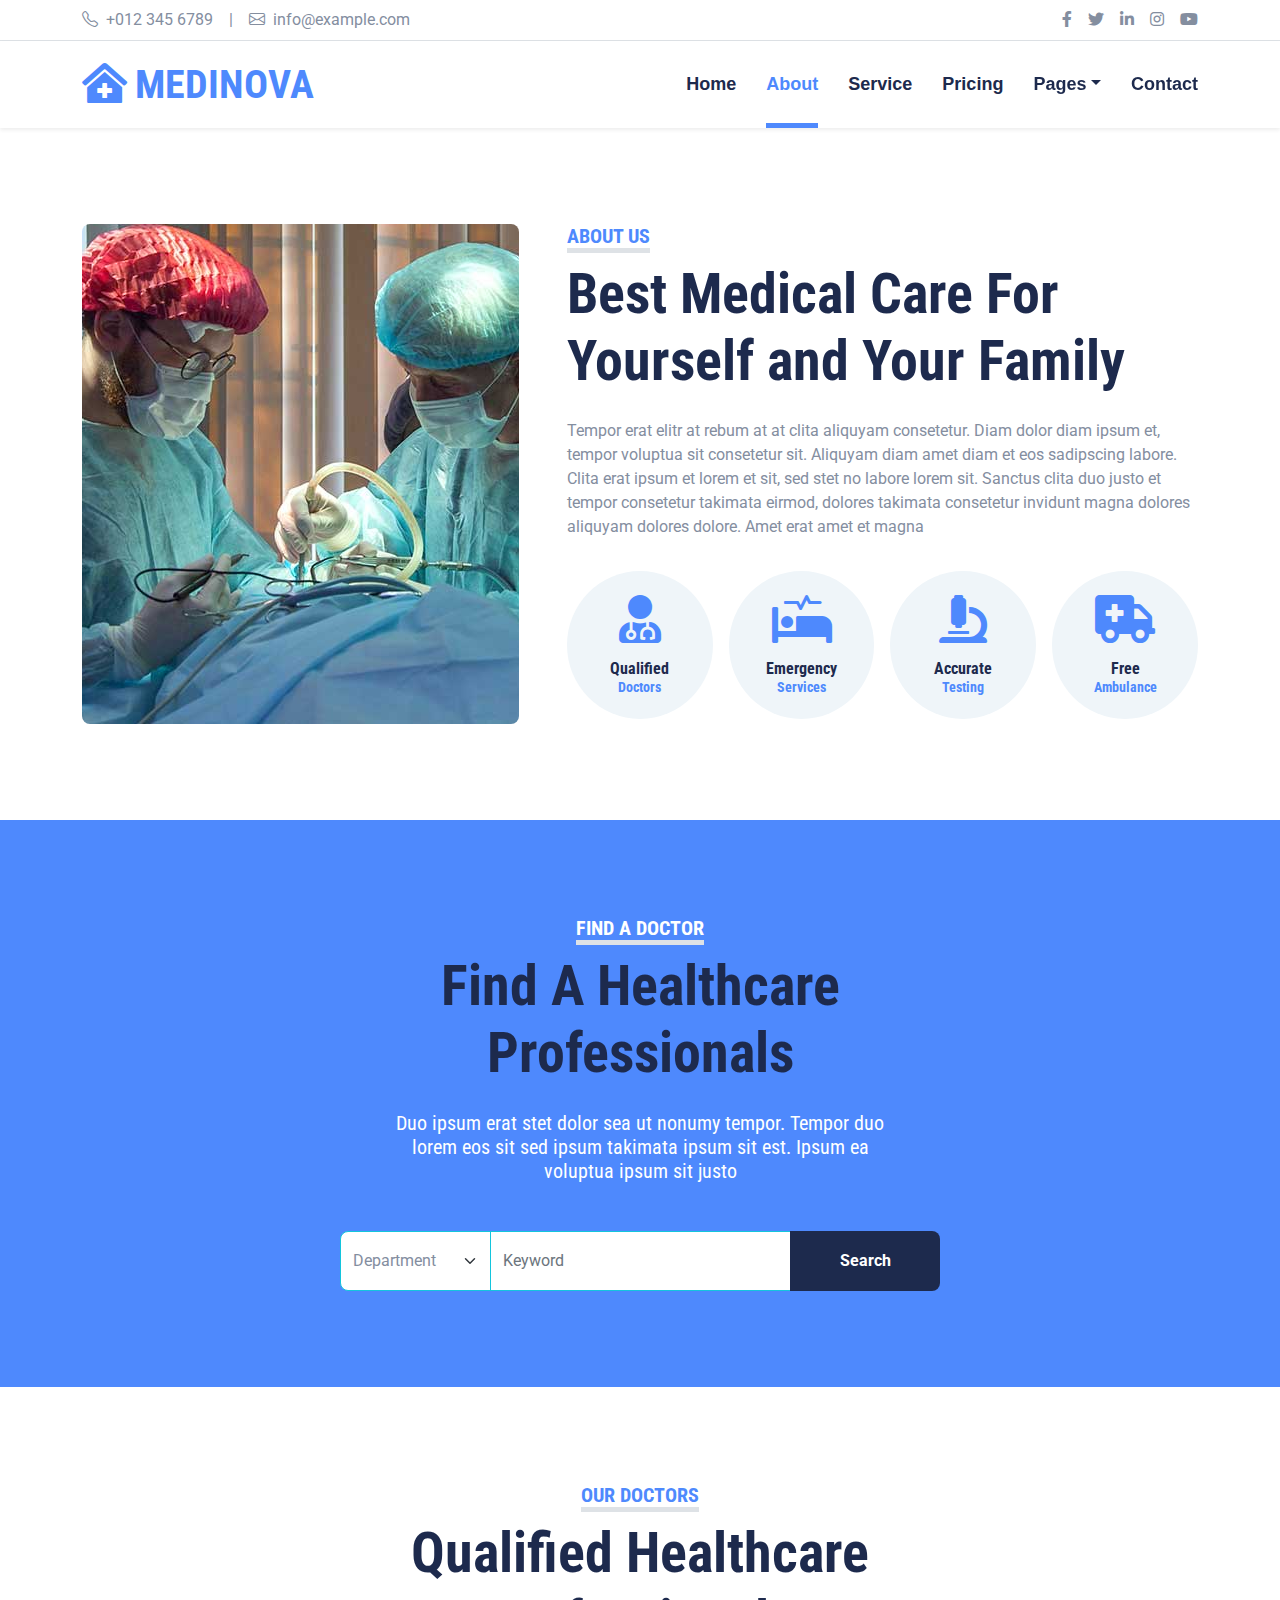
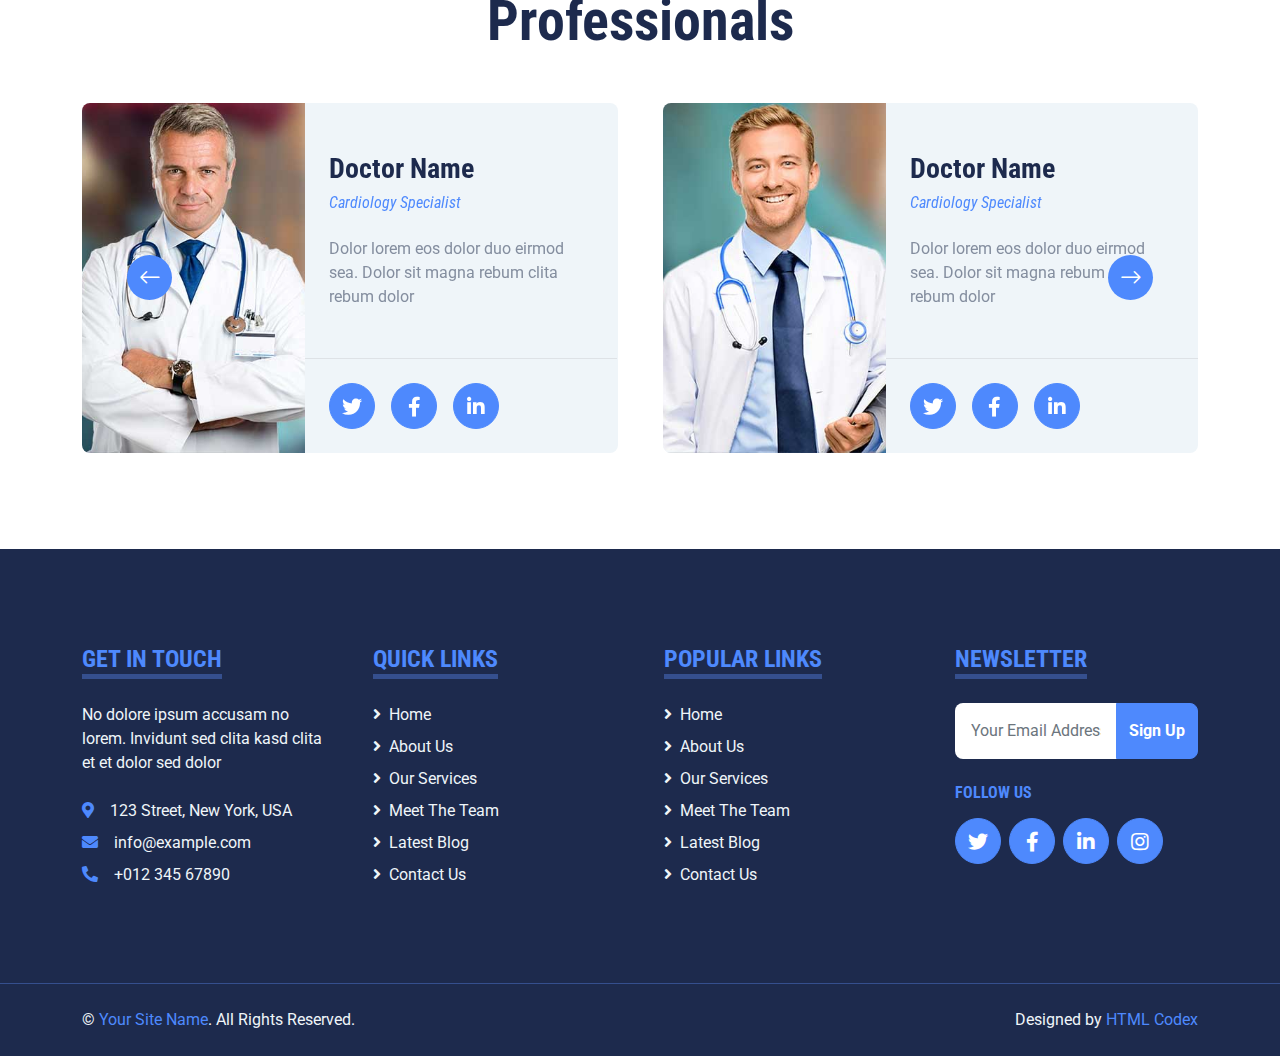
<file: hospital-website-template/about.html>
<!DOCTYPE html>
<html lang="en">

<head>
    <meta charset="utf-8">
    <title>MEDINOVA - Hospital Website Template</title>
    <meta content="width=device-width, initial-scale=1.0" name="viewport">
    <meta content="Free HTML Templates" name="keywords">
    <meta content="Free HTML Templates" name="description">

    <!-- Favicon -->
    <link href="img/favicon.ico" rel="icon">

    <!-- Google Web Fonts -->
    <link rel="preconnect" href="https://fonts.gstatic.com">
    <link href="https://fonts.googleapis.com/css2?family=Roboto+Condensed:wght@400;700&family=Roboto:wght@400;700&display=swap" rel="stylesheet">  

    <!-- Icon Font Stylesheet -->
    <link href="https://cdnjs.cloudflare.com/ajax/libs/font-awesome/5.15.0/css/all.min.css" rel="stylesheet">
    <link href="https://cdn.jsdelivr.net/npm/bootstrap-icons@1.4.1/font/bootstrap-icons.css" rel="stylesheet">

    <!-- Libraries Stylesheet -->
    <link href="lib/owlcarousel/assets/owl.carousel.min.css" rel="stylesheet">
    <link href="lib/tempusdominus/css/tempusdominus-bootstrap-4.min.css" rel="stylesheet" />

    <!-- Customized Bootstrap Stylesheet -->
    <link href="css/bootstrap.min.css" rel="stylesheet">

    <!-- Template Stylesheet -->
    <link href="css/style.css" rel="stylesheet">
</head>

<body>
    <!-- Topbar Start -->
    <div class="container-fluid py-2 border-bottom d-none d-lg-block">
        <div class="container">
            <div class="row">
                <div class="col-md-6 text-center text-lg-start mb-2 mb-lg-0">
                    <div class="d-inline-flex align-items-center">
                        <a class="text-decoration-none text-body pe-3" href=""><i class="bi bi-telephone me-2"></i>+012 345 6789</a>
                        <span class="text-body">|</span>
                        <a class="text-decoration-none text-body px-3" href=""><i class="bi bi-envelope me-2"></i>info@example.com</a>
                    </div>
                </div>
                <div class="col-md-6 text-center text-lg-end">
                    <div class="d-inline-flex align-items-center">
                        <a class="text-body px-2" href="">
                            <i class="fab fa-facebook-f"></i>
                        </a>
                        <a class="text-body px-2" href="">
                            <i class="fab fa-twitter"></i>
                        </a>
                        <a class="text-body px-2" href="">
                            <i class="fab fa-linkedin-in"></i>
                        </a>
                        <a class="text-body px-2" href="">
                            <i class="fab fa-instagram"></i>
                        </a>
                        <a class="text-body ps-2" href="">
                            <i class="fab fa-youtube"></i>
                        </a>
                    </div>
                </div>
            </div>
        </div>
    </div>
    <!-- Topbar End -->


    <!-- Navbar Start -->
    <div class="container-fluid sticky-top bg-white shadow-sm mb-5">
        <div class="container">
            <nav class="navbar navbar-expand-lg bg-white navbar-light py-3 py-lg-0">
                <a href="index.html" class="navbar-brand">
                    <h1 class="m-0 text-uppercase text-primary"><i class="fa fa-clinic-medical me-2"></i>Medinova</h1>
                </a>
                <button class="navbar-toggler" type="button" data-bs-toggle="collapse" data-bs-target="#navbarCollapse">
                    <span class="navbar-toggler-icon"></span>
                </button>
                <div class="collapse navbar-collapse" id="navbarCollapse">
                    <div class="navbar-nav ms-auto py-0">
                        <a href="index.html" class="nav-item nav-link">Home</a>
                        <a href="about.html" class="nav-item nav-link active">About</a>
                        <a href="service.html" class="nav-item nav-link">Service</a>
                        <a href="price.html" class="nav-item nav-link">Pricing</a>
                        <div class="nav-item dropdown">
                            <a href="#" class="nav-link dropdown-toggle" data-bs-toggle="dropdown">Pages</a>
                            <div class="dropdown-menu m-0">
                                <a href="blog.html" class="dropdown-item">Blog Grid</a>
                                <a href="detail.html" class="dropdown-item">Blog Detail</a>
                                <a href="team.html" class="dropdown-item">The Team</a>
                                <a href="testimonial.html" class="dropdown-item">Testimonial</a>
                                <a href="appointment.html" class="dropdown-item">Appointment</a>
                                <a href="search.html" class="dropdown-item">Search</a>
                            </div>
                        </div>
                        <a href="contact.html" class="nav-item nav-link">Contact</a>
                    </div>
                </div>
            </nav>
        </div>
    </div>
    <!-- Navbar End -->


    <!-- About Start -->
    <div class="container-fluid py-5">
        <div class="container">
            <div class="row gx-5">
                <div class="col-lg-5 mb-5 mb-lg-0" style="min-height: 500px;">
                    <div class="position-relative h-100">
                        <img class="position-absolute w-100 h-100 rounded" src="img/about.jpg" style="object-fit: cover;">
                    </div>
                </div>
                <div class="col-lg-7">
                    <div class="mb-4">
                        <h5 class="d-inline-block text-primary text-uppercase border-bottom border-5">About Us</h5>
                        <h1 class="display-4">Best Medical Care For Yourself and Your Family</h1>
                    </div>
                    <p>Tempor erat elitr at rebum at at clita aliquyam consetetur. Diam dolor diam ipsum et, tempor voluptua sit consetetur sit. Aliquyam diam amet diam et eos sadipscing labore. Clita erat ipsum et lorem et sit, sed stet no labore lorem sit. Sanctus clita duo justo et tempor consetetur takimata eirmod, dolores takimata consetetur invidunt magna dolores aliquyam dolores dolore. Amet erat amet et magna</p>
                    <div class="row g-3 pt-3">
                        <div class="col-sm-3 col-6">
                            <div class="bg-light text-center rounded-circle py-4">
                                <i class="fa fa-3x fa-user-md text-primary mb-3"></i>
                                <h6 class="mb-0">Qualified<small class="d-block text-primary">Doctors</small></h6>
                            </div>
                        </div>
                        <div class="col-sm-3 col-6">
                            <div class="bg-light text-center rounded-circle py-4">
                                <i class="fa fa-3x fa-procedures text-primary mb-3"></i>
                                <h6 class="mb-0">Emergency<small class="d-block text-primary">Services</small></h6>
                            </div>
                        </div>
                        <div class="col-sm-3 col-6">
                            <div class="bg-light text-center rounded-circle py-4">
                                <i class="fa fa-3x fa-microscope text-primary mb-3"></i>
                                <h6 class="mb-0">Accurate<small class="d-block text-primary">Testing</small></h6>
                            </div>
                        </div>
                        <div class="col-sm-3 col-6">
                            <div class="bg-light text-center rounded-circle py-4">
                                <i class="fa fa-3x fa-ambulance text-primary mb-3"></i>
                                <h6 class="mb-0">Free<small class="d-block text-primary">Ambulance</small></h6>
                            </div>
                        </div>
                    </div>
                </div>
            </div>
        </div>
    </div>
    <!-- About End -->


    <!-- Search Start -->
    <div class="container-fluid bg-primary my-5 py-5">
        <div class="container py-5">
            <div class="text-center mx-auto mb-5" style="max-width: 500px;">
                <h5 class="d-inline-block text-white text-uppercase border-bottom border-5">Find A Doctor</h5>
                <h1 class="display-4 mb-4">Find A Healthcare Professionals</h1>
                <h5 class="text-white fw-normal">Duo ipsum erat stet dolor sea ut nonumy tempor. Tempor duo lorem eos sit sed ipsum takimata ipsum sit est. Ipsum ea voluptua ipsum sit justo</h5>
            </div>
            <div class="mx-auto" style="width: 100%; max-width: 600px;">
                <div class="input-group">
                    <select class="form-select border-primary w-25" style="height: 60px;">
                        <option selected>Department</option>
                        <option value="1">Department 1</option>
                        <option value="2">Department 2</option>
                        <option value="3">Department 3</option>
                    </select>
                    <input type="text" class="form-control border-primary w-50" placeholder="Keyword">
                    <button class="btn btn-dark border-0 w-25">Search</button>
                </div>
            </div>
        </div>
    </div>
    <!-- Search End -->


    <!-- Team Start -->
    <div class="container-fluid py-5">
        <div class="container">
            <div class="text-center mx-auto mb-5" style="max-width: 500px;">
                <h5 class="d-inline-block text-primary text-uppercase border-bottom border-5">Our Doctors</h5>
                <h1 class="display-4">Qualified Healthcare Professionals</h1>
            </div>
            <div class="owl-carousel team-carousel position-relative">
                <div class="team-item">
                    <div class="row g-0 bg-light rounded overflow-hidden">
                        <div class="col-12 col-sm-5 h-100">
                            <img class="img-fluid h-100" src="img/team-1.jpg" style="object-fit: cover;">
                        </div>
                        <div class="col-12 col-sm-7 h-100 d-flex flex-column">
                            <div class="mt-auto p-4">
                                <h3>Doctor Name</h3>
                                <h6 class="fw-normal fst-italic text-primary mb-4">Cardiology Specialist</h6>
                                <p class="m-0">Dolor lorem eos dolor duo eirmod sea. Dolor sit magna rebum clita rebum dolor</p>
                            </div>
                            <div class="d-flex mt-auto border-top p-4">
                                <a class="btn btn-lg btn-primary btn-lg-square rounded-circle me-3" href="#"><i class="fab fa-twitter"></i></a>
                                <a class="btn btn-lg btn-primary btn-lg-square rounded-circle me-3" href="#"><i class="fab fa-facebook-f"></i></a>
                                <a class="btn btn-lg btn-primary btn-lg-square rounded-circle" href="#"><i class="fab fa-linkedin-in"></i></a>
                            </div>
                        </div>
                    </div>
                </div>
                <div class="team-item">
                    <div class="row g-0 bg-light rounded overflow-hidden">
                        <div class="col-12 col-sm-5 h-100">
                            <img class="img-fluid h-100" src="img/team-2.jpg" style="object-fit: cover;">
                        </div>
                        <div class="col-12 col-sm-7 h-100 d-flex flex-column">
                            <div class="mt-auto p-4">
                                <h3>Doctor Name</h3>
                                <h6 class="fw-normal fst-italic text-primary mb-4">Cardiology Specialist</h6>
                                <p class="m-0">Dolor lorem eos dolor duo eirmod sea. Dolor sit magna rebum clita rebum dolor</p>
                            </div>
                            <div class="d-flex mt-auto border-top p-4">
                                <a class="btn btn-lg btn-primary btn-lg-square rounded-circle me-3" href="#"><i class="fab fa-twitter"></i></a>
                                <a class="btn btn-lg btn-primary btn-lg-square rounded-circle me-3" href="#"><i class="fab fa-facebook-f"></i></a>
                                <a class="btn btn-lg btn-primary btn-lg-square rounded-circle" href="#"><i class="fab fa-linkedin-in"></i></a>
                            </div>
                        </div>
                    </div>
                </div>
                <div class="team-item">
                    <div class="row g-0 bg-light rounded overflow-hidden">
                        <div class="col-12 col-sm-5 h-100">
                            <img class="img-fluid h-100" src="img/team-3.jpg" style="object-fit: cover;">
                        </div>
                        <div class="col-12 col-sm-7 h-100 d-flex flex-column">
                            <div class="mt-auto p-4">
                                <h3>Doctor Name</h3>
                                <h6 class="fw-normal fst-italic text-primary mb-4">Cardiology Specialist</h6>
                                <p class="m-0">Dolor lorem eos dolor duo eirmod sea. Dolor sit magna rebum clita rebum dolor</p>
                            </div>
                            <div class="d-flex mt-auto border-top p-4">
                                <a class="btn btn-lg btn-primary btn-lg-square rounded-circle me-3" href="#"><i class="fab fa-twitter"></i></a>
                                <a class="btn btn-lg btn-primary btn-lg-square rounded-circle me-3" href="#"><i class="fab fa-facebook-f"></i></a>
                                <a class="btn btn-lg btn-primary btn-lg-square rounded-circle" href="#"><i class="fab fa-linkedin-in"></i></a>
                            </div>
                        </div>
                    </div>
                </div>
            </div>
        </div>
    </div>
    <!-- Team End -->


    <!-- Footer Start -->
    <div class="container-fluid bg-dark text-light mt-5 py-5">
        <div class="container py-5">
            <div class="row g-5">
                <div class="col-lg-3 col-md-6">
                    <h4 class="d-inline-block text-primary text-uppercase border-bottom border-5 border-secondary mb-4">Get In Touch</h4>
                    <p class="mb-4">No dolore ipsum accusam no lorem. Invidunt sed clita kasd clita et et dolor sed dolor</p>
                    <p class="mb-2"><i class="fa fa-map-marker-alt text-primary me-3"></i>123 Street, New York, USA</p>
                    <p class="mb-2"><i class="fa fa-envelope text-primary me-3"></i>info@example.com</p>
                    <p class="mb-0"><i class="fa fa-phone-alt text-primary me-3"></i>+012 345 67890</p>
                </div>
                <div class="col-lg-3 col-md-6">
                    <h4 class="d-inline-block text-primary text-uppercase border-bottom border-5 border-secondary mb-4">Quick Links</h4>
                    <div class="d-flex flex-column justify-content-start">
                        <a class="text-light mb-2" href="#"><i class="fa fa-angle-right me-2"></i>Home</a>
                        <a class="text-light mb-2" href="#"><i class="fa fa-angle-right me-2"></i>About Us</a>
                        <a class="text-light mb-2" href="#"><i class="fa fa-angle-right me-2"></i>Our Services</a>
                        <a class="text-light mb-2" href="#"><i class="fa fa-angle-right me-2"></i>Meet The Team</a>
                        <a class="text-light mb-2" href="#"><i class="fa fa-angle-right me-2"></i>Latest Blog</a>
                        <a class="text-light" href="#"><i class="fa fa-angle-right me-2"></i>Contact Us</a>
                    </div>
                </div>
                <div class="col-lg-3 col-md-6">
                    <h4 class="d-inline-block text-primary text-uppercase border-bottom border-5 border-secondary mb-4">Popular Links</h4>
                    <div class="d-flex flex-column justify-content-start">
                        <a class="text-light mb-2" href="#"><i class="fa fa-angle-right me-2"></i>Home</a>
                        <a class="text-light mb-2" href="#"><i class="fa fa-angle-right me-2"></i>About Us</a>
                        <a class="text-light mb-2" href="#"><i class="fa fa-angle-right me-2"></i>Our Services</a>
                        <a class="text-light mb-2" href="#"><i class="fa fa-angle-right me-2"></i>Meet The Team</a>
                        <a class="text-light mb-2" href="#"><i class="fa fa-angle-right me-2"></i>Latest Blog</a>
                        <a class="text-light" href="#"><i class="fa fa-angle-right me-2"></i>Contact Us</a>
                    </div>
                </div>
                <div class="col-lg-3 col-md-6">
                    <h4 class="d-inline-block text-primary text-uppercase border-bottom border-5 border-secondary mb-4">Newsletter</h4>
                    <form action="">
                        <div class="input-group">
                            <input type="text" class="form-control p-3 border-0" placeholder="Your Email Address">
                            <button class="btn btn-primary">Sign Up</button>
                        </div>
                    </form>
                    <h6 class="text-primary text-uppercase mt-4 mb-3">Follow Us</h6>
                    <div class="d-flex">
                        <a class="btn btn-lg btn-primary btn-lg-square rounded-circle me-2" href="#"><i class="fab fa-twitter"></i></a>
                        <a class="btn btn-lg btn-primary btn-lg-square rounded-circle me-2" href="#"><i class="fab fa-facebook-f"></i></a>
                        <a class="btn btn-lg btn-primary btn-lg-square rounded-circle me-2" href="#"><i class="fab fa-linkedin-in"></i></a>
                        <a class="btn btn-lg btn-primary btn-lg-square rounded-circle" href="#"><i class="fab fa-instagram"></i></a>
                    </div>
                </div>
            </div>
        </div>
    </div>
    <div class="container-fluid bg-dark text-light border-top border-secondary py-4">
        <div class="container">
            <div class="row g-5">
                <div class="col-md-6 text-center text-md-start">
                    <p class="mb-md-0">&copy; <a class="text-primary" href="#">Your Site Name</a>. All Rights Reserved.</p>
                </div>
                <div class="col-md-6 text-center text-md-end">
                    <p class="mb-0">Designed by <a class="text-primary" href="https://htmlcodex.com">HTML Codex</a></p>
                </div>
            </div>
        </div>
    </div>
    <!-- Footer End -->


    <!-- Back to Top -->
    <a href="#" class="btn btn-lg btn-primary btn-lg-square back-to-top"><i class="bi bi-arrow-up"></i></a>


    <!-- JavaScript Libraries -->
    <script src="https://code.jquery.com/jquery-3.4.1.min.js"></script>
    <script src="https://cdn.jsdelivr.net/npm/bootstrap@5.0.0/dist/js/bootstrap.bundle.min.js"></script>
    <script src="lib/easing/easing.min.js"></script>
    <script src="lib/waypoints/waypoints.min.js"></script>
    <script src="lib/owlcarousel/owl.carousel.min.js"></script>
    <script src="lib/tempusdominus/js/moment.min.js"></script>
    <script src="lib/tempusdominus/js/moment-timezone.min.js"></script>
    <script src="lib/tempusdominus/js/tempusdominus-bootstrap-4.min.js"></script>

    <!-- Template Javascript -->
    <script src="js/main.js"></script>
</body>

</html>
</file>
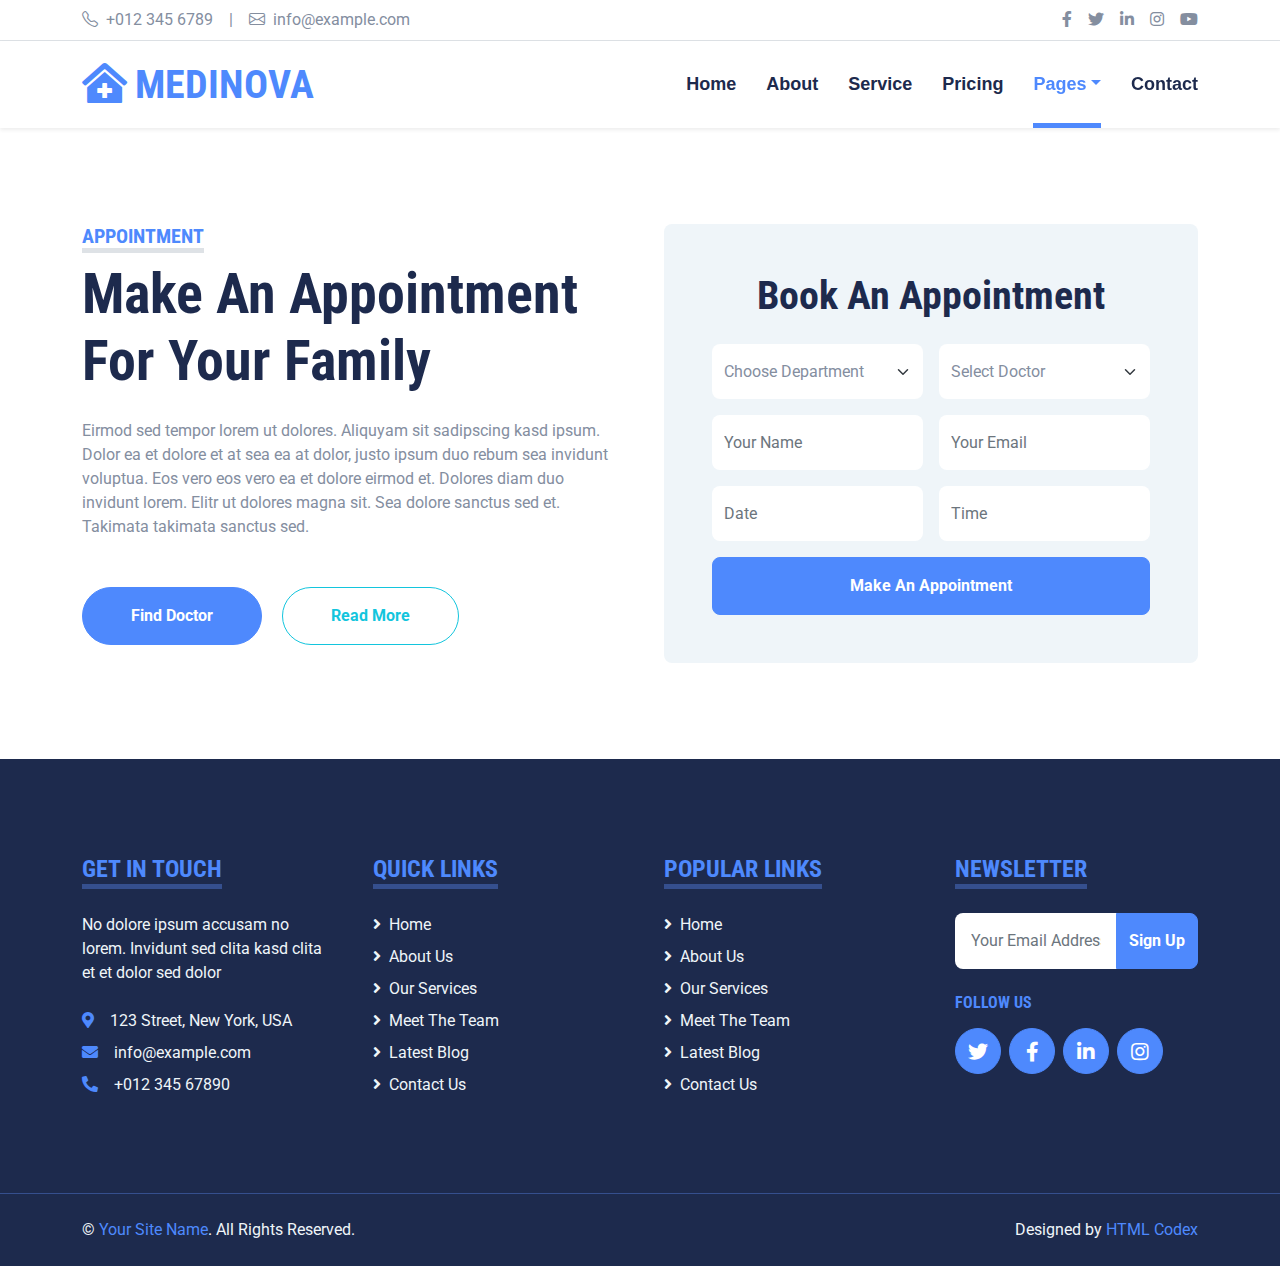
<file: hospital-website-template/appointment.html>
<!DOCTYPE html>
<html lang="en">

<head>
    <meta charset="utf-8">
    <title>MEDINOVA - Hospital Website Template</title>
    <meta content="width=device-width, initial-scale=1.0" name="viewport">
    <meta content="Free HTML Templates" name="keywords">
    <meta content="Free HTML Templates" name="description">

    <!-- Favicon -->
    <link href="img/favicon.ico" rel="icon">

    <!-- Google Web Fonts -->
    <link rel="preconnect" href="https://fonts.gstatic.com">
    <link href="https://fonts.googleapis.com/css2?family=Roboto+Condensed:wght@400;700&family=Roboto:wght@400;700&display=swap" rel="stylesheet">  

    <!-- Icon Font Stylesheet -->
    <link href="https://cdnjs.cloudflare.com/ajax/libs/font-awesome/5.15.0/css/all.min.css" rel="stylesheet">
    <link href="https://cdn.jsdelivr.net/npm/bootstrap-icons@1.4.1/font/bootstrap-icons.css" rel="stylesheet">

    <!-- Libraries Stylesheet -->
    <link href="lib/owlcarousel/assets/owl.carousel.min.css" rel="stylesheet">
    <link href="lib/tempusdominus/css/tempusdominus-bootstrap-4.min.css" rel="stylesheet" />

    <!-- Customized Bootstrap Stylesheet -->
    <link href="css/bootstrap.min.css" rel="stylesheet">

    <!-- Template Stylesheet -->
    <link href="css/style.css" rel="stylesheet">
</head>

<body>
    <!-- Topbar Start -->
    <div class="container-fluid py-2 border-bottom d-none d-lg-block">
        <div class="container">
            <div class="row">
                <div class="col-md-6 text-center text-lg-start mb-2 mb-lg-0">
                    <div class="d-inline-flex align-items-center">
                        <a class="text-decoration-none text-body pe-3" href=""><i class="bi bi-telephone me-2"></i>+012 345 6789</a>
                        <span class="text-body">|</span>
                        <a class="text-decoration-none text-body px-3" href=""><i class="bi bi-envelope me-2"></i>info@example.com</a>
                    </div>
                </div>
                <div class="col-md-6 text-center text-lg-end">
                    <div class="d-inline-flex align-items-center">
                        <a class="text-body px-2" href="">
                            <i class="fab fa-facebook-f"></i>
                        </a>
                        <a class="text-body px-2" href="">
                            <i class="fab fa-twitter"></i>
                        </a>
                        <a class="text-body px-2" href="">
                            <i class="fab fa-linkedin-in"></i>
                        </a>
                        <a class="text-body px-2" href="">
                            <i class="fab fa-instagram"></i>
                        </a>
                        <a class="text-body ps-2" href="">
                            <i class="fab fa-youtube"></i>
                        </a>
                    </div>
                </div>
            </div>
        </div>
    </div>
    <!-- Topbar End -->


    <!-- Navbar Start -->
    <div class="container-fluid sticky-top bg-white shadow-sm mb-5">
        <div class="container">
            <nav class="navbar navbar-expand-lg bg-white navbar-light py-3 py-lg-0">
                <a href="index.html" class="navbar-brand">
                    <h1 class="m-0 text-uppercase text-primary"><i class="fa fa-clinic-medical me-2"></i>Medinova</h1>
                </a>
                <button class="navbar-toggler" type="button" data-bs-toggle="collapse" data-bs-target="#navbarCollapse">
                    <span class="navbar-toggler-icon"></span>
                </button>
                <div class="collapse navbar-collapse" id="navbarCollapse">
                    <div class="navbar-nav ms-auto py-0">
                        <a href="index.html" class="nav-item nav-link">Home</a>
                        <a href="about.html" class="nav-item nav-link">About</a>
                        <a href="service.html" class="nav-item nav-link">Service</a>
                        <a href="price.html" class="nav-item nav-link">Pricing</a>
                        <div class="nav-item dropdown">
                            <a href="#" class="nav-link dropdown-toggle active" data-bs-toggle="dropdown">Pages</a>
                            <div class="dropdown-menu m-0">
                                <a href="blog.html" class="dropdown-item">Blog Grid</a>
                                <a href="detail.html" class="dropdown-item">Blog Detail</a>
                                <a href="team.html" class="dropdown-item">The Team</a>
                                <a href="testimonial.html" class="dropdown-item">Testimonial</a>
                                <a href="appointment.html" class="dropdown-item active">Appointment</a>
                                <a href="search.html" class="dropdown-item">Search</a>
                            </div>
                        </div>
                        <a href="contact.html" class="nav-item nav-link">Contact</a>
                    </div>
                </div>
            </nav>
        </div>
    </div>
    <!-- Navbar End -->


    <!-- Appointment Start -->
    <div class="container-fluid py-5">
        <div class="container">
            <div class="row gx-5">
                <div class="col-lg-6 mb-5 mb-lg-0">
                    <div class="mb-4">
                        <h5 class="d-inline-block text-primary text-uppercase border-bottom border-5">Appointment</h5>
                        <h1 class="display-4">Make An Appointment For Your Family</h1>
                    </div>
                    <p class="mb-5">Eirmod sed tempor lorem ut dolores. Aliquyam sit sadipscing kasd ipsum. Dolor ea et dolore et at sea ea at dolor, justo ipsum duo rebum sea invidunt voluptua. Eos vero eos vero ea et dolore eirmod et. Dolores diam duo invidunt lorem. Elitr ut dolores magna sit. Sea dolore sanctus sed et. Takimata takimata sanctus sed.</p>
                    <a class="btn btn-primary rounded-pill py-3 px-5 me-3" href="">Find Doctor</a>
                    <a class="btn btn-outline-primary rounded-pill py-3 px-5" href="">Read More</a>
                </div>
                <div class="col-lg-6">
                    <div class="bg-light text-center rounded p-5">
                        <h1 class="mb-4">Book An Appointment</h1>
                        <form>
                            <div class="row g-3">
                                <div class="col-12 col-sm-6">
                                    <select class="form-select bg-white border-0" style="height: 55px;">
                                        <option selected>Choose Department</option>
                                        <option value="1">Department 1</option>
                                        <option value="2">Department 2</option>
                                        <option value="3">Department 3</option>
                                    </select>
                                </div>
                                <div class="col-12 col-sm-6">
                                    <select class="form-select bg-white border-0" style="height: 55px;">
                                        <option selected>Select Doctor</option>
                                        <option value="1">Doctor 1</option>
                                        <option value="2">Doctor 2</option>
                                        <option value="3">Doctor 3</option>
                                    </select>
                                </div>
                                <div class="col-12 col-sm-6">
                                    <input type="text" class="form-control bg-white border-0" placeholder="Your Name" style="height: 55px;">
                                </div>
                                <div class="col-12 col-sm-6">
                                    <input type="email" class="form-control bg-white border-0" placeholder="Your Email" style="height: 55px;">
                                </div>
                                <div class="col-12 col-sm-6">
                                    <div class="date" id="date" data-target-input="nearest">
                                        <input type="text"
                                            class="form-control bg-white border-0 datetimepicker-input"
                                            placeholder="Date" data-target="#date" data-toggle="datetimepicker" style="height: 55px;">
                                    </div>
                                </div>
                                <div class="col-12 col-sm-6">
                                    <div class="time" id="time" data-target-input="nearest">
                                        <input type="text"
                                            class="form-control bg-white border-0 datetimepicker-input"
                                            placeholder="Time" data-target="#time" data-toggle="datetimepicker" style="height: 55px;">
                                    </div>
                                </div>
                                <div class="col-12">
                                    <button class="btn btn-primary w-100 py-3" type="submit">Make An Appointment</button>
                                </div>
                            </div>
                        </form>
                    </div>
                </div>
            </div>
        </div>
    </div>
    <!-- Appointment End -->


    <!-- Footer Start -->
    <div class="container-fluid bg-dark text-light mt-5 py-5">
        <div class="container py-5">
            <div class="row g-5">
                <div class="col-lg-3 col-md-6">
                    <h4 class="d-inline-block text-primary text-uppercase border-bottom border-5 border-secondary mb-4">Get In Touch</h4>
                    <p class="mb-4">No dolore ipsum accusam no lorem. Invidunt sed clita kasd clita et et dolor sed dolor</p>
                    <p class="mb-2"><i class="fa fa-map-marker-alt text-primary me-3"></i>123 Street, New York, USA</p>
                    <p class="mb-2"><i class="fa fa-envelope text-primary me-3"></i>info@example.com</p>
                    <p class="mb-0"><i class="fa fa-phone-alt text-primary me-3"></i>+012 345 67890</p>
                </div>
                <div class="col-lg-3 col-md-6">
                    <h4 class="d-inline-block text-primary text-uppercase border-bottom border-5 border-secondary mb-4">Quick Links</h4>
                    <div class="d-flex flex-column justify-content-start">
                        <a class="text-light mb-2" href="#"><i class="fa fa-angle-right me-2"></i>Home</a>
                        <a class="text-light mb-2" href="#"><i class="fa fa-angle-right me-2"></i>About Us</a>
                        <a class="text-light mb-2" href="#"><i class="fa fa-angle-right me-2"></i>Our Services</a>
                        <a class="text-light mb-2" href="#"><i class="fa fa-angle-right me-2"></i>Meet The Team</a>
                        <a class="text-light mb-2" href="#"><i class="fa fa-angle-right me-2"></i>Latest Blog</a>
                        <a class="text-light" href="#"><i class="fa fa-angle-right me-2"></i>Contact Us</a>
                    </div>
                </div>
                <div class="col-lg-3 col-md-6">
                    <h4 class="d-inline-block text-primary text-uppercase border-bottom border-5 border-secondary mb-4">Popular Links</h4>
                    <div class="d-flex flex-column justify-content-start">
                        <a class="text-light mb-2" href="#"><i class="fa fa-angle-right me-2"></i>Home</a>
                        <a class="text-light mb-2" href="#"><i class="fa fa-angle-right me-2"></i>About Us</a>
                        <a class="text-light mb-2" href="#"><i class="fa fa-angle-right me-2"></i>Our Services</a>
                        <a class="text-light mb-2" href="#"><i class="fa fa-angle-right me-2"></i>Meet The Team</a>
                        <a class="text-light mb-2" href="#"><i class="fa fa-angle-right me-2"></i>Latest Blog</a>
                        <a class="text-light" href="#"><i class="fa fa-angle-right me-2"></i>Contact Us</a>
                    </div>
                </div>
                <div class="col-lg-3 col-md-6">
                    <h4 class="d-inline-block text-primary text-uppercase border-bottom border-5 border-secondary mb-4">Newsletter</h4>
                    <form action="">
                        <div class="input-group">
                            <input type="text" class="form-control p-3 border-0" placeholder="Your Email Address">
                            <button class="btn btn-primary">Sign Up</button>
                        </div>
                    </form>
                    <h6 class="text-primary text-uppercase mt-4 mb-3">Follow Us</h6>
                    <div class="d-flex">
                        <a class="btn btn-lg btn-primary btn-lg-square rounded-circle me-2" href="#"><i class="fab fa-twitter"></i></a>
                        <a class="btn btn-lg btn-primary btn-lg-square rounded-circle me-2" href="#"><i class="fab fa-facebook-f"></i></a>
                        <a class="btn btn-lg btn-primary btn-lg-square rounded-circle me-2" href="#"><i class="fab fa-linkedin-in"></i></a>
                        <a class="btn btn-lg btn-primary btn-lg-square rounded-circle" href="#"><i class="fab fa-instagram"></i></a>
                    </div>
                </div>
            </div>
        </div>
    </div>
    <div class="container-fluid bg-dark text-light border-top border-secondary py-4">
        <div class="container">
            <div class="row g-5">
                <div class="col-md-6 text-center text-md-start">
                    <p class="mb-md-0">&copy; <a class="text-primary" href="#">Your Site Name</a>. All Rights Reserved.</p>
                </div>
                <div class="col-md-6 text-center text-md-end">
                    <p class="mb-0">Designed by <a class="text-primary" href="https://htmlcodex.com">HTML Codex</a></p>
                </div>
            </div>
        </div>
    </div>
    <!-- Footer End -->


    <!-- Back to Top -->
    <a href="#" class="btn btn-lg btn-primary btn-lg-square back-to-top"><i class="bi bi-arrow-up"></i></a>


    <!-- JavaScript Libraries -->
    <script src="https://code.jquery.com/jquery-3.4.1.min.js"></script>
    <script src="https://cdn.jsdelivr.net/npm/bootstrap@5.0.0/dist/js/bootstrap.bundle.min.js"></script>
    <script src="lib/easing/easing.min.js"></script>
    <script src="lib/waypoints/waypoints.min.js"></script>
    <script src="lib/owlcarousel/owl.carousel.min.js"></script>
    <script src="lib/tempusdominus/js/moment.min.js"></script>
    <script src="lib/tempusdominus/js/moment-timezone.min.js"></script>
    <script src="lib/tempusdominus/js/tempusdominus-bootstrap-4.min.js"></script>

    <!-- Template Javascript -->
    <script src="js/main.js"></script>
</body>

</html>
</file>
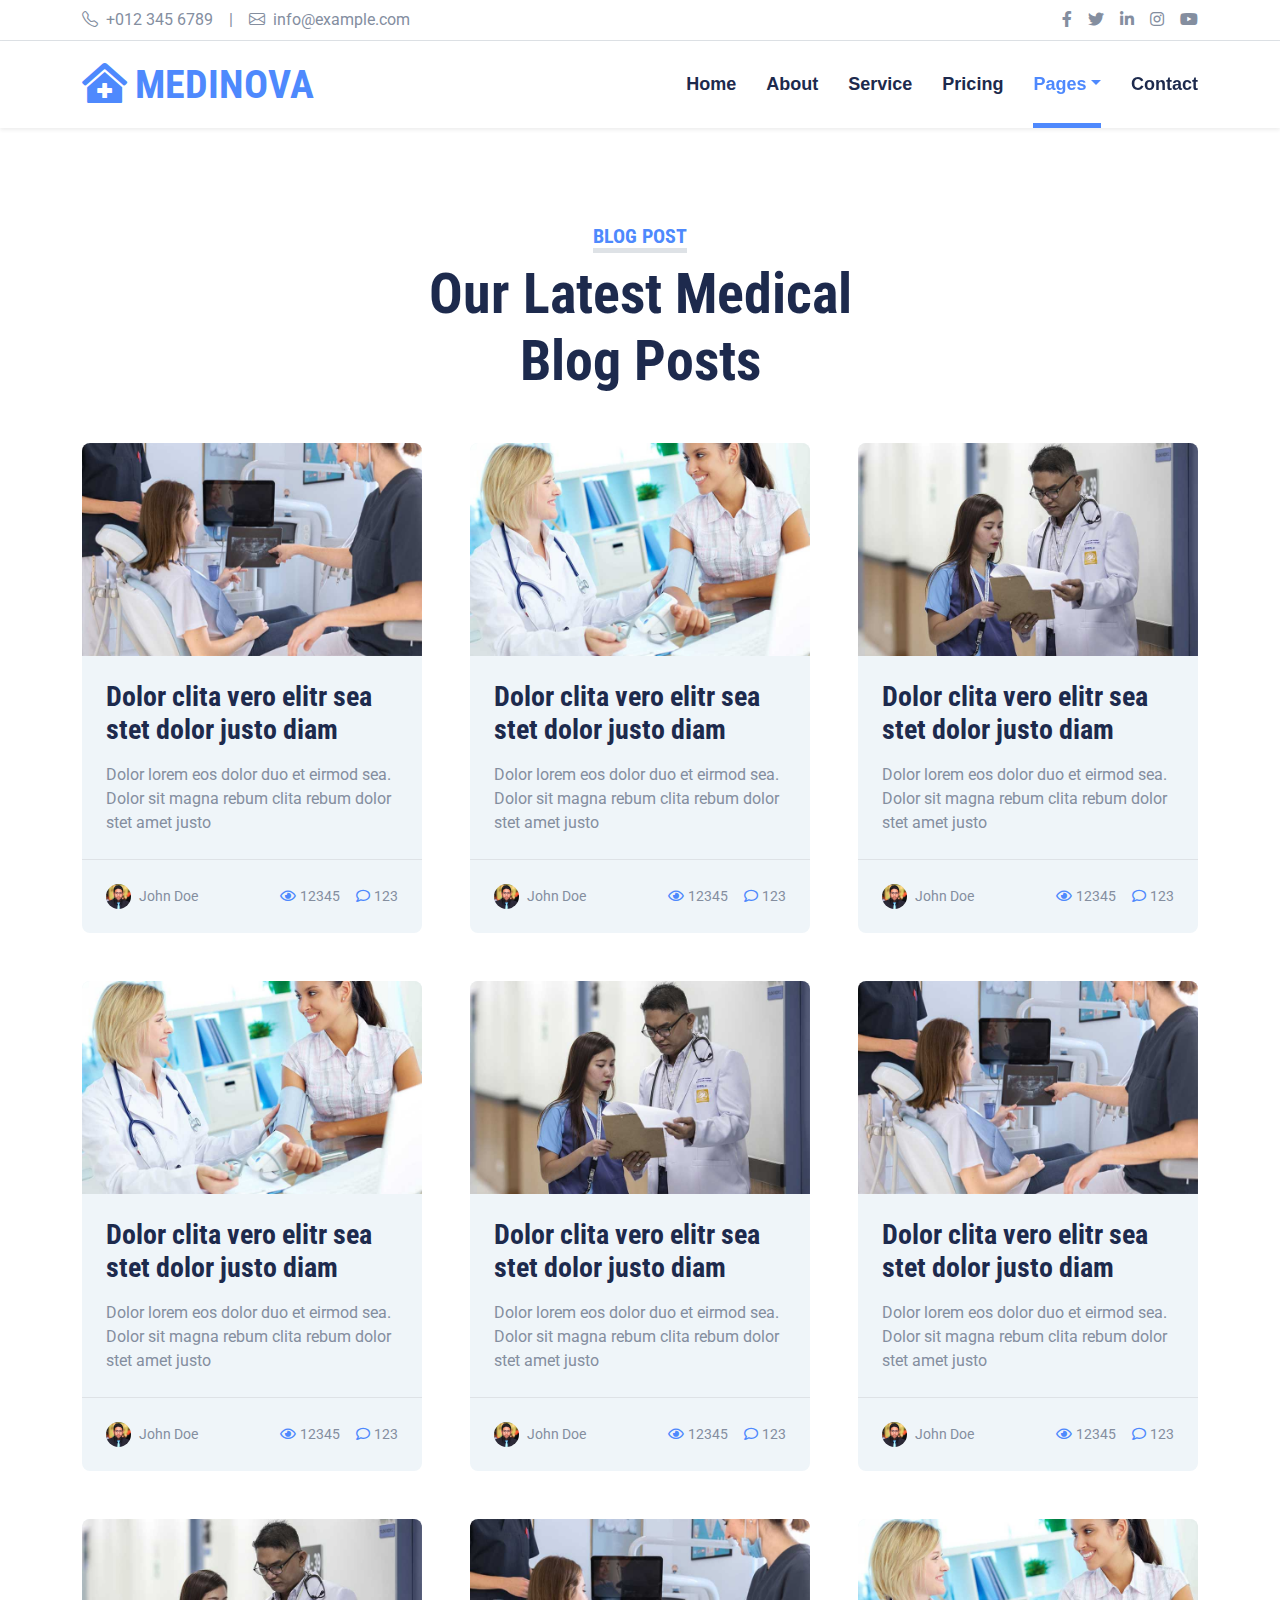
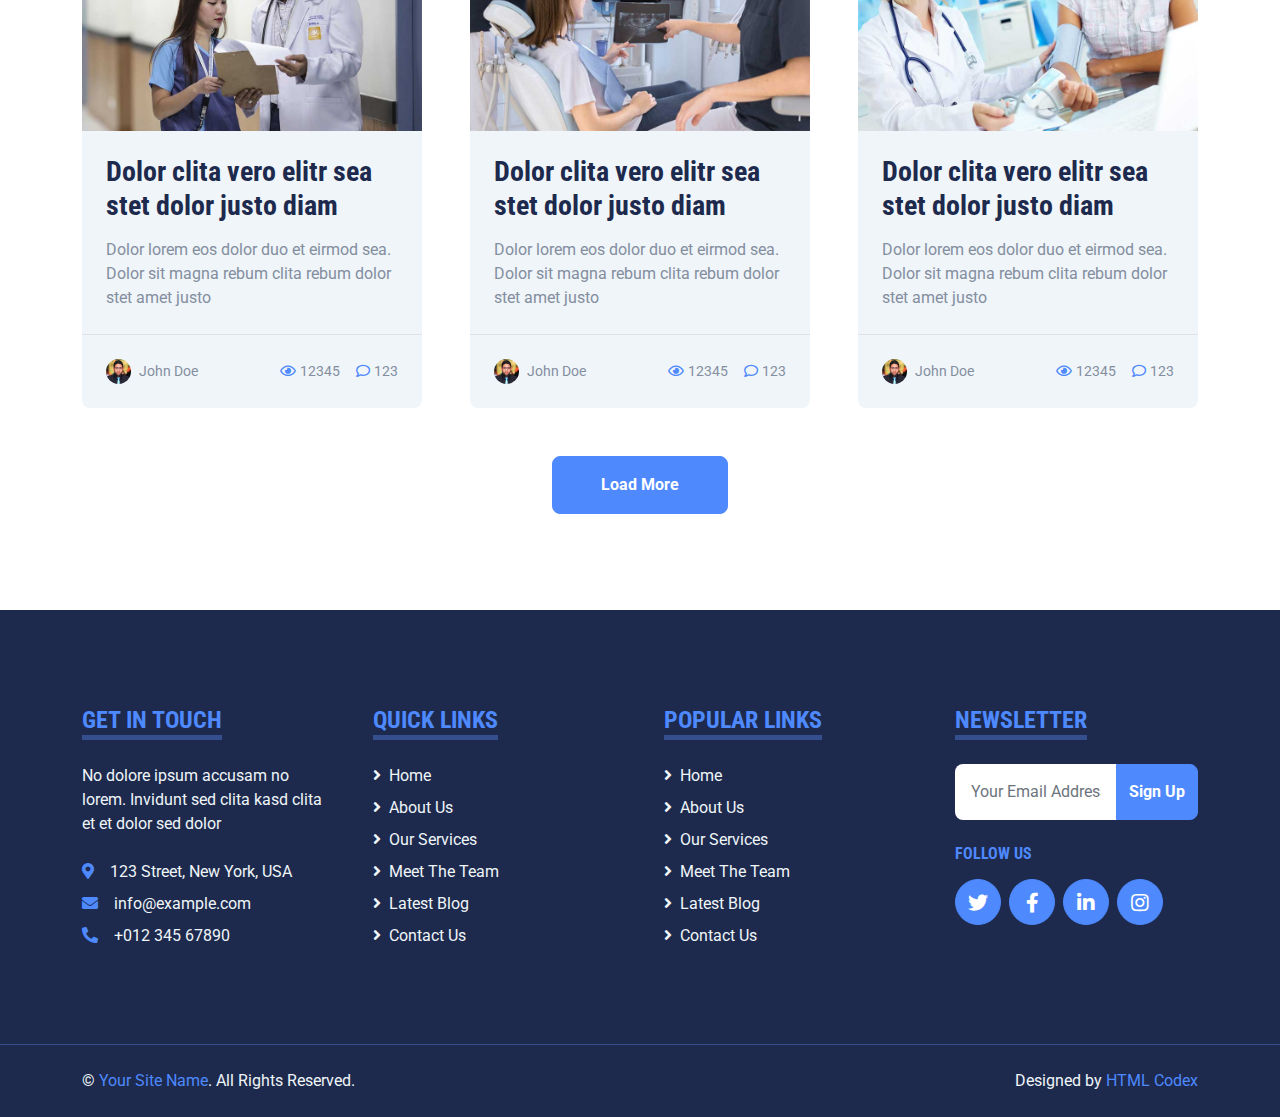
<file: hospital-website-template/blog.html>
<!DOCTYPE html>
<html lang="en">

<head>
    <meta charset="utf-8">
    <title>MEDINOVA - Hospital Website Template</title>
    <meta content="width=device-width, initial-scale=1.0" name="viewport">
    <meta content="Free HTML Templates" name="keywords">
    <meta content="Free HTML Templates" name="description">

    <!-- Favicon -->
    <link href="img/favicon.ico" rel="icon">

    <!-- Google Web Fonts -->
    <link rel="preconnect" href="https://fonts.gstatic.com">
    <link href="https://fonts.googleapis.com/css2?family=Roboto+Condensed:wght@400;700&family=Roboto:wght@400;700&display=swap" rel="stylesheet">  

    <!-- Icon Font Stylesheet -->
    <link href="https://cdnjs.cloudflare.com/ajax/libs/font-awesome/5.15.0/css/all.min.css" rel="stylesheet">
    <link href="https://cdn.jsdelivr.net/npm/bootstrap-icons@1.4.1/font/bootstrap-icons.css" rel="stylesheet">

    <!-- Libraries Stylesheet -->
    <link href="lib/owlcarousel/assets/owl.carousel.min.css" rel="stylesheet">
    <link href="lib/tempusdominus/css/tempusdominus-bootstrap-4.min.css" rel="stylesheet" />

    <!-- Customized Bootstrap Stylesheet -->
    <link href="css/bootstrap.min.css" rel="stylesheet">

    <!-- Template Stylesheet -->
    <link href="css/style.css" rel="stylesheet">
</head>

<body>
    <!-- Topbar Start -->
    <div class="container-fluid py-2 border-bottom d-none d-lg-block">
        <div class="container">
            <div class="row">
                <div class="col-md-6 text-center text-lg-start mb-2 mb-lg-0">
                    <div class="d-inline-flex align-items-center">
                        <a class="text-decoration-none text-body pe-3" href=""><i class="bi bi-telephone me-2"></i>+012 345 6789</a>
                        <span class="text-body">|</span>
                        <a class="text-decoration-none text-body px-3" href=""><i class="bi bi-envelope me-2"></i>info@example.com</a>
                    </div>
                </div>
                <div class="col-md-6 text-center text-lg-end">
                    <div class="d-inline-flex align-items-center">
                        <a class="text-body px-2" href="">
                            <i class="fab fa-facebook-f"></i>
                        </a>
                        <a class="text-body px-2" href="">
                            <i class="fab fa-twitter"></i>
                        </a>
                        <a class="text-body px-2" href="">
                            <i class="fab fa-linkedin-in"></i>
                        </a>
                        <a class="text-body px-2" href="">
                            <i class="fab fa-instagram"></i>
                        </a>
                        <a class="text-body ps-2" href="">
                            <i class="fab fa-youtube"></i>
                        </a>
                    </div>
                </div>
            </div>
        </div>
    </div>
    <!-- Topbar End -->


    <!-- Navbar Start -->
    <div class="container-fluid sticky-top bg-white shadow-sm mb-5">
        <div class="container">
            <nav class="navbar navbar-expand-lg bg-white navbar-light py-3 py-lg-0">
                <a href="index.html" class="navbar-brand">
                    <h1 class="m-0 text-uppercase text-primary"><i class="fa fa-clinic-medical me-2"></i>Medinova</h1>
                </a>
                <button class="navbar-toggler" type="button" data-bs-toggle="collapse" data-bs-target="#navbarCollapse">
                    <span class="navbar-toggler-icon"></span>
                </button>
                <div class="collapse navbar-collapse" id="navbarCollapse">
                    <div class="navbar-nav ms-auto py-0">
                        <a href="index.html" class="nav-item nav-link">Home</a>
                        <a href="about.html" class="nav-item nav-link">About</a>
                        <a href="service.html" class="nav-item nav-link">Service</a>
                        <a href="price.html" class="nav-item nav-link">Pricing</a>
                        <div class="nav-item dropdown">
                            <a href="#" class="nav-link dropdown-toggle active" data-bs-toggle="dropdown">Pages</a>
                            <div class="dropdown-menu m-0">
                                <a href="blog.html" class="dropdown-item active">Blog Grid</a>
                                <a href="detail.html" class="dropdown-item">Blog Detail</a>
                                <a href="team.html" class="dropdown-item">The Team</a>
                                <a href="testimonial.html" class="dropdown-item">Testimonial</a>
                                <a href="appointment.html" class="dropdown-item">Appointment</a>
                                <a href="search.html" class="dropdown-item">Search</a>
                            </div>
                        </div>
                        <a href="contact.html" class="nav-item nav-link">Contact</a>
                    </div>
                </div>
            </nav>
        </div>
    </div>
    <!-- Navbar End -->


    <!-- Blog Start -->
    <div class="container-fluid py-5">
        <div class="container">
            <div class="text-center mx-auto mb-5" style="max-width: 500px;">
                <h5 class="d-inline-block text-primary text-uppercase border-bottom border-5">Blog Post</h5>
                <h1 class="display-4">Our Latest Medical Blog Posts</h1>
            </div>
            <div class="row g-5">
                <div class="col-xl-4 col-lg-6">
                    <div class="bg-light rounded overflow-hidden">
                        <img class="img-fluid w-100" src="img/blog-1.jpg" alt="">
                        <div class="p-4">
                            <a class="h3 d-block mb-3" href="">Dolor clita vero elitr sea stet dolor justo  diam</a>
                            <p class="m-0">Dolor lorem eos dolor duo et eirmod sea. Dolor sit magna
                                rebum clita rebum dolor stet amet justo</p>
                        </div>
                        <div class="d-flex justify-content-between border-top p-4">
                            <div class="d-flex align-items-center">
                                <img class="rounded-circle me-2" src="img/user.jpg" width="25" height="25" alt="">
                                <small>John Doe</small>
                            </div>
                            <div class="d-flex align-items-center">
                                <small class="ms-3"><i class="far fa-eye text-primary me-1"></i>12345</small>
                                <small class="ms-3"><i class="far fa-comment text-primary me-1"></i>123</small>
                            </div>
                        </div>
                    </div>
                </div>
                <div class="col-xl-4 col-lg-6">
                    <div class="bg-light rounded overflow-hidden">
                        <img class="img-fluid w-100" src="img/blog-2.jpg" alt="">
                        <div class="p-4">
                            <a class="h3 d-block mb-3" href="">Dolor clita vero elitr sea stet dolor justo  diam</a>
                            <p class="m-0">Dolor lorem eos dolor duo et eirmod sea. Dolor sit magna
                                rebum clita rebum dolor stet amet justo</p>
                        </div>
                        <div class="d-flex justify-content-between border-top p-4">
                            <div class="d-flex align-items-center">
                                <img class="rounded-circle me-2" src="img/user.jpg" width="25" height="25" alt="">
                                <small>John Doe</small>
                            </div>
                            <div class="d-flex align-items-center">
                                <small class="ms-3"><i class="far fa-eye text-primary me-1"></i>12345</small>
                                <small class="ms-3"><i class="far fa-comment text-primary me-1"></i>123</small>
                            </div>
                        </div>
                    </div>
                </div>
                <div class="col-xl-4 col-lg-6">
                    <div class="bg-light rounded overflow-hidden">
                        <img class="img-fluid w-100" src="img/blog-3.jpg" alt="">
                        <div class="p-4">
                            <a class="h3 d-block mb-3" href="">Dolor clita vero elitr sea stet dolor justo  diam</a>
                            <p class="m-0">Dolor lorem eos dolor duo et eirmod sea. Dolor sit magna
                                rebum clita rebum dolor stet amet justo</p>
                        </div>
                        <div class="d-flex justify-content-between border-top p-4">
                            <div class="d-flex align-items-center">
                                <img class="rounded-circle me-2" src="img/user.jpg" width="25" height="25" alt="">
                                <small>John Doe</small>
                            </div>
                            <div class="d-flex align-items-center">
                                <small class="ms-3"><i class="far fa-eye text-primary me-1"></i>12345</small>
                                <small class="ms-3"><i class="far fa-comment text-primary me-1"></i>123</small>
                            </div>
                        </div>
                    </div>
                </div>
                <div class="col-xl-4 col-lg-6">
                    <div class="bg-light rounded overflow-hidden">
                        <img class="img-fluid w-100" src="img/blog-2.jpg" alt="">
                        <div class="p-4">
                            <a class="h3 d-block mb-3" href="">Dolor clita vero elitr sea stet dolor justo  diam</a>
                            <p class="m-0">Dolor lorem eos dolor duo et eirmod sea. Dolor sit magna
                                rebum clita rebum dolor stet amet justo</p>
                        </div>
                        <div class="d-flex justify-content-between border-top p-4">
                            <div class="d-flex align-items-center">
                                <img class="rounded-circle me-2" src="img/user.jpg" width="25" height="25" alt="">
                                <small>John Doe</small>
                            </div>
                            <div class="d-flex align-items-center">
                                <small class="ms-3"><i class="far fa-eye text-primary me-1"></i>12345</small>
                                <small class="ms-3"><i class="far fa-comment text-primary me-1"></i>123</small>
                            </div>
                        </div>
                    </div>
                </div>
                <div class="col-xl-4 col-lg-6">
                    <div class="bg-light rounded overflow-hidden">
                        <img class="img-fluid w-100" src="img/blog-3.jpg" alt="">
                        <div class="p-4">
                            <a class="h3 d-block mb-3" href="">Dolor clita vero elitr sea stet dolor justo  diam</a>
                            <p class="m-0">Dolor lorem eos dolor duo et eirmod sea. Dolor sit magna
                                rebum clita rebum dolor stet amet justo</p>
                        </div>
                        <div class="d-flex justify-content-between border-top p-4">
                            <div class="d-flex align-items-center">
                                <img class="rounded-circle me-2" src="img/user.jpg" width="25" height="25" alt="">
                                <small>John Doe</small>
                            </div>
                            <div class="d-flex align-items-center">
                                <small class="ms-3"><i class="far fa-eye text-primary me-1"></i>12345</small>
                                <small class="ms-3"><i class="far fa-comment text-primary me-1"></i>123</small>
                            </div>
                        </div>
                    </div>
                </div>
                <div class="col-xl-4 col-lg-6">
                    <div class="bg-light rounded overflow-hidden">
                        <img class="img-fluid w-100" src="img/blog-1.jpg" alt="">
                        <div class="p-4">
                            <a class="h3 d-block mb-3" href="">Dolor clita vero elitr sea stet dolor justo  diam</a>
                            <p class="m-0">Dolor lorem eos dolor duo et eirmod sea. Dolor sit magna
                                rebum clita rebum dolor stet amet justo</p>
                        </div>
                        <div class="d-flex justify-content-between border-top p-4">
                            <div class="d-flex align-items-center">
                                <img class="rounded-circle me-2" src="img/user.jpg" width="25" height="25" alt="">
                                <small>John Doe</small>
                            </div>
                            <div class="d-flex align-items-center">
                                <small class="ms-3"><i class="far fa-eye text-primary me-1"></i>12345</small>
                                <small class="ms-3"><i class="far fa-comment text-primary me-1"></i>123</small>
                            </div>
                        </div>
                    </div>
                </div>
                <div class="col-xl-4 col-lg-6">
                    <div class="bg-light rounded overflow-hidden">
                        <img class="img-fluid w-100" src="img/blog-3.jpg" alt="">
                        <div class="p-4">
                            <a class="h3 d-block mb-3" href="">Dolor clita vero elitr sea stet dolor justo  diam</a>
                            <p class="m-0">Dolor lorem eos dolor duo et eirmod sea. Dolor sit magna
                                rebum clita rebum dolor stet amet justo</p>
                        </div>
                        <div class="d-flex justify-content-between border-top p-4">
                            <div class="d-flex align-items-center">
                                <img class="rounded-circle me-2" src="img/user.jpg" width="25" height="25" alt="">
                                <small>John Doe</small>
                            </div>
                            <div class="d-flex align-items-center">
                                <small class="ms-3"><i class="far fa-eye text-primary me-1"></i>12345</small>
                                <small class="ms-3"><i class="far fa-comment text-primary me-1"></i>123</small>
                            </div>
                        </div>
                    </div>
                </div>
                <div class="col-xl-4 col-lg-6">
                    <div class="bg-light rounded overflow-hidden">
                        <img class="img-fluid w-100" src="img/blog-1.jpg" alt="">
                        <div class="p-4">
                            <a class="h3 d-block mb-3" href="">Dolor clita vero elitr sea stet dolor justo  diam</a>
                            <p class="m-0">Dolor lorem eos dolor duo et eirmod sea. Dolor sit magna
                                rebum clita rebum dolor stet amet justo</p>
                        </div>
                        <div class="d-flex justify-content-between border-top p-4">
                            <div class="d-flex align-items-center">
                                <img class="rounded-circle me-2" src="img/user.jpg" width="25" height="25" alt="">
                                <small>John Doe</small>
                            </div>
                            <div class="d-flex align-items-center">
                                <small class="ms-3"><i class="far fa-eye text-primary me-1"></i>12345</small>
                                <small class="ms-3"><i class="far fa-comment text-primary me-1"></i>123</small>
                            </div>
                        </div>
                    </div>
                </div>
                <div class="col-xl-4 col-lg-6">
                    <div class="bg-light rounded overflow-hidden">
                        <img class="img-fluid w-100" src="img/blog-2.jpg" alt="">
                        <div class="p-4">
                            <a class="h3 d-block mb-3" href="">Dolor clita vero elitr sea stet dolor justo  diam</a>
                            <p class="m-0">Dolor lorem eos dolor duo et eirmod sea. Dolor sit magna
                                rebum clita rebum dolor stet amet justo</p>
                        </div>
                        <div class="d-flex justify-content-between border-top p-4">
                            <div class="d-flex align-items-center">
                                <img class="rounded-circle me-2" src="img/user.jpg" width="25" height="25" alt="">
                                <small>John Doe</small>
                            </div>
                            <div class="d-flex align-items-center">
                                <small class="ms-3"><i class="far fa-eye text-primary me-1"></i>12345</small>
                                <small class="ms-3"><i class="far fa-comment text-primary me-1"></i>123</small>
                            </div>
                        </div>
                    </div>
                </div>
                <div class="col-12 text-center">
                    <button class="btn btn-primary py-3 px-5">Load More</button>
                </div>
            </div>
        </div>
    </div>
    <!-- Blog End -->
    

    <!-- Footer Start -->
    <div class="container-fluid bg-dark text-light mt-5 py-5">
        <div class="container py-5">
            <div class="row g-5">
                <div class="col-lg-3 col-md-6">
                    <h4 class="d-inline-block text-primary text-uppercase border-bottom border-5 border-secondary mb-4">Get In Touch</h4>
                    <p class="mb-4">No dolore ipsum accusam no lorem. Invidunt sed clita kasd clita et et dolor sed dolor</p>
                    <p class="mb-2"><i class="fa fa-map-marker-alt text-primary me-3"></i>123 Street, New York, USA</p>
                    <p class="mb-2"><i class="fa fa-envelope text-primary me-3"></i>info@example.com</p>
                    <p class="mb-0"><i class="fa fa-phone-alt text-primary me-3"></i>+012 345 67890</p>
                </div>
                <div class="col-lg-3 col-md-6">
                    <h4 class="d-inline-block text-primary text-uppercase border-bottom border-5 border-secondary mb-4">Quick Links</h4>
                    <div class="d-flex flex-column justify-content-start">
                        <a class="text-light mb-2" href="#"><i class="fa fa-angle-right me-2"></i>Home</a>
                        <a class="text-light mb-2" href="#"><i class="fa fa-angle-right me-2"></i>About Us</a>
                        <a class="text-light mb-2" href="#"><i class="fa fa-angle-right me-2"></i>Our Services</a>
                        <a class="text-light mb-2" href="#"><i class="fa fa-angle-right me-2"></i>Meet The Team</a>
                        <a class="text-light mb-2" href="#"><i class="fa fa-angle-right me-2"></i>Latest Blog</a>
                        <a class="text-light" href="#"><i class="fa fa-angle-right me-2"></i>Contact Us</a>
                    </div>
                </div>
                <div class="col-lg-3 col-md-6">
                    <h4 class="d-inline-block text-primary text-uppercase border-bottom border-5 border-secondary mb-4">Popular Links</h4>
                    <div class="d-flex flex-column justify-content-start">
                        <a class="text-light mb-2" href="#"><i class="fa fa-angle-right me-2"></i>Home</a>
                        <a class="text-light mb-2" href="#"><i class="fa fa-angle-right me-2"></i>About Us</a>
                        <a class="text-light mb-2" href="#"><i class="fa fa-angle-right me-2"></i>Our Services</a>
                        <a class="text-light mb-2" href="#"><i class="fa fa-angle-right me-2"></i>Meet The Team</a>
                        <a class="text-light mb-2" href="#"><i class="fa fa-angle-right me-2"></i>Latest Blog</a>
                        <a class="text-light" href="#"><i class="fa fa-angle-right me-2"></i>Contact Us</a>
                    </div>
                </div>
                <div class="col-lg-3 col-md-6">
                    <h4 class="d-inline-block text-primary text-uppercase border-bottom border-5 border-secondary mb-4">Newsletter</h4>
                    <form action="">
                        <div class="input-group">
                            <input type="text" class="form-control p-3 border-0" placeholder="Your Email Address">
                            <button class="btn btn-primary">Sign Up</button>
                        </div>
                    </form>
                    <h6 class="text-primary text-uppercase mt-4 mb-3">Follow Us</h6>
                    <div class="d-flex">
                        <a class="btn btn-lg btn-primary btn-lg-square rounded-circle me-2" href="#"><i class="fab fa-twitter"></i></a>
                        <a class="btn btn-lg btn-primary btn-lg-square rounded-circle me-2" href="#"><i class="fab fa-facebook-f"></i></a>
                        <a class="btn btn-lg btn-primary btn-lg-square rounded-circle me-2" href="#"><i class="fab fa-linkedin-in"></i></a>
                        <a class="btn btn-lg btn-primary btn-lg-square rounded-circle" href="#"><i class="fab fa-instagram"></i></a>
                    </div>
                </div>
            </div>
        </div>
    </div>
    <div class="container-fluid bg-dark text-light border-top border-secondary py-4">
        <div class="container">
            <div class="row g-5">
                <div class="col-md-6 text-center text-md-start">
                    <p class="mb-md-0">&copy; <a class="text-primary" href="#">Your Site Name</a>. All Rights Reserved.</p>
                </div>
                <div class="col-md-6 text-center text-md-end">
                    <p class="mb-0">Designed by <a class="text-primary" href="https://htmlcodex.com">HTML Codex</a></p>
                </div>
            </div>
        </div>
    </div>
    <!-- Footer End -->


    <!-- Back to Top -->
    <a href="#" class="btn btn-lg btn-primary btn-lg-square back-to-top"><i class="bi bi-arrow-up"></i></a>


    <!-- JavaScript Libraries -->
    <script src="https://code.jquery.com/jquery-3.4.1.min.js"></script>
    <script src="https://cdn.jsdelivr.net/npm/bootstrap@5.0.0/dist/js/bootstrap.bundle.min.js"></script>
    <script src="lib/easing/easing.min.js"></script>
    <script src="lib/waypoints/waypoints.min.js"></script>
    <script src="lib/owlcarousel/owl.carousel.min.js"></script>
    <script src="lib/tempusdominus/js/moment.min.js"></script>
    <script src="lib/tempusdominus/js/moment-timezone.min.js"></script>
    <script src="lib/tempusdominus/js/tempusdominus-bootstrap-4.min.js"></script>

    <!-- Template Javascript -->
    <script src="js/main.js"></script>
</body>

</html>
</file>
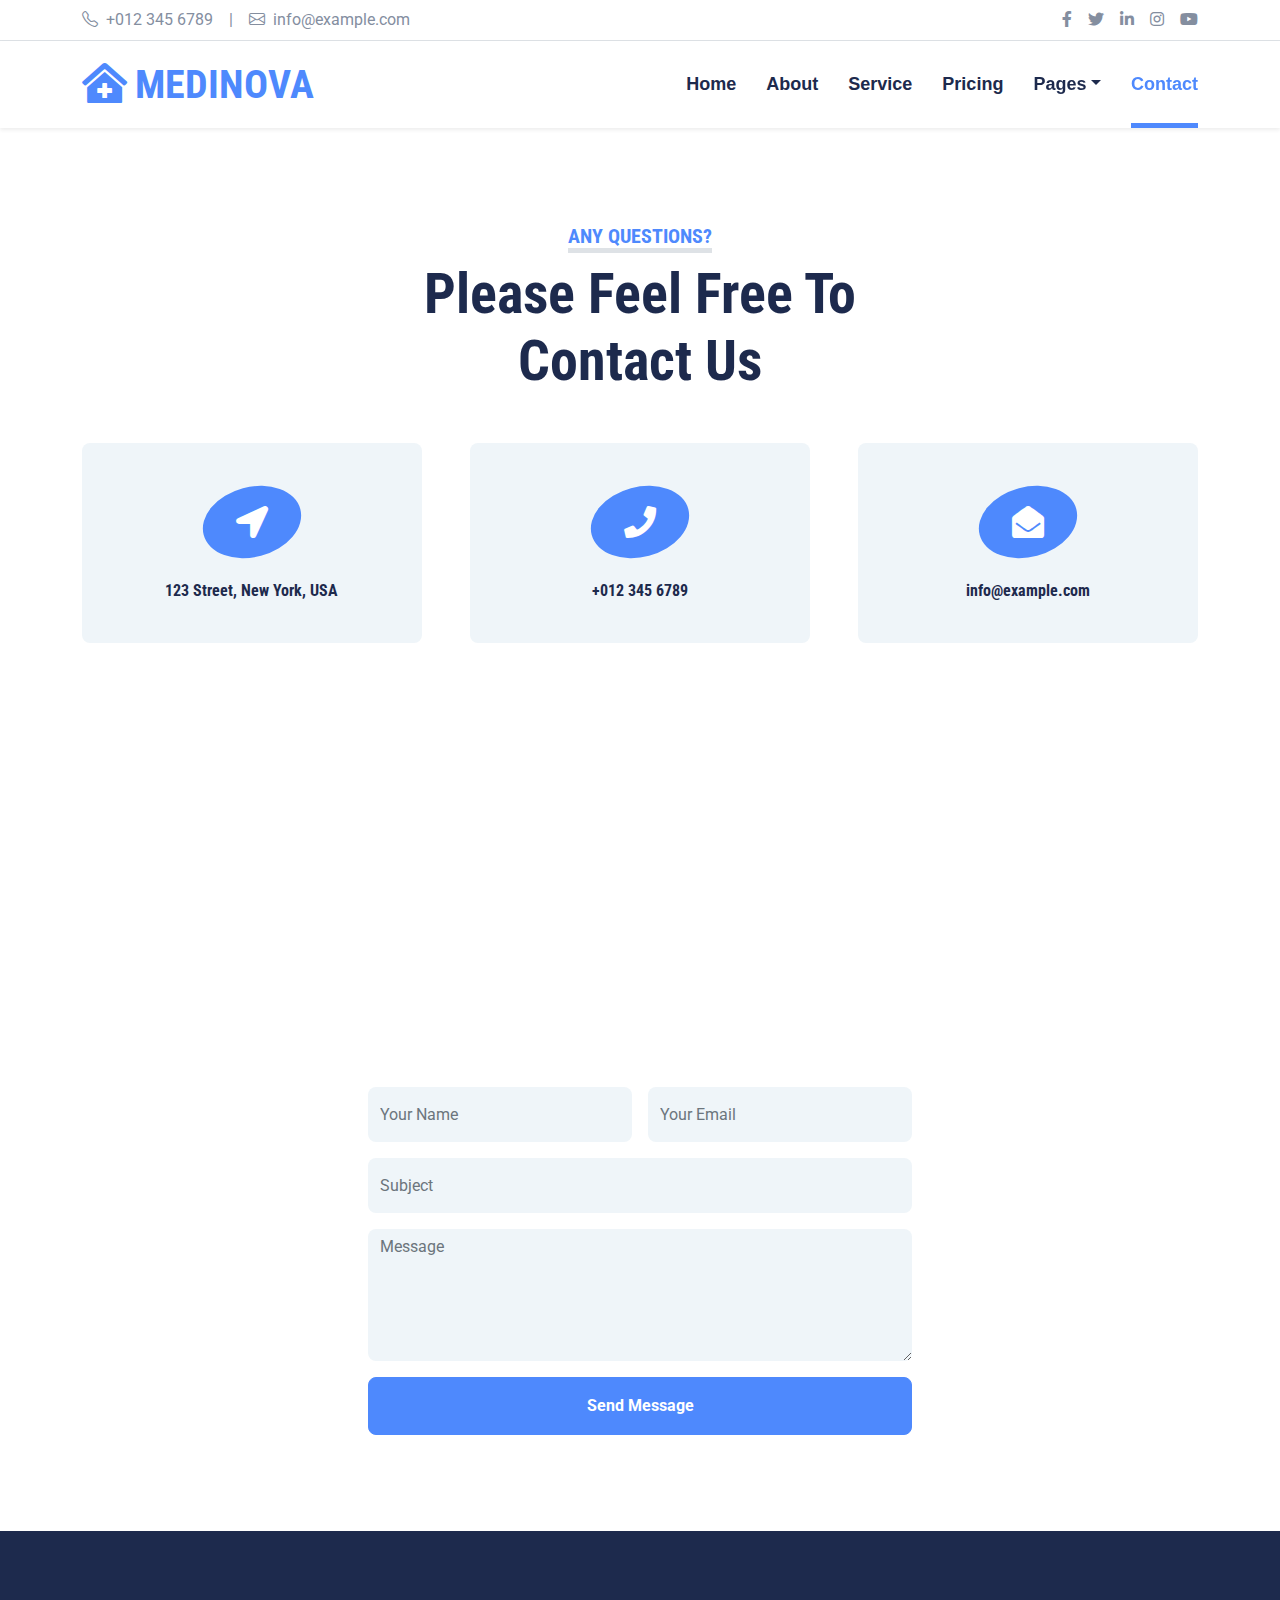
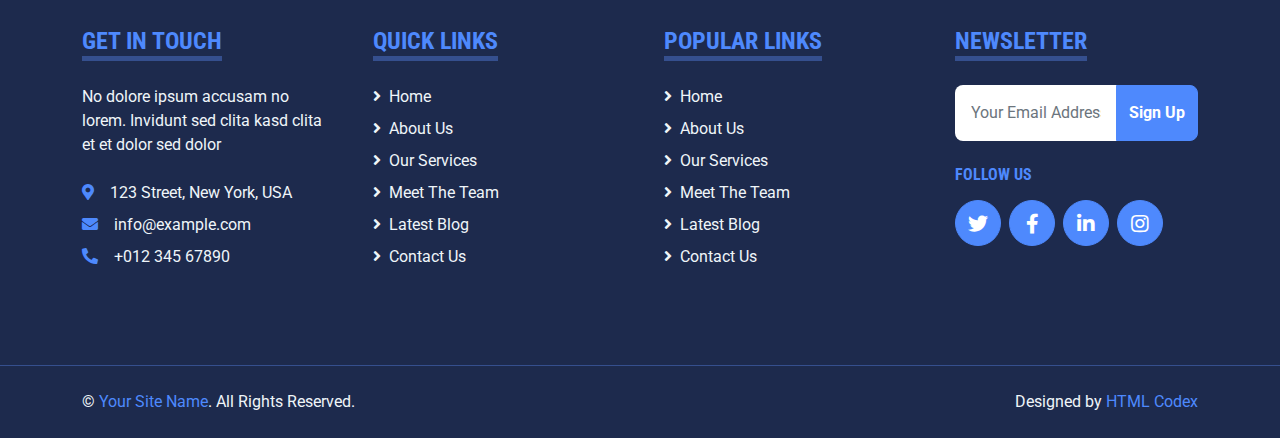
<file: hospital-website-template/contact.html>
<!DOCTYPE html>
<html lang="en">

<head>
    <meta charset="utf-8">
    <title>MEDINOVA - Hospital Website Template</title>
    <meta content="width=device-width, initial-scale=1.0" name="viewport">
    <meta content="Free HTML Templates" name="keywords">
    <meta content="Free HTML Templates" name="description">

    <!-- Favicon -->
    <link href="img/favicon.ico" rel="icon">

    <!-- Google Web Fonts -->
    <link rel="preconnect" href="https://fonts.gstatic.com">
    <link href="https://fonts.googleapis.com/css2?family=Roboto+Condensed:wght@400;700&family=Roboto:wght@400;700&display=swap" rel="stylesheet">  

    <!-- Icon Font Stylesheet -->
    <link href="https://cdnjs.cloudflare.com/ajax/libs/font-awesome/5.15.0/css/all.min.css" rel="stylesheet">
    <link href="https://cdn.jsdelivr.net/npm/bootstrap-icons@1.4.1/font/bootstrap-icons.css" rel="stylesheet">

    <!-- Libraries Stylesheet -->
    <link href="lib/owlcarousel/assets/owl.carousel.min.css" rel="stylesheet">
    <link href="lib/tempusdominus/css/tempusdominus-bootstrap-4.min.css" rel="stylesheet" />

    <!-- Customized Bootstrap Stylesheet -->
    <link href="css/bootstrap.min.css" rel="stylesheet">

    <!-- Template Stylesheet -->
    <link href="css/style.css" rel="stylesheet">
</head>

<body>
    <!-- Topbar Start -->
    <div class="container-fluid py-2 border-bottom d-none d-lg-block">
        <div class="container">
            <div class="row">
                <div class="col-md-6 text-center text-lg-start mb-2 mb-lg-0">
                    <div class="d-inline-flex align-items-center">
                        <a class="text-decoration-none text-body pe-3" href=""><i class="bi bi-telephone me-2"></i>+012 345 6789</a>
                        <span class="text-body">|</span>
                        <a class="text-decoration-none text-body px-3" href=""><i class="bi bi-envelope me-2"></i>info@example.com</a>
                    </div>
                </div>
                <div class="col-md-6 text-center text-lg-end">
                    <div class="d-inline-flex align-items-center">
                        <a class="text-body px-2" href="">
                            <i class="fab fa-facebook-f"></i>
                        </a>
                        <a class="text-body px-2" href="">
                            <i class="fab fa-twitter"></i>
                        </a>
                        <a class="text-body px-2" href="">
                            <i class="fab fa-linkedin-in"></i>
                        </a>
                        <a class="text-body px-2" href="">
                            <i class="fab fa-instagram"></i>
                        </a>
                        <a class="text-body ps-2" href="">
                            <i class="fab fa-youtube"></i>
                        </a>
                    </div>
                </div>
            </div>
        </div>
    </div>
    <!-- Topbar End -->


    <!-- Navbar Start -->
    <div class="container-fluid sticky-top bg-white shadow-sm mb-5">
        <div class="container">
            <nav class="navbar navbar-expand-lg bg-white navbar-light py-3 py-lg-0">
                <a href="index.html" class="navbar-brand">
                    <h1 class="m-0 text-uppercase text-primary"><i class="fa fa-clinic-medical me-2"></i>Medinova</h1>
                </a>
                <button class="navbar-toggler" type="button" data-bs-toggle="collapse" data-bs-target="#navbarCollapse">
                    <span class="navbar-toggler-icon"></span>
                </button>
                <div class="collapse navbar-collapse" id="navbarCollapse">
                    <div class="navbar-nav ms-auto py-0">
                        <a href="index.html" class="nav-item nav-link">Home</a>
                        <a href="about.html" class="nav-item nav-link">About</a>
                        <a href="service.html" class="nav-item nav-link">Service</a>
                        <a href="price.html" class="nav-item nav-link">Pricing</a>
                        <div class="nav-item dropdown">
                            <a href="#" class="nav-link dropdown-toggle" data-bs-toggle="dropdown">Pages</a>
                            <div class="dropdown-menu m-0">
                                <a href="blog.html" class="dropdown-item">Blog Grid</a>
                                <a href="detail.html" class="dropdown-item">Blog Detail</a>
                                <a href="team.html" class="dropdown-item">The Team</a>
                                <a href="testimonial.html" class="dropdown-item">Testimonial</a>
                                <a href="appointment.html" class="dropdown-item">Appointment</a>
                                <a href="search.html" class="dropdown-item">Search</a>
                            </div>
                        </div>
                        <a href="contact.html" class="nav-item nav-link active">Contact</a>
                    </div>
                </div>
            </nav>
        </div>
    </div>
    <!-- Navbar End -->


    <!-- Contact Start -->
    <div class="container-fluid pt-5">
        <div class="container">
            <div class="text-center mx-auto mb-5" style="max-width: 500px;">
                <h5 class="d-inline-block text-primary text-uppercase border-bottom border-5">Any Questions?</h5>
                <h1 class="display-4">Please Feel Free To Contact Us</h1>
            </div>
            <div class="row g-5 mb-5">
                <div class="col-lg-4">
                    <div class="bg-light rounded d-flex flex-column align-items-center justify-content-center text-center" style="height: 200px;">
                        <div class="d-flex align-items-center justify-content-center bg-primary rounded-circle mb-4" style="width: 100px; height: 70px; transform: rotate(-15deg);">
                            <i class="fa fa-2x fa-location-arrow text-white" style="transform: rotate(15deg);"></i>
                        </div>
                        <h6 class="mb-0">123 Street, New York, USA</h6>
                    </div>
                </div>
                <div class="col-lg-4">
                    <div class="bg-light rounded d-flex flex-column align-items-center justify-content-center text-center" style="height: 200px;">
                        <div class="d-flex align-items-center justify-content-center bg-primary rounded-circle mb-4" style="width: 100px; height: 70px; transform: rotate(-15deg);">
                            <i class="fa fa-2x fa-phone text-white" style="transform: rotate(15deg);"></i>
                        </div>
                        <h6 class="mb-0">+012 345 6789</h6>
                    </div>
                </div>
                <div class="col-lg-4">
                    <div class="bg-light rounded d-flex flex-column align-items-center justify-content-center text-center" style="height: 200px;">
                        <div class="d-flex align-items-center justify-content-center bg-primary rounded-circle mb-4" style="width: 100px; height: 70px; transform: rotate(-15deg);">
                            <i class="fa fa-2x fa-envelope-open text-white" style="transform: rotate(15deg);"></i>
                        </div>
                        <h6 class="mb-0">info@example.com</h6>
                    </div>
                </div>
            </div>
            <div class="row">
                <div class="col-12" style="height: 500px;">
                    <div class="position-relative h-100">
                        <iframe class="position-relative w-100 h-100"
                            src="https://www.google.com/maps/embed?pb=!1m18!1m12!1m3!1d3001156.4288297426!2d-78.01371936852176!3d42.72876761954724!2m3!1f0!2f0!3f0!3m2!1i1024!2i768!4f13.1!3m3!1m2!1s0x4ccc4bf0f123a5a9%3A0xddcfc6c1de189567!2sNew%20York%2C%20USA!5e0!3m2!1sen!2sbd!4v1603794290143!5m2!1sen!2sbd"
                            frameborder="0" style="border:0;" allowfullscreen="" aria-hidden="false"
                            tabindex="0"></iframe>
                    </div>
                </div>
            </div>
            <div class="row justify-content-center position-relative" style="margin-top: -200px; z-index: 1;">
                <div class="col-lg-8">
                    <div class="bg-white rounded p-5 m-5 mb-0">
                        <form>
                            <div class="row g-3">
                                <div class="col-12 col-sm-6">
                                    <input type="text" class="form-control bg-light border-0" placeholder="Your Name" style="height: 55px;">
                                </div>
                                <div class="col-12 col-sm-6">
                                    <input type="email" class="form-control bg-light border-0" placeholder="Your Email" style="height: 55px;">
                                </div>
                                <div class="col-12">
                                    <input type="text" class="form-control bg-light border-0" placeholder="Subject" style="height: 55px;">
                                </div>
                                <div class="col-12">
                                    <textarea class="form-control bg-light border-0" rows="5" placeholder="Message"></textarea>
                                </div>
                                <div class="col-12">
                                    <button class="btn btn-primary w-100 py-3" type="submit">Send Message</button>
                                </div>
                            </div>
                        </form>
                    </div>
                </div>
            </div>
        </div>
    </div>
    <!-- Contact End -->


    <!-- Footer Start -->
    <div class="container-fluid bg-dark text-light mt-5 py-5">
        <div class="container py-5">
            <div class="row g-5">
                <div class="col-lg-3 col-md-6">
                    <h4 class="d-inline-block text-primary text-uppercase border-bottom border-5 border-secondary mb-4">Get In Touch</h4>
                    <p class="mb-4">No dolore ipsum accusam no lorem. Invidunt sed clita kasd clita et et dolor sed dolor</p>
                    <p class="mb-2"><i class="fa fa-map-marker-alt text-primary me-3"></i>123 Street, New York, USA</p>
                    <p class="mb-2"><i class="fa fa-envelope text-primary me-3"></i>info@example.com</p>
                    <p class="mb-0"><i class="fa fa-phone-alt text-primary me-3"></i>+012 345 67890</p>
                </div>
                <div class="col-lg-3 col-md-6">
                    <h4 class="d-inline-block text-primary text-uppercase border-bottom border-5 border-secondary mb-4">Quick Links</h4>
                    <div class="d-flex flex-column justify-content-start">
                        <a class="text-light mb-2" href="#"><i class="fa fa-angle-right me-2"></i>Home</a>
                        <a class="text-light mb-2" href="#"><i class="fa fa-angle-right me-2"></i>About Us</a>
                        <a class="text-light mb-2" href="#"><i class="fa fa-angle-right me-2"></i>Our Services</a>
                        <a class="text-light mb-2" href="#"><i class="fa fa-angle-right me-2"></i>Meet The Team</a>
                        <a class="text-light mb-2" href="#"><i class="fa fa-angle-right me-2"></i>Latest Blog</a>
                        <a class="text-light" href="#"><i class="fa fa-angle-right me-2"></i>Contact Us</a>
                    </div>
                </div>
                <div class="col-lg-3 col-md-6">
                    <h4 class="d-inline-block text-primary text-uppercase border-bottom border-5 border-secondary mb-4">Popular Links</h4>
                    <div class="d-flex flex-column justify-content-start">
                        <a class="text-light mb-2" href="#"><i class="fa fa-angle-right me-2"></i>Home</a>
                        <a class="text-light mb-2" href="#"><i class="fa fa-angle-right me-2"></i>About Us</a>
                        <a class="text-light mb-2" href="#"><i class="fa fa-angle-right me-2"></i>Our Services</a>
                        <a class="text-light mb-2" href="#"><i class="fa fa-angle-right me-2"></i>Meet The Team</a>
                        <a class="text-light mb-2" href="#"><i class="fa fa-angle-right me-2"></i>Latest Blog</a>
                        <a class="text-light" href="#"><i class="fa fa-angle-right me-2"></i>Contact Us</a>
                    </div>
                </div>
                <div class="col-lg-3 col-md-6">
                    <h4 class="d-inline-block text-primary text-uppercase border-bottom border-5 border-secondary mb-4">Newsletter</h4>
                    <form action="">
                        <div class="input-group">
                            <input type="text" class="form-control p-3 border-0" placeholder="Your Email Address">
                            <button class="btn btn-primary">Sign Up</button>
                        </div>
                    </form>
                    <h6 class="text-primary text-uppercase mt-4 mb-3">Follow Us</h6>
                    <div class="d-flex">
                        <a class="btn btn-lg btn-primary btn-lg-square rounded-circle me-2" href="#"><i class="fab fa-twitter"></i></a>
                        <a class="btn btn-lg btn-primary btn-lg-square rounded-circle me-2" href="#"><i class="fab fa-facebook-f"></i></a>
                        <a class="btn btn-lg btn-primary btn-lg-square rounded-circle me-2" href="#"><i class="fab fa-linkedin-in"></i></a>
                        <a class="btn btn-lg btn-primary btn-lg-square rounded-circle" href="#"><i class="fab fa-instagram"></i></a>
                    </div>
                </div>
            </div>
        </div>
    </div>
    <div class="container-fluid bg-dark text-light border-top border-secondary py-4">
        <div class="container">
            <div class="row g-5">
                <div class="col-md-6 text-center text-md-start">
                    <p class="mb-md-0">&copy; <a class="text-primary" href="#">Your Site Name</a>. All Rights Reserved.</p>
                </div>
                <div class="col-md-6 text-center text-md-end">
                    <p class="mb-0">Designed by <a class="text-primary" href="https://htmlcodex.com">HTML Codex</a></p>
                </div>
            </div>
        </div>
    </div>
    <!-- Footer End -->


    <!-- Back to Top -->
    <a href="#" class="btn btn-lg btn-primary btn-lg-square back-to-top"><i class="bi bi-arrow-up"></i></a>


    <!-- JavaScript Libraries -->
    <script src="https://code.jquery.com/jquery-3.4.1.min.js"></script>
    <script src="https://cdn.jsdelivr.net/npm/bootstrap@5.0.0/dist/js/bootstrap.bundle.min.js"></script>
    <script src="lib/easing/easing.min.js"></script>
    <script src="lib/waypoints/waypoints.min.js"></script>
    <script src="lib/owlcarousel/owl.carousel.min.js"></script>
    <script src="lib/tempusdominus/js/moment.min.js"></script>
    <script src="lib/tempusdominus/js/moment-timezone.min.js"></script>
    <script src="lib/tempusdominus/js/tempusdominus-bootstrap-4.min.js"></script>

    <!-- Template Javascript -->
    <script src="js/main.js"></script>
</body>

</html>
</file>
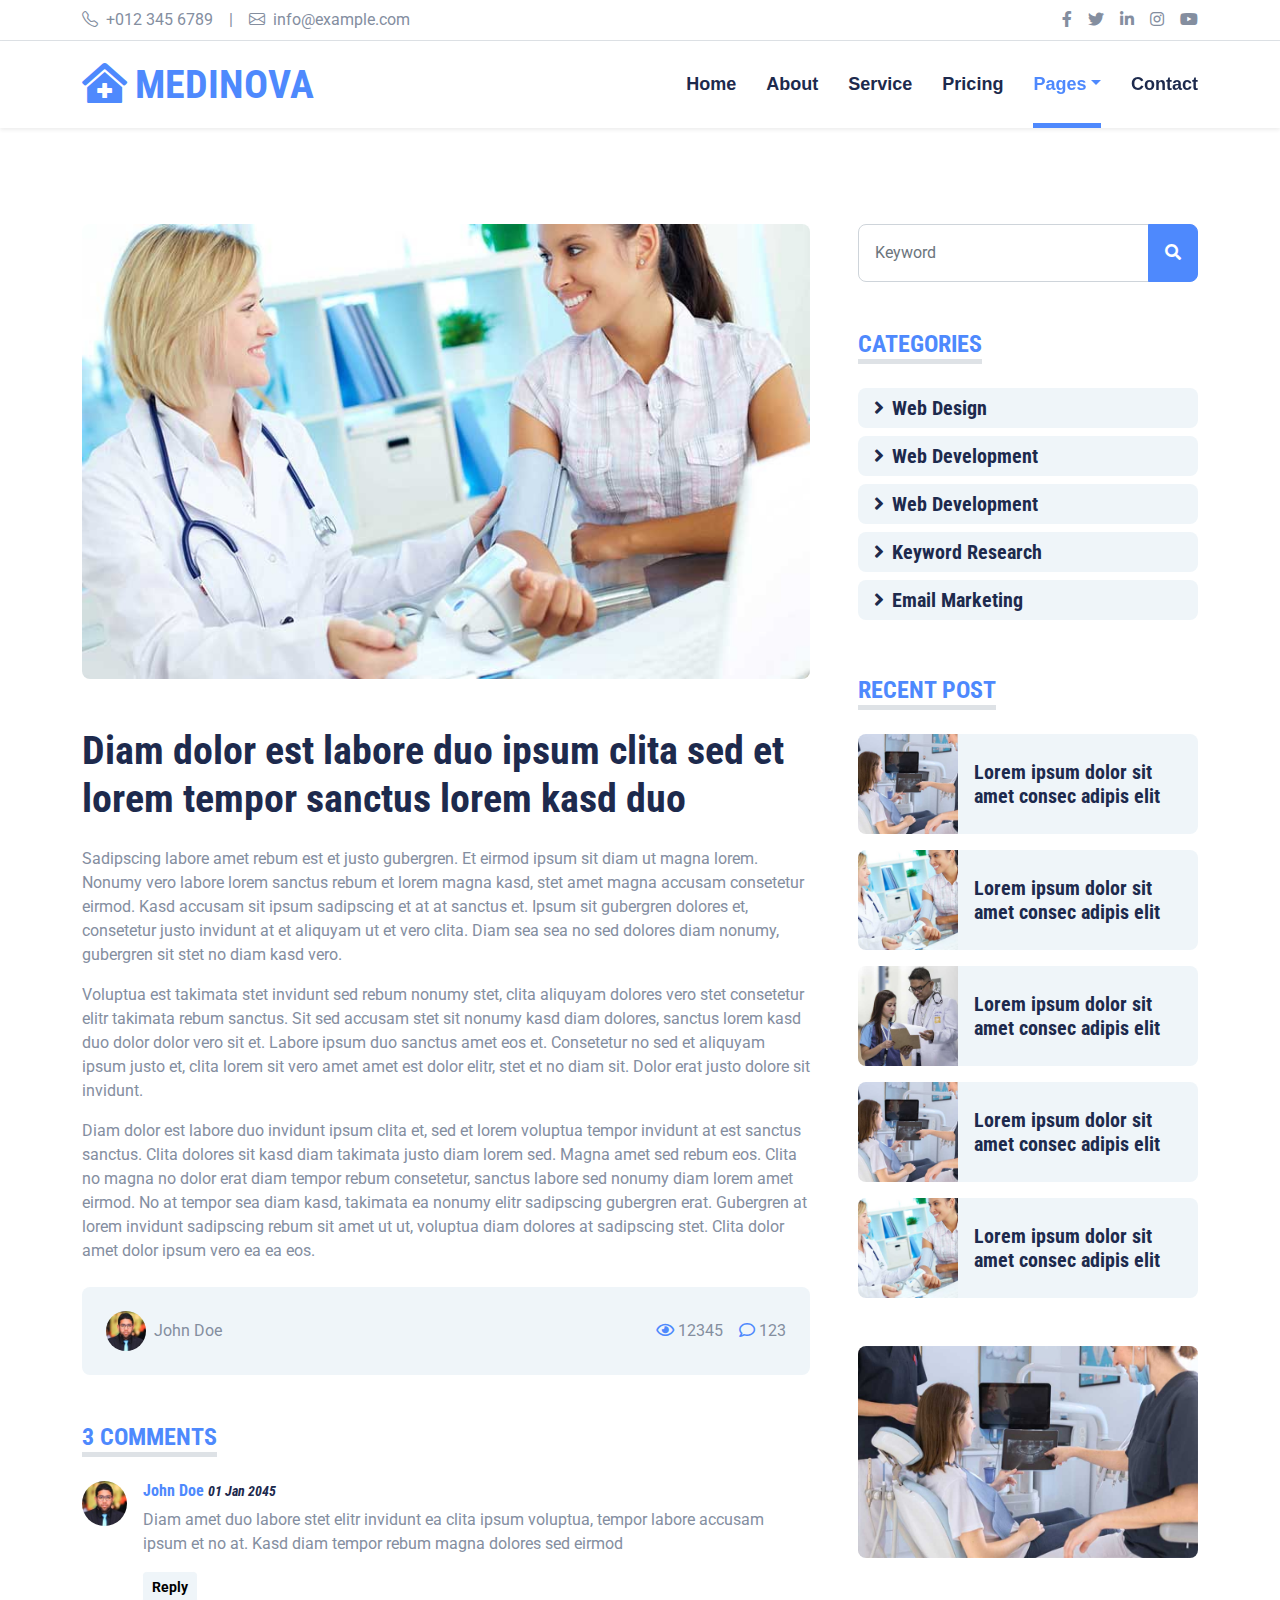
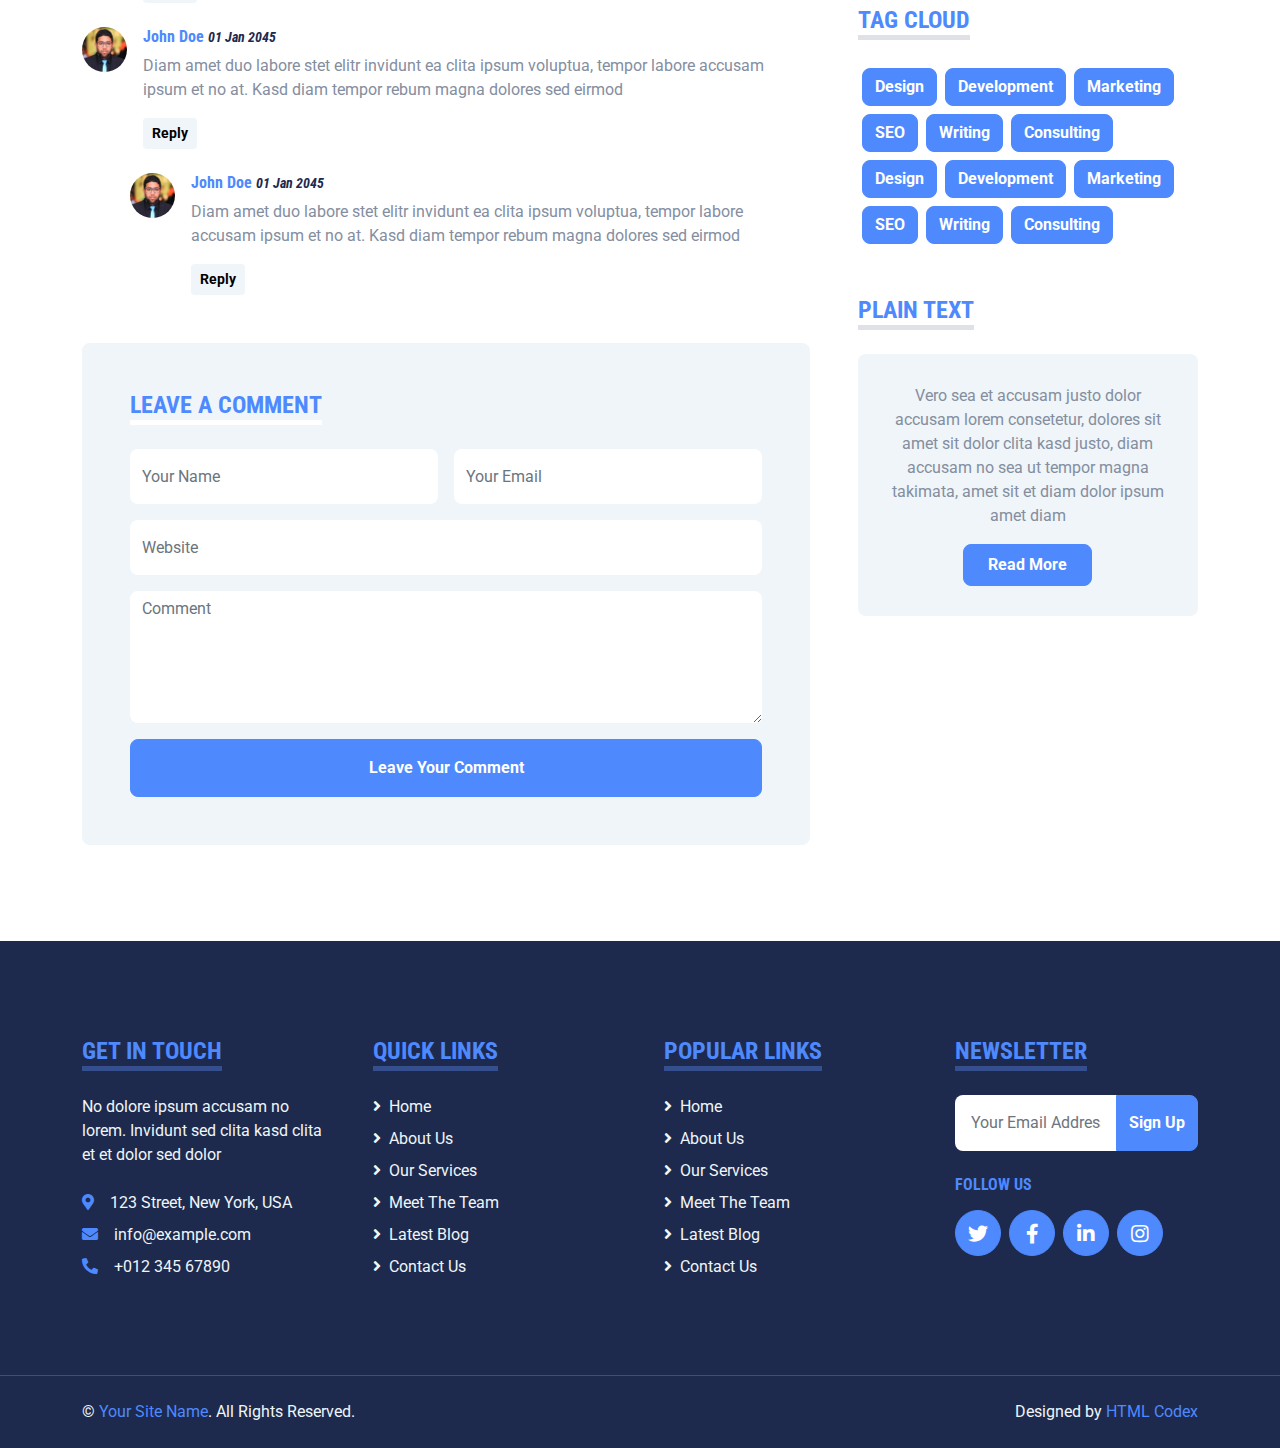
<file: hospital-website-template/detail.html>
<!DOCTYPE html>
<html lang="en">

<head>
    <meta charset="utf-8">
    <title>MEDINOVA - Hospital Website Template</title>
    <meta content="width=device-width, initial-scale=1.0" name="viewport">
    <meta content="Free HTML Templates" name="keywords">
    <meta content="Free HTML Templates" name="description">

    <!-- Favicon -->
    <link href="img/favicon.ico" rel="icon">

    <!-- Google Web Fonts -->
    <link rel="preconnect" href="https://fonts.gstatic.com">
    <link href="https://fonts.googleapis.com/css2?family=Roboto+Condensed:wght@400;700&family=Roboto:wght@400;700&display=swap" rel="stylesheet">  

    <!-- Icon Font Stylesheet -->
    <link href="https://cdnjs.cloudflare.com/ajax/libs/font-awesome/5.15.0/css/all.min.css" rel="stylesheet">
    <link href="https://cdn.jsdelivr.net/npm/bootstrap-icons@1.4.1/font/bootstrap-icons.css" rel="stylesheet">

    <!-- Libraries Stylesheet -->
    <link href="lib/owlcarousel/assets/owl.carousel.min.css" rel="stylesheet">
    <link href="lib/tempusdominus/css/tempusdominus-bootstrap-4.min.css" rel="stylesheet" />

    <!-- Customized Bootstrap Stylesheet -->
    <link href="css/bootstrap.min.css" rel="stylesheet">

    <!-- Template Stylesheet -->
    <link href="css/style.css" rel="stylesheet">
</head>

<body>
    <!-- Topbar Start -->
    <div class="container-fluid py-2 border-bottom d-none d-lg-block">
        <div class="container">
            <div class="row">
                <div class="col-md-6 text-center text-lg-start mb-2 mb-lg-0">
                    <div class="d-inline-flex align-items-center">
                        <a class="text-decoration-none text-body pe-3" href=""><i class="bi bi-telephone me-2"></i>+012 345 6789</a>
                        <span class="text-body">|</span>
                        <a class="text-decoration-none text-body px-3" href=""><i class="bi bi-envelope me-2"></i>info@example.com</a>
                    </div>
                </div>
                <div class="col-md-6 text-center text-lg-end">
                    <div class="d-inline-flex align-items-center">
                        <a class="text-body px-2" href="">
                            <i class="fab fa-facebook-f"></i>
                        </a>
                        <a class="text-body px-2" href="">
                            <i class="fab fa-twitter"></i>
                        </a>
                        <a class="text-body px-2" href="">
                            <i class="fab fa-linkedin-in"></i>
                        </a>
                        <a class="text-body px-2" href="">
                            <i class="fab fa-instagram"></i>
                        </a>
                        <a class="text-body ps-2" href="">
                            <i class="fab fa-youtube"></i>
                        </a>
                    </div>
                </div>
            </div>
        </div>
    </div>
    <!-- Topbar End -->


    <!-- Navbar Start -->
    <div class="container-fluid sticky-top bg-white shadow-sm mb-5">
        <div class="container">
            <nav class="navbar navbar-expand-lg bg-white navbar-light py-3 py-lg-0">
                <a href="index.html" class="navbar-brand">
                    <h1 class="m-0 text-uppercase text-primary"><i class="fa fa-clinic-medical me-2"></i>Medinova</h1>
                </a>
                <button class="navbar-toggler" type="button" data-bs-toggle="collapse" data-bs-target="#navbarCollapse">
                    <span class="navbar-toggler-icon"></span>
                </button>
                <div class="collapse navbar-collapse" id="navbarCollapse">
                    <div class="navbar-nav ms-auto py-0">
                        <a href="index.html" class="nav-item nav-link">Home</a>
                        <a href="about.html" class="nav-item nav-link">About</a>
                        <a href="service.html" class="nav-item nav-link">Service</a>
                        <a href="price.html" class="nav-item nav-link">Pricing</a>
                        <div class="nav-item dropdown">
                            <a href="#" class="nav-link dropdown-toggle active" data-bs-toggle="dropdown">Pages</a>
                            <div class="dropdown-menu m-0">
                                <a href="blog.html" class="dropdown-item">Blog Grid</a>
                                <a href="detail.html" class="dropdown-item active">Blog Detail</a>
                                <a href="team.html" class="dropdown-item">The Team</a>
                                <a href="testimonial.html" class="dropdown-item">Testimonial</a>
                                <a href="appointment.html" class="dropdown-item">Appointment</a>
                                <a href="search.html" class="dropdown-item">Search</a>
                            </div>
                        </div>
                        <a href="contact.html" class="nav-item nav-link">Contact</a>
                    </div>
                </div>
            </nav>
        </div>
    </div>
    <!-- Navbar End -->


    <!-- Blog Start -->
    <div class="container py-5">
        <div class="row g-5">
            <div class="col-lg-8">
                <!-- Blog Detail Start -->
                <div class="mb-5">
                    <img class="img-fluid w-100 rounded mb-5" src="img/blog-2.jpg" alt="">
                    <h1 class="mb-4">Diam dolor est labore duo ipsum clita sed et lorem tempor sanctus lorem kasd duo</h1>
                    <p>Sadipscing labore amet rebum est et justo gubergren. Et eirmod ipsum sit diam ut
                        magna lorem. Nonumy vero labore lorem sanctus rebum et lorem magna kasd, stet
                        amet magna accusam consetetur eirmod. Kasd accusam sit ipsum sadipscing et at at
                        sanctus et. Ipsum sit gubergren dolores et, consetetur justo invidunt at et
                        aliquyam ut et vero clita. Diam sea sea no sed dolores diam nonumy, gubergren
                        sit stet no diam kasd vero.</p>
                    <p>Voluptua est takimata stet invidunt sed rebum nonumy stet, clita aliquyam dolores
                        vero stet consetetur elitr takimata rebum sanctus. Sit sed accusam stet sit
                        nonumy kasd diam dolores, sanctus lorem kasd duo dolor dolor vero sit et. Labore
                        ipsum duo sanctus amet eos et. Consetetur no sed et aliquyam ipsum justo et,
                        clita lorem sit vero amet amet est dolor elitr, stet et no diam sit. Dolor erat
                        justo dolore sit invidunt.</p>
                    <p>Diam dolor est labore duo invidunt ipsum clita et, sed et lorem voluptua tempor
                        invidunt at est sanctus sanctus. Clita dolores sit kasd diam takimata justo diam
                        lorem sed. Magna amet sed rebum eos. Clita no magna no dolor erat diam tempor
                        rebum consetetur, sanctus labore sed nonumy diam lorem amet eirmod. No at tempor
                        sea diam kasd, takimata ea nonumy elitr sadipscing gubergren erat. Gubergren at
                        lorem invidunt sadipscing rebum sit amet ut ut, voluptua diam dolores at
                        sadipscing stet. Clita dolor amet dolor ipsum vero ea ea eos.</p>
                    <div class="d-flex justify-content-between bg-light rounded p-4 mt-4 mb-4">
                        <div class="d-flex align-items-center">
                            <img class="rounded-circle me-2" src="img/user.jpg" width="40" height="40" alt="">
                            <span>John Doe</span>
                        </div>
                        <div class="d-flex align-items-center">
                            <span class="ms-3"><i class="far fa-eye text-primary me-1"></i>12345</span>
                            <span class="ms-3"><i class="far fa-comment text-primary me-1"></i>123</span>
                        </div>
                    </div>
                </div>
                <!-- Blog Detail End -->

                <!-- Comment List Start -->
                <div class="mb-5">
                    <h4 class="d-inline-block text-primary text-uppercase border-bottom border-5 mb-4">3 Comments</h4>
                    <div class="d-flex mb-4">
                        <img src="img/user.jpg" class="img-fluid rounded-circle" style="width: 45px; height: 45px;">
                        <div class="ps-3">
                            <h6><a href="">John Doe</a> <small><i>01 Jan 2045</i></small></h6>
                            <p>Diam amet duo labore stet elitr invidunt ea clita ipsum voluptua, tempor labore
                                accusam ipsum et no at. Kasd diam tempor rebum magna dolores sed eirmod</p>
                            <button class="btn btn-sm btn-light">Reply</button>
                        </div>
                    </div>
                    <div class="d-flex mb-4">
                        <img src="img/user.jpg" class="img-fluid rounded-circle" style="width: 45px; height: 45px;">
                        <div class="ps-3">
                            <h6><a href="">John Doe</a> <small><i>01 Jan 2045</i></small></h6>
                            <p>Diam amet duo labore stet elitr invidunt ea clita ipsum voluptua, tempor labore
                                accusam ipsum et no at. Kasd diam tempor rebum magna dolores sed eirmod</p>
                            <button class="btn btn-sm btn-light">Reply</button>
                        </div>
                    </div>
                    <div class="d-flex ms-5 mb-4">
                        <img src="img/user.jpg" class="img-fluid rounded-circle" style="width: 45px; height: 45px;">
                        <div class="ps-3">
                            <h6><a href="">John Doe</a> <small><i>01 Jan 2045</i></small></h6>
                            <p>Diam amet duo labore stet elitr invidunt ea clita ipsum voluptua, tempor labore
                                accusam ipsum et no at. Kasd diam tempor rebum magna dolores sed eirmod</p>
                            <button class="btn btn-sm btn-light">Reply</button>
                        </div>
                    </div>
                </div>
                <!-- Comment List End -->

                <!-- Comment Form Start -->
                <div class="bg-light rounded p-5">
                    <h4 class="d-inline-block text-primary text-uppercase border-bottom border-5 border-white mb-4">Leave a comment</h4>
                    <form>
                        <div class="row g-3">
                            <div class="col-12 col-sm-6">
                                <input type="text" class="form-control bg-white border-0" placeholder="Your Name" style="height: 55px;">
                            </div>
                            <div class="col-12 col-sm-6">
                                <input type="email" class="form-control bg-white border-0" placeholder="Your Email" style="height: 55px;">
                            </div>
                            <div class="col-12">
                                <input type="text" class="form-control bg-white border-0" placeholder="Website" style="height: 55px;">
                            </div>
                            <div class="col-12">
                                <textarea class="form-control bg-white border-0" rows="5" placeholder="Comment"></textarea>
                            </div>
                            <div class="col-12">
                                <button class="btn btn-primary w-100 py-3" type="submit">Leave Your Comment</button>
                            </div>
                        </div>
                    </form>
                </div>
                <!-- Comment Form End -->
            </div>

            <!-- Sidebar Start -->
            <div class="col-lg-4">
                <!-- Search Form Start -->
                <div class="mb-5">
                    <div class="input-group">
                        <input type="text" class="form-control p-3" placeholder="Keyword">
                        <button class="btn btn-primary px-3"><i class="fa fa-search"></i></button>
                    </div>
                </div>
                <!-- Search Form End -->

                <!-- Category Start -->
                <div class="mb-5">
                    <h4 class="d-inline-block text-primary text-uppercase border-bottom border-5 mb-4">Categories</h4>
                    <div class="d-flex flex-column justify-content-start">
                        <a class="h5 bg-light rounded py-2 px-3 mb-2" href="#"><i class="fa fa-angle-right me-2"></i>Web Design</a>
                        <a class="h5 bg-light rounded py-2 px-3 mb-2" href="#"><i class="fa fa-angle-right me-2"></i>Web Development</a>
                        <a class="h5 bg-light rounded py-2 px-3 mb-2" href="#"><i class="fa fa-angle-right me-2"></i>Web Development</a>
                        <a class="h5 bg-light rounded py-2 px-3 mb-2" href="#"><i class="fa fa-angle-right me-2"></i>Keyword Research</a>
                        <a class="h5 bg-light rounded py-2 px-3 mb-2" href="#"><i class="fa fa-angle-right me-2"></i>Email Marketing</a>
                    </div>
                </div>
                <!-- Category End -->

                <!-- Recent Post Start -->
                <div class="mb-5">
                    <h4 class="d-inline-block text-primary text-uppercase border-bottom border-5 mb-4">Recent Post</h4>
                    <div class="d-flex rounded overflow-hidden mb-3">
                        <img class="img-fluid" src="img/blog-1.jpg" style="width: 100px; height: 100px; object-fit: cover;" alt="">
                        <a href="" class="h5 d-flex align-items-center bg-light px-3 mb-0">Lorem ipsum dolor sit amet consec adipis elit
                        </a>
                    </div>
                    <div class="d-flex rounded overflow-hidden mb-3">
                        <img class="img-fluid" src="img/blog-2.jpg" style="width: 100px; height: 100px; object-fit: cover;" alt="">
                        <a href="" class="h5 d-flex align-items-center bg-light px-3 mb-0">Lorem ipsum dolor sit amet consec adipis elit
                        </a>
                    </div>
                    <div class="d-flex rounded overflow-hidden mb-3">
                        <img class="img-fluid" src="img/blog-3.jpg" style="width: 100px; height: 100px; object-fit: cover;" alt="">
                        <a href="" class="h5 d-flex align-items-center bg-light px-3 mb-0">Lorem ipsum dolor sit amet consec adipis elit
                        </a>
                    </div>
                    <div class="d-flex rounded overflow-hidden mb-3">
                        <img class="img-fluid" src="img/blog-1.jpg" style="width: 100px; height: 100px; object-fit: cover;" alt="">
                        <a href="" class="h5 d-flex align-items-center bg-light px-3 mb-0">Lorem ipsum dolor sit amet consec adipis elit
                        </a>
                    </div>
                    <div class="d-flex rounded overflow-hidden mb-3">
                        <img class="img-fluid" src="img/blog-2.jpg" style="width: 100px; height: 100px; object-fit: cover;" alt="">
                        <a href="" class="h5 d-flex align-items-center bg-light px-3 mb-0">Lorem ipsum dolor sit amet consec adipis elit
                        </a>
                    </div>
                </div>
                <!-- Recent Post End -->

                <!-- Image Start -->
                <div class="mb-5">
                    <img src="img/blog-1.jpg" alt="" class="img-fluid rounded">
                </div>
                <!-- Image End -->

                <!-- Tags Start -->
                <div class="mb-5">
                    <h4 class="d-inline-block text-primary text-uppercase border-bottom border-5 mb-4">Tag Cloud</h4>
                    <div class="d-flex flex-wrap m-n1">
                        <a href="" class="btn btn-primary m-1">Design</a>
                        <a href="" class="btn btn-primary m-1">Development</a>
                        <a href="" class="btn btn-primary m-1">Marketing</a>
                        <a href="" class="btn btn-primary m-1">SEO</a>
                        <a href="" class="btn btn-primary m-1">Writing</a>
                        <a href="" class="btn btn-primary m-1">Consulting</a>
                        <a href="" class="btn btn-primary m-1">Design</a>
                        <a href="" class="btn btn-primary m-1">Development</a>
                        <a href="" class="btn btn-primary m-1">Marketing</a>
                        <a href="" class="btn btn-primary m-1">SEO</a>
                        <a href="" class="btn btn-primary m-1">Writing</a>
                        <a href="" class="btn btn-primary m-1">Consulting</a>
                    </div>
                </div>
                <!-- Tags End -->

                <!-- Plain Text Start -->
                <div>
                    <h4 class="d-inline-block text-primary text-uppercase border-bottom border-5 mb-4">Plain Text</h4>
                    <div class="bg-light rounded text-center" style="padding: 30px;">
                        <p>Vero sea et accusam justo dolor accusam lorem consetetur, dolores sit amet sit dolor clita kasd justo, diam accusam no sea ut tempor magna takimata, amet sit et diam dolor ipsum amet diam</p>
                        <a href="" class="btn btn-primary py-2 px-4">Read More</a>
                    </div>
                </div>
                <!-- Plain Text End -->
            </div>
            <!-- Sidebar End -->
        </div>
    </div>
    <!-- Blog End -->


    <!-- Footer Start -->
    <div class="container-fluid bg-dark text-light mt-5 py-5">
        <div class="container py-5">
            <div class="row g-5">
                <div class="col-lg-3 col-md-6">
                    <h4 class="d-inline-block text-primary text-uppercase border-bottom border-5 border-secondary mb-4">Get In Touch</h4>
                    <p class="mb-4">No dolore ipsum accusam no lorem. Invidunt sed clita kasd clita et et dolor sed dolor</p>
                    <p class="mb-2"><i class="fa fa-map-marker-alt text-primary me-3"></i>123 Street, New York, USA</p>
                    <p class="mb-2"><i class="fa fa-envelope text-primary me-3"></i>info@example.com</p>
                    <p class="mb-0"><i class="fa fa-phone-alt text-primary me-3"></i>+012 345 67890</p>
                </div>
                <div class="col-lg-3 col-md-6">
                    <h4 class="d-inline-block text-primary text-uppercase border-bottom border-5 border-secondary mb-4">Quick Links</h4>
                    <div class="d-flex flex-column justify-content-start">
                        <a class="text-light mb-2" href="#"><i class="fa fa-angle-right me-2"></i>Home</a>
                        <a class="text-light mb-2" href="#"><i class="fa fa-angle-right me-2"></i>About Us</a>
                        <a class="text-light mb-2" href="#"><i class="fa fa-angle-right me-2"></i>Our Services</a>
                        <a class="text-light mb-2" href="#"><i class="fa fa-angle-right me-2"></i>Meet The Team</a>
                        <a class="text-light mb-2" href="#"><i class="fa fa-angle-right me-2"></i>Latest Blog</a>
                        <a class="text-light" href="#"><i class="fa fa-angle-right me-2"></i>Contact Us</a>
                    </div>
                </div>
                <div class="col-lg-3 col-md-6">
                    <h4 class="d-inline-block text-primary text-uppercase border-bottom border-5 border-secondary mb-4">Popular Links</h4>
                    <div class="d-flex flex-column justify-content-start">
                        <a class="text-light mb-2" href="#"><i class="fa fa-angle-right me-2"></i>Home</a>
                        <a class="text-light mb-2" href="#"><i class="fa fa-angle-right me-2"></i>About Us</a>
                        <a class="text-light mb-2" href="#"><i class="fa fa-angle-right me-2"></i>Our Services</a>
                        <a class="text-light mb-2" href="#"><i class="fa fa-angle-right me-2"></i>Meet The Team</a>
                        <a class="text-light mb-2" href="#"><i class="fa fa-angle-right me-2"></i>Latest Blog</a>
                        <a class="text-light" href="#"><i class="fa fa-angle-right me-2"></i>Contact Us</a>
                    </div>
                </div>
                <div class="col-lg-3 col-md-6">
                    <h4 class="d-inline-block text-primary text-uppercase border-bottom border-5 border-secondary mb-4">Newsletter</h4>
                    <form action="">
                        <div class="input-group">
                            <input type="text" class="form-control p-3 border-0" placeholder="Your Email Address">
                            <button class="btn btn-primary">Sign Up</button>
                        </div>
                    </form>
                    <h6 class="text-primary text-uppercase mt-4 mb-3">Follow Us</h6>
                    <div class="d-flex">
                        <a class="btn btn-lg btn-primary btn-lg-square rounded-circle me-2" href="#"><i class="fab fa-twitter"></i></a>
                        <a class="btn btn-lg btn-primary btn-lg-square rounded-circle me-2" href="#"><i class="fab fa-facebook-f"></i></a>
                        <a class="btn btn-lg btn-primary btn-lg-square rounded-circle me-2" href="#"><i class="fab fa-linkedin-in"></i></a>
                        <a class="btn btn-lg btn-primary btn-lg-square rounded-circle" href="#"><i class="fab fa-instagram"></i></a>
                    </div>
                </div>
            </div>
        </div>
    </div>
    <div class="container-fluid bg-dark text-light border-top border-secondary py-4">
        <div class="container">
            <div class="row g-5">
                <div class="col-md-6 text-center text-md-start">
                    <p class="mb-md-0">&copy; <a class="text-primary" href="#">Your Site Name</a>. All Rights Reserved.</p>
                </div>
                <div class="col-md-6 text-center text-md-end">
                    <p class="mb-0">Designed by <a class="text-primary" href="https://htmlcodex.com">HTML Codex</a></p>
                </div>
            </div>
        </div>
    </div>
    <!-- Footer End -->


    <!-- Back to Top -->
    <a href="#" class="btn btn-lg btn-primary btn-lg-square back-to-top"><i class="bi bi-arrow-up"></i></a>


    <!-- JavaScript Libraries -->
    <script src="https://code.jquery.com/jquery-3.4.1.min.js"></script>
    <script src="https://cdn.jsdelivr.net/npm/bootstrap@5.0.0/dist/js/bootstrap.bundle.min.js"></script>
    <script src="lib/easing/easing.min.js"></script>
    <script src="lib/waypoints/waypoints.min.js"></script>
    <script src="lib/owlcarousel/owl.carousel.min.js"></script>
    <script src="lib/tempusdominus/js/moment.min.js"></script>
    <script src="lib/tempusdominus/js/moment-timezone.min.js"></script>
    <script src="lib/tempusdominus/js/tempusdominus-bootstrap-4.min.js"></script>

    <!-- Template Javascript -->
    <script src="js/main.js"></script>
</body>

</html>
</file>
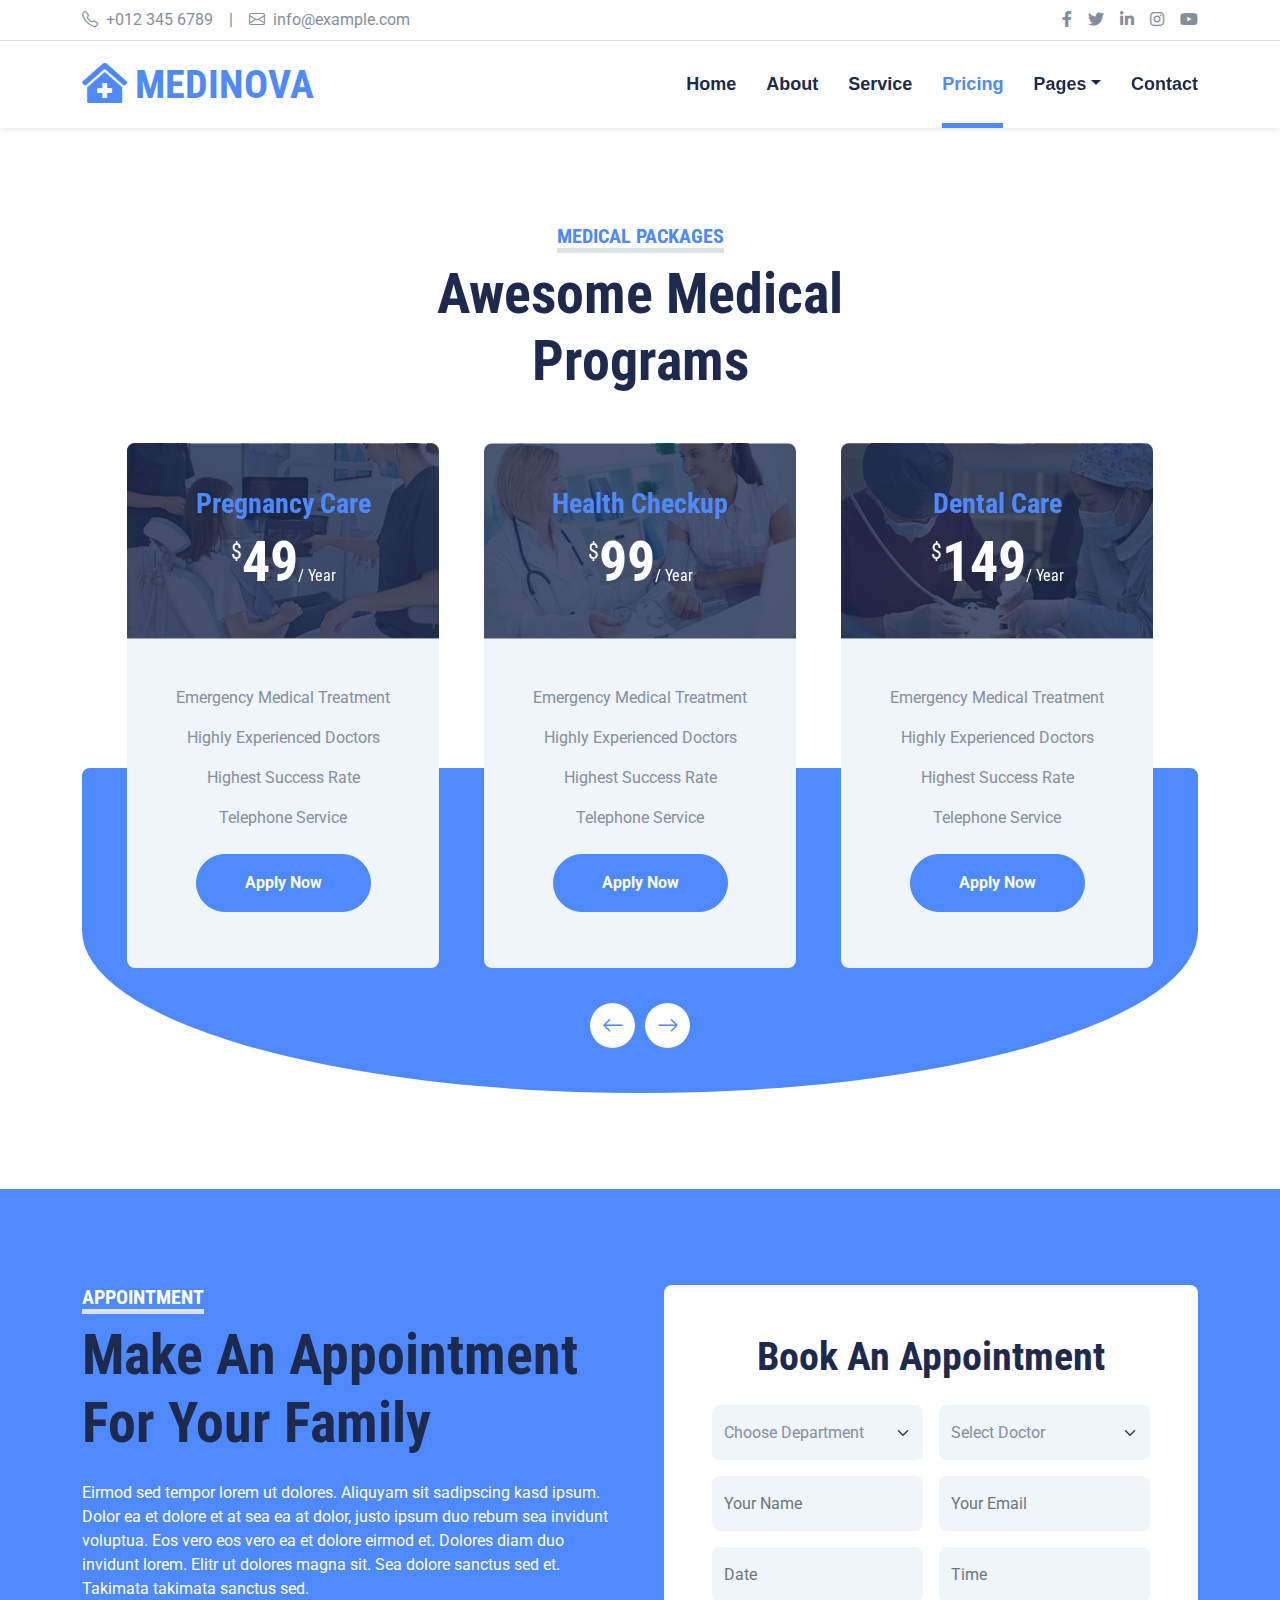
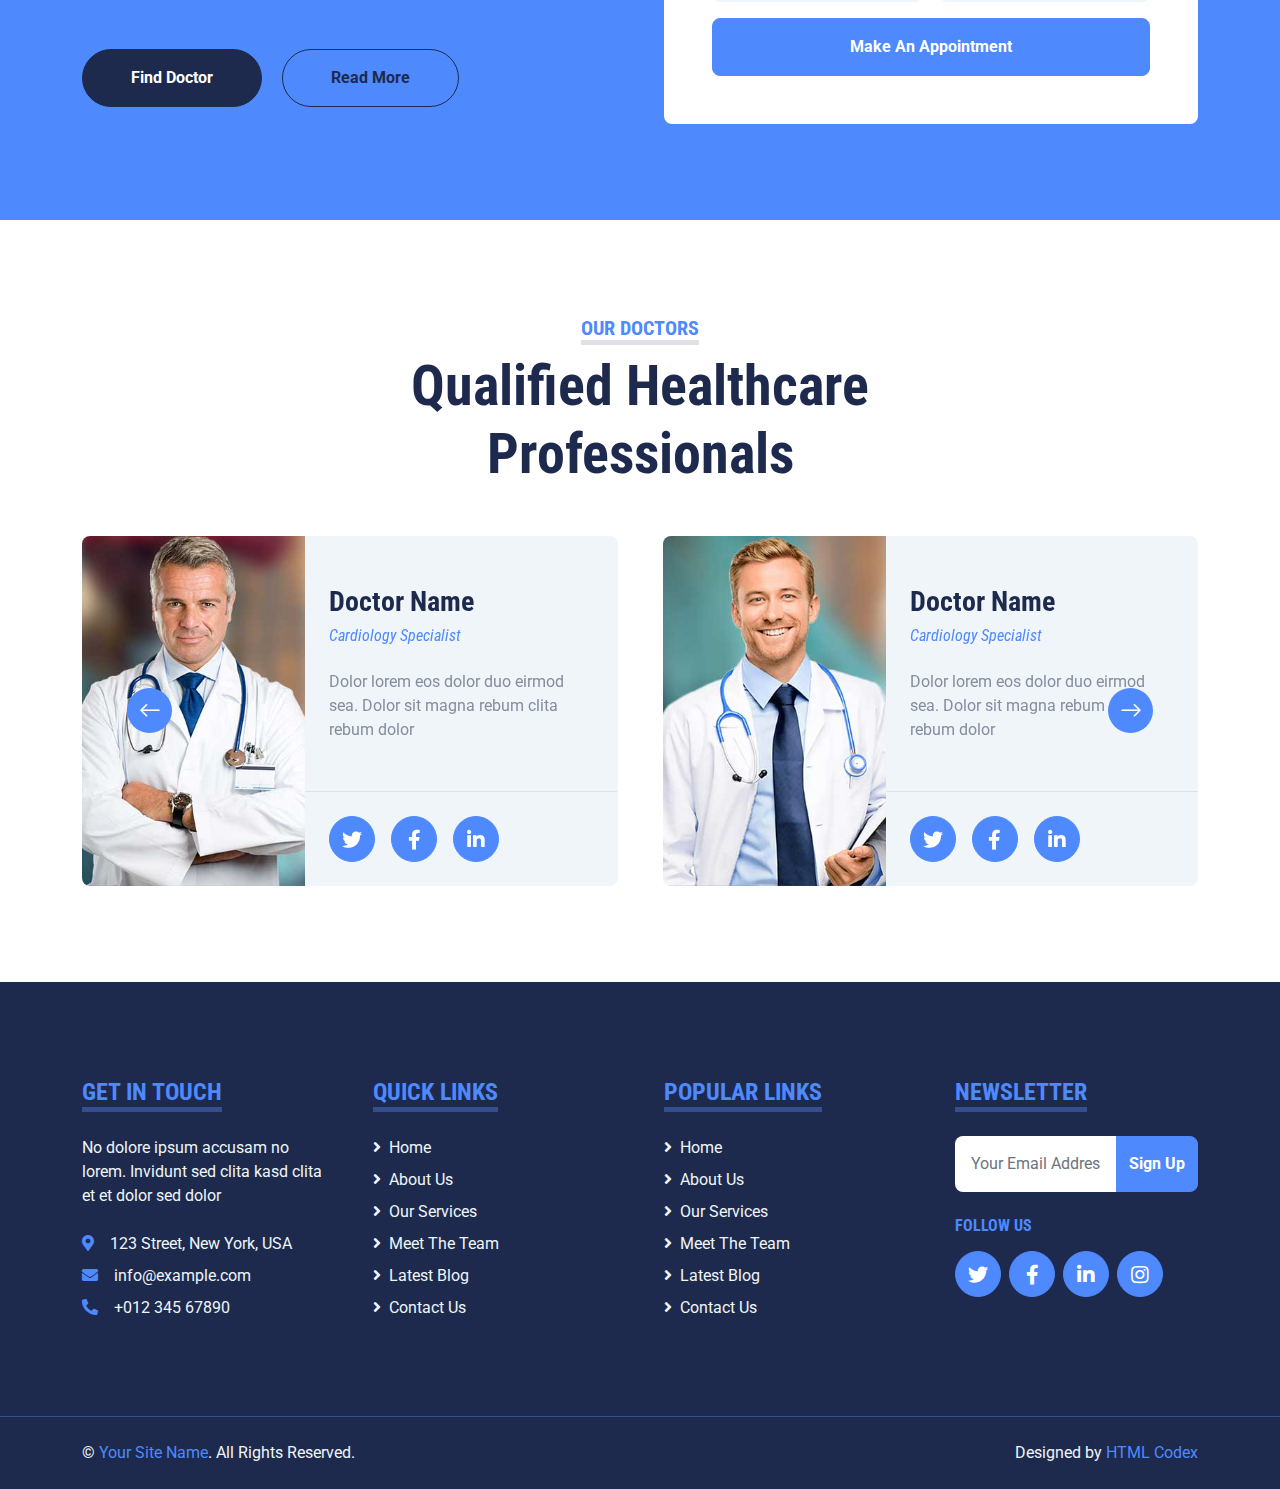
<file: hospital-website-template/price.html>
<!DOCTYPE html>
<html lang="en">

<head>
    <meta charset="utf-8">
    <title>MEDINOVA - Hospital Website Template</title>
    <meta content="width=device-width, initial-scale=1.0" name="viewport">
    <meta content="Free HTML Templates" name="keywords">
    <meta content="Free HTML Templates" name="description">

    <!-- Favicon -->
    <link href="img/favicon.ico" rel="icon">

    <!-- Google Web Fonts -->
    <link rel="preconnect" href="https://fonts.gstatic.com">
    <link href="https://fonts.googleapis.com/css2?family=Roboto+Condensed:wght@400;700&family=Roboto:wght@400;700&display=swap" rel="stylesheet">  

    <!-- Icon Font Stylesheet -->
    <link href="https://cdnjs.cloudflare.com/ajax/libs/font-awesome/5.15.0/css/all.min.css" rel="stylesheet">
    <link href="https://cdn.jsdelivr.net/npm/bootstrap-icons@1.4.1/font/bootstrap-icons.css" rel="stylesheet">

    <!-- Libraries Stylesheet -->
    <link href="lib/owlcarousel/assets/owl.carousel.min.css" rel="stylesheet">
    <link href="lib/tempusdominus/css/tempusdominus-bootstrap-4.min.css" rel="stylesheet" />

    <!-- Customized Bootstrap Stylesheet -->
    <link href="css/bootstrap.min.css" rel="stylesheet">

    <!-- Template Stylesheet -->
    <link href="css/style.css" rel="stylesheet">
</head>

<body>
    <!-- Topbar Start -->
    <div class="container-fluid py-2 border-bottom d-none d-lg-block">
        <div class="container">
            <div class="row">
                <div class="col-md-6 text-center text-lg-start mb-2 mb-lg-0">
                    <div class="d-inline-flex align-items-center">
                        <a class="text-decoration-none text-body pe-3" href=""><i class="bi bi-telephone me-2"></i>+012 345 6789</a>
                        <span class="text-body">|</span>
                        <a class="text-decoration-none text-body px-3" href=""><i class="bi bi-envelope me-2"></i>info@example.com</a>
                    </div>
                </div>
                <div class="col-md-6 text-center text-lg-end">
                    <div class="d-inline-flex align-items-center">
                        <a class="text-body px-2" href="">
                            <i class="fab fa-facebook-f"></i>
                        </a>
                        <a class="text-body px-2" href="">
                            <i class="fab fa-twitter"></i>
                        </a>
                        <a class="text-body px-2" href="">
                            <i class="fab fa-linkedin-in"></i>
                        </a>
                        <a class="text-body px-2" href="">
                            <i class="fab fa-instagram"></i>
                        </a>
                        <a class="text-body ps-2" href="">
                            <i class="fab fa-youtube"></i>
                        </a>
                    </div>
                </div>
            </div>
        </div>
    </div>
    <!-- Topbar End -->


    <!-- Navbar Start -->
    <div class="container-fluid sticky-top bg-white shadow-sm mb-5">
        <div class="container">
            <nav class="navbar navbar-expand-lg bg-white navbar-light py-3 py-lg-0">
                <a href="index.html" class="navbar-brand">
                    <h1 class="m-0 text-uppercase text-primary"><i class="fa fa-clinic-medical me-2"></i>Medinova</h1>
                </a>
                <button class="navbar-toggler" type="button" data-bs-toggle="collapse" data-bs-target="#navbarCollapse">
                    <span class="navbar-toggler-icon"></span>
                </button>
                <div class="collapse navbar-collapse" id="navbarCollapse">
                    <div class="navbar-nav ms-auto py-0">
                        <a href="index.html" class="nav-item nav-link">Home</a>
                        <a href="about.html" class="nav-item nav-link">About</a>
                        <a href="service.html" class="nav-item nav-link">Service</a>
                        <a href="price.html" class="nav-item nav-link active">Pricing</a>
                        <div class="nav-item dropdown">
                            <a href="#" class="nav-link dropdown-toggle" data-bs-toggle="dropdown">Pages</a>
                            <div class="dropdown-menu m-0">
                                <a href="blog.html" class="dropdown-item">Blog Grid</a>
                                <a href="detail.html" class="dropdown-item">Blog Detail</a>
                                <a href="team.html" class="dropdown-item">The Team</a>
                                <a href="testimonial.html" class="dropdown-item">Testimonial</a>
                                <a href="appointment.html" class="dropdown-item">Appointment</a>
                                <a href="search.html" class="dropdown-item">Search</a>
                            </div>
                        </div>
                        <a href="contact.html" class="nav-item nav-link">Contact</a>
                    </div>
                </div>
            </nav>
        </div>
    </div>
    <!-- Navbar End -->


    <!-- Pricing Plan Start -->
    <div class="container-fluid py-5">
        <div class="container">
            <div class="text-center mx-auto mb-5" style="max-width: 500px;">
                <h5 class="d-inline-block text-primary text-uppercase border-bottom border-5">Medical Packages</h5>
                <h1 class="display-4">Awesome Medical Programs</h1>
            </div>
            <div class="owl-carousel price-carousel position-relative" style="padding: 0 45px 45px 45px;">
                <div class="bg-light rounded text-center">
                    <div class="position-relative">
                        <img class="img-fluid rounded-top" src="img/price-1.jpg" alt="">
                        <div class="position-absolute w-100 h-100 top-50 start-50 translate-middle rounded-top d-flex flex-column align-items-center justify-content-center" style="background: rgba(29, 42, 77, .8);">
                            <h3 class="text-primary">Pregnancy Care</h3>
                            <h1 class="display-4 text-white mb-0">
                                <small class="align-top fw-normal" style="font-size: 22px; line-height: 45px;">$</small>49<small class="align-bottom fw-normal" style="font-size: 16px; line-height: 40px;">/ Year</small>
                            </h1>
                        </div>
                    </div>
                    <div class="text-center py-5">
                        <p>Emergency Medical Treatment</p>
                        <p>Highly Experienced Doctors</p>
                        <p>Highest Success Rate</p>
                        <p>Telephone Service</p>
                        <a href="" class="btn btn-primary rounded-pill py-3 px-5 my-2">Apply Now</a>
                    </div>
                </div>
                <div class="bg-light rounded text-center">
                    <div class="position-relative">
                        <img class="img-fluid rounded-top" src="img/price-2.jpg" alt="">
                        <div class="position-absolute w-100 h-100 top-50 start-50 translate-middle rounded-top d-flex flex-column align-items-center justify-content-center" style="background: rgba(29, 42, 77, .8);">
                            <h3 class="text-primary">Health Checkup</h3>
                            <h1 class="display-4 text-white mb-0">
                                <small class="align-top fw-normal" style="font-size: 22px; line-height: 45px;">$</small>99<small class="align-bottom fw-normal" style="font-size: 16px; line-height: 40px;">/ Year</small>
                            </h1>
                        </div>
                    </div>
                    <div class="text-center py-5">
                        <p>Emergency Medical Treatment</p>
                        <p>Highly Experienced Doctors</p>
                        <p>Highest Success Rate</p>
                        <p>Telephone Service</p>
                        <a href="" class="btn btn-primary rounded-pill py-3 px-5 my-2">Apply Now</a>
                    </div>
                </div>
                <div class="bg-light rounded text-center">
                    <div class="position-relative">
                        <img class="img-fluid rounded-top" src="img/price-3.jpg" alt="">
                        <div class="position-absolute w-100 h-100 top-50 start-50 translate-middle rounded-top d-flex flex-column align-items-center justify-content-center" style="background: rgba(29, 42, 77, .8);">
                            <h3 class="text-primary">Dental Care</h3>
                            <h1 class="display-4 text-white mb-0">
                                <small class="align-top fw-normal" style="font-size: 22px; line-height: 45px;">$</small>149<small class="align-bottom fw-normal" style="font-size: 16px; line-height: 40px;">/ Year</small>
                            </h1>
                        </div>
                    </div>
                    <div class="text-center py-5">
                        <p>Emergency Medical Treatment</p>
                        <p>Highly Experienced Doctors</p>
                        <p>Highest Success Rate</p>
                        <p>Telephone Service</p>
                        <a href="" class="btn btn-primary rounded-pill py-3 px-5 my-2">Apply Now</a>
                    </div>
                </div>
                <div class="bg-light rounded text-center">
                    <div class="position-relative">
                        <img class="img-fluid rounded-top" src="img/price-4.jpg" alt="">
                        <div class="position-absolute w-100 h-100 top-50 start-50 translate-middle rounded-top d-flex flex-column align-items-center justify-content-center" style="background: rgba(29, 42, 77, .8);">
                            <h3 class="text-primary">Operation & Surgery</h3>
                            <h1 class="display-4 text-white mb-0">
                                <small class="align-top fw-normal" style="font-size: 22px; line-height: 45px;">$</small>199<small class="align-bottom fw-normal" style="font-size: 16px; line-height: 40px;">/ Year</small>
                            </h1>
                        </div>
                    </div>
                    <div class="text-center py-5">
                        <p>Emergency Medical Treatment</p>
                        <p>Highly Experienced Doctors</p>
                        <p>Highest Success Rate</p>
                        <p>Telephone Service</p>
                        <a href="" class="btn btn-primary rounded-pill py-3 px-5 my-2">Apply Now</a>
                    </div>
                </div>
            </div>
        </div>
    </div>
    <!-- Pricing Plan End -->


    <!-- Appointment Start -->
    <div class="container-fluid bg-primary my-5 py-5">
        <div class="container py-5">
            <div class="row gx-5">
                <div class="col-lg-6 mb-5 mb-lg-0">
                    <div class="mb-4">
                        <h5 class="d-inline-block text-white text-uppercase border-bottom border-5">Appointment</h5>
                        <h1 class="display-4">Make An Appointment For Your Family</h1>
                    </div>
                    <p class="text-white mb-5">Eirmod sed tempor lorem ut dolores. Aliquyam sit sadipscing kasd ipsum. Dolor ea et dolore et at sea ea at dolor, justo ipsum duo rebum sea invidunt voluptua. Eos vero eos vero ea et dolore eirmod et. Dolores diam duo invidunt lorem. Elitr ut dolores magna sit. Sea dolore sanctus sed et. Takimata takimata sanctus sed.</p>
                    <a class="btn btn-dark rounded-pill py-3 px-5 me-3" href="">Find Doctor</a>
                    <a class="btn btn-outline-dark rounded-pill py-3 px-5" href="">Read More</a>
                </div>
                <div class="col-lg-6">
                    <div class="bg-white text-center rounded p-5">
                        <h1 class="mb-4">Book An Appointment</h1>
                        <form>
                            <div class="row g-3">
                                <div class="col-12 col-sm-6">
                                    <select class="form-select bg-light border-0" style="height: 55px;">
                                        <option selected>Choose Department</option>
                                        <option value="1">Department 1</option>
                                        <option value="2">Department 2</option>
                                        <option value="3">Department 3</option>
                                    </select>
                                </div>
                                <div class="col-12 col-sm-6">
                                    <select class="form-select bg-light border-0" style="height: 55px;">
                                        <option selected>Select Doctor</option>
                                        <option value="1">Doctor 1</option>
                                        <option value="2">Doctor 2</option>
                                        <option value="3">Doctor 3</option>
                                    </select>
                                </div>
                                <div class="col-12 col-sm-6">
                                    <input type="text" class="form-control bg-light border-0" placeholder="Your Name" style="height: 55px;">
                                </div>
                                <div class="col-12 col-sm-6">
                                    <input type="email" class="form-control bg-light border-0" placeholder="Your Email" style="height: 55px;">
                                </div>
                                <div class="col-12 col-sm-6">
                                    <div class="date" id="date" data-target-input="nearest">
                                        <input type="text"
                                            class="form-control bg-light border-0 datetimepicker-input"
                                            placeholder="Date" data-target="#date" data-toggle="datetimepicker" style="height: 55px;">
                                    </div>
                                </div>
                                <div class="col-12 col-sm-6">
                                    <div class="time" id="time" data-target-input="nearest">
                                        <input type="text"
                                            class="form-control bg-light border-0 datetimepicker-input"
                                            placeholder="Time" data-target="#time" data-toggle="datetimepicker" style="height: 55px;">
                                    </div>
                                </div>
                                <div class="col-12">
                                    <button class="btn btn-primary w-100 py-3" type="submit">Make An Appointment</button>
                                </div>
                            </div>
                        </form>
                    </div>
                </div>
            </div>
        </div>
    </div>
    <!-- Appointment End -->


    <!-- Team Start -->
    <div class="container-fluid py-5">
        <div class="container">
            <div class="text-center mx-auto mb-5" style="max-width: 500px;">
                <h5 class="d-inline-block text-primary text-uppercase border-bottom border-5">Our Doctors</h5>
                <h1 class="display-4">Qualified Healthcare Professionals</h1>
            </div>
            <div class="owl-carousel team-carousel position-relative">
                <div class="team-item">
                    <div class="row g-0 bg-light rounded overflow-hidden">
                        <div class="col-12 col-sm-5 h-100">
                            <img class="img-fluid h-100" src="img/team-1.jpg" style="object-fit: cover;">
                        </div>
                        <div class="col-12 col-sm-7 h-100 d-flex flex-column">
                            <div class="mt-auto p-4">
                                <h3>Doctor Name</h3>
                                <h6 class="fw-normal fst-italic text-primary mb-4">Cardiology Specialist</h6>
                                <p class="m-0">Dolor lorem eos dolor duo eirmod sea. Dolor sit magna rebum clita rebum dolor</p>
                            </div>
                            <div class="d-flex mt-auto border-top p-4">
                                <a class="btn btn-lg btn-primary btn-lg-square rounded-circle me-3" href="#"><i class="fab fa-twitter"></i></a>
                                <a class="btn btn-lg btn-primary btn-lg-square rounded-circle me-3" href="#"><i class="fab fa-facebook-f"></i></a>
                                <a class="btn btn-lg btn-primary btn-lg-square rounded-circle" href="#"><i class="fab fa-linkedin-in"></i></a>
                            </div>
                        </div>
                    </div>
                </div>
                <div class="team-item">
                    <div class="row g-0 bg-light rounded overflow-hidden">
                        <div class="col-12 col-sm-5 h-100">
                            <img class="img-fluid h-100" src="img/team-2.jpg" style="object-fit: cover;">
                        </div>
                        <div class="col-12 col-sm-7 h-100 d-flex flex-column">
                            <div class="mt-auto p-4">
                                <h3>Doctor Name</h3>
                                <h6 class="fw-normal fst-italic text-primary mb-4">Cardiology Specialist</h6>
                                <p class="m-0">Dolor lorem eos dolor duo eirmod sea. Dolor sit magna rebum clita rebum dolor</p>
                            </div>
                            <div class="d-flex mt-auto border-top p-4">
                                <a class="btn btn-lg btn-primary btn-lg-square rounded-circle me-3" href="#"><i class="fab fa-twitter"></i></a>
                                <a class="btn btn-lg btn-primary btn-lg-square rounded-circle me-3" href="#"><i class="fab fa-facebook-f"></i></a>
                                <a class="btn btn-lg btn-primary btn-lg-square rounded-circle" href="#"><i class="fab fa-linkedin-in"></i></a>
                            </div>
                        </div>
                    </div>
                </div>
                <div class="team-item">
                    <div class="row g-0 bg-light rounded overflow-hidden">
                        <div class="col-12 col-sm-5 h-100">
                            <img class="img-fluid h-100" src="img/team-3.jpg" style="object-fit: cover;">
                        </div>
                        <div class="col-12 col-sm-7 h-100 d-flex flex-column">
                            <div class="mt-auto p-4">
                                <h3>Doctor Name</h3>
                                <h6 class="fw-normal fst-italic text-primary mb-4">Cardiology Specialist</h6>
                                <p class="m-0">Dolor lorem eos dolor duo eirmod sea. Dolor sit magna rebum clita rebum dolor</p>
                            </div>
                            <div class="d-flex mt-auto border-top p-4">
                                <a class="btn btn-lg btn-primary btn-lg-square rounded-circle me-3" href="#"><i class="fab fa-twitter"></i></a>
                                <a class="btn btn-lg btn-primary btn-lg-square rounded-circle me-3" href="#"><i class="fab fa-facebook-f"></i></a>
                                <a class="btn btn-lg btn-primary btn-lg-square rounded-circle" href="#"><i class="fab fa-linkedin-in"></i></a>
                            </div>
                        </div>
                    </div>
                </div>
            </div>
        </div>
    </div>
    <!-- Team End -->


    <!-- Footer Start -->
    <div class="container-fluid bg-dark text-light mt-5 py-5">
        <div class="container py-5">
            <div class="row g-5">
                <div class="col-lg-3 col-md-6">
                    <h4 class="d-inline-block text-primary text-uppercase border-bottom border-5 border-secondary mb-4">Get In Touch</h4>
                    <p class="mb-4">No dolore ipsum accusam no lorem. Invidunt sed clita kasd clita et et dolor sed dolor</p>
                    <p class="mb-2"><i class="fa fa-map-marker-alt text-primary me-3"></i>123 Street, New York, USA</p>
                    <p class="mb-2"><i class="fa fa-envelope text-primary me-3"></i>info@example.com</p>
                    <p class="mb-0"><i class="fa fa-phone-alt text-primary me-3"></i>+012 345 67890</p>
                </div>
                <div class="col-lg-3 col-md-6">
                    <h4 class="d-inline-block text-primary text-uppercase border-bottom border-5 border-secondary mb-4">Quick Links</h4>
                    <div class="d-flex flex-column justify-content-start">
                        <a class="text-light mb-2" href="#"><i class="fa fa-angle-right me-2"></i>Home</a>
                        <a class="text-light mb-2" href="#"><i class="fa fa-angle-right me-2"></i>About Us</a>
                        <a class="text-light mb-2" href="#"><i class="fa fa-angle-right me-2"></i>Our Services</a>
                        <a class="text-light mb-2" href="#"><i class="fa fa-angle-right me-2"></i>Meet The Team</a>
                        <a class="text-light mb-2" href="#"><i class="fa fa-angle-right me-2"></i>Latest Blog</a>
                        <a class="text-light" href="#"><i class="fa fa-angle-right me-2"></i>Contact Us</a>
                    </div>
                </div>
                <div class="col-lg-3 col-md-6">
                    <h4 class="d-inline-block text-primary text-uppercase border-bottom border-5 border-secondary mb-4">Popular Links</h4>
                    <div class="d-flex flex-column justify-content-start">
                        <a class="text-light mb-2" href="#"><i class="fa fa-angle-right me-2"></i>Home</a>
                        <a class="text-light mb-2" href="#"><i class="fa fa-angle-right me-2"></i>About Us</a>
                        <a class="text-light mb-2" href="#"><i class="fa fa-angle-right me-2"></i>Our Services</a>
                        <a class="text-light mb-2" href="#"><i class="fa fa-angle-right me-2"></i>Meet The Team</a>
                        <a class="text-light mb-2" href="#"><i class="fa fa-angle-right me-2"></i>Latest Blog</a>
                        <a class="text-light" href="#"><i class="fa fa-angle-right me-2"></i>Contact Us</a>
                    </div>
                </div>
                <div class="col-lg-3 col-md-6">
                    <h4 class="d-inline-block text-primary text-uppercase border-bottom border-5 border-secondary mb-4">Newsletter</h4>
                    <form action="">
                        <div class="input-group">
                            <input type="text" class="form-control p-3 border-0" placeholder="Your Email Address">
                            <button class="btn btn-primary">Sign Up</button>
                        </div>
                    </form>
                    <h6 class="text-primary text-uppercase mt-4 mb-3">Follow Us</h6>
                    <div class="d-flex">
                        <a class="btn btn-lg btn-primary btn-lg-square rounded-circle me-2" href="#"><i class="fab fa-twitter"></i></a>
                        <a class="btn btn-lg btn-primary btn-lg-square rounded-circle me-2" href="#"><i class="fab fa-facebook-f"></i></a>
                        <a class="btn btn-lg btn-primary btn-lg-square rounded-circle me-2" href="#"><i class="fab fa-linkedin-in"></i></a>
                        <a class="btn btn-lg btn-primary btn-lg-square rounded-circle" href="#"><i class="fab fa-instagram"></i></a>
                    </div>
                </div>
            </div>
        </div>
    </div>
    <div class="container-fluid bg-dark text-light border-top border-secondary py-4">
        <div class="container">
            <div class="row g-5">
                <div class="col-md-6 text-center text-md-start">
                    <p class="mb-md-0">&copy; <a class="text-primary" href="#">Your Site Name</a>. All Rights Reserved.</p>
                </div>
                <div class="col-md-6 text-center text-md-end">
                    <p class="mb-0">Designed by <a class="text-primary" href="https://htmlcodex.com">HTML Codex</a></p>
                </div>
            </div>
        </div>
    </div>
    <!-- Footer End -->


    <!-- Back to Top -->
    <a href="#" class="btn btn-lg btn-primary btn-lg-square back-to-top"><i class="bi bi-arrow-up"></i></a>


    <!-- JavaScript Libraries -->
    <script src="https://code.jquery.com/jquery-3.4.1.min.js"></script>
    <script src="https://cdn.jsdelivr.net/npm/bootstrap@5.0.0/dist/js/bootstrap.bundle.min.js"></script>
    <script src="lib/easing/easing.min.js"></script>
    <script src="lib/waypoints/waypoints.min.js"></script>
    <script src="lib/owlcarousel/owl.carousel.min.js"></script>
    <script src="lib/tempusdominus/js/moment.min.js"></script>
    <script src="lib/tempusdominus/js/moment-timezone.min.js"></script>
    <script src="lib/tempusdominus/js/tempusdominus-bootstrap-4.min.js"></script>

    <!-- Template Javascript -->
    <script src="js/main.js"></script>
</body>

</html>
</file>
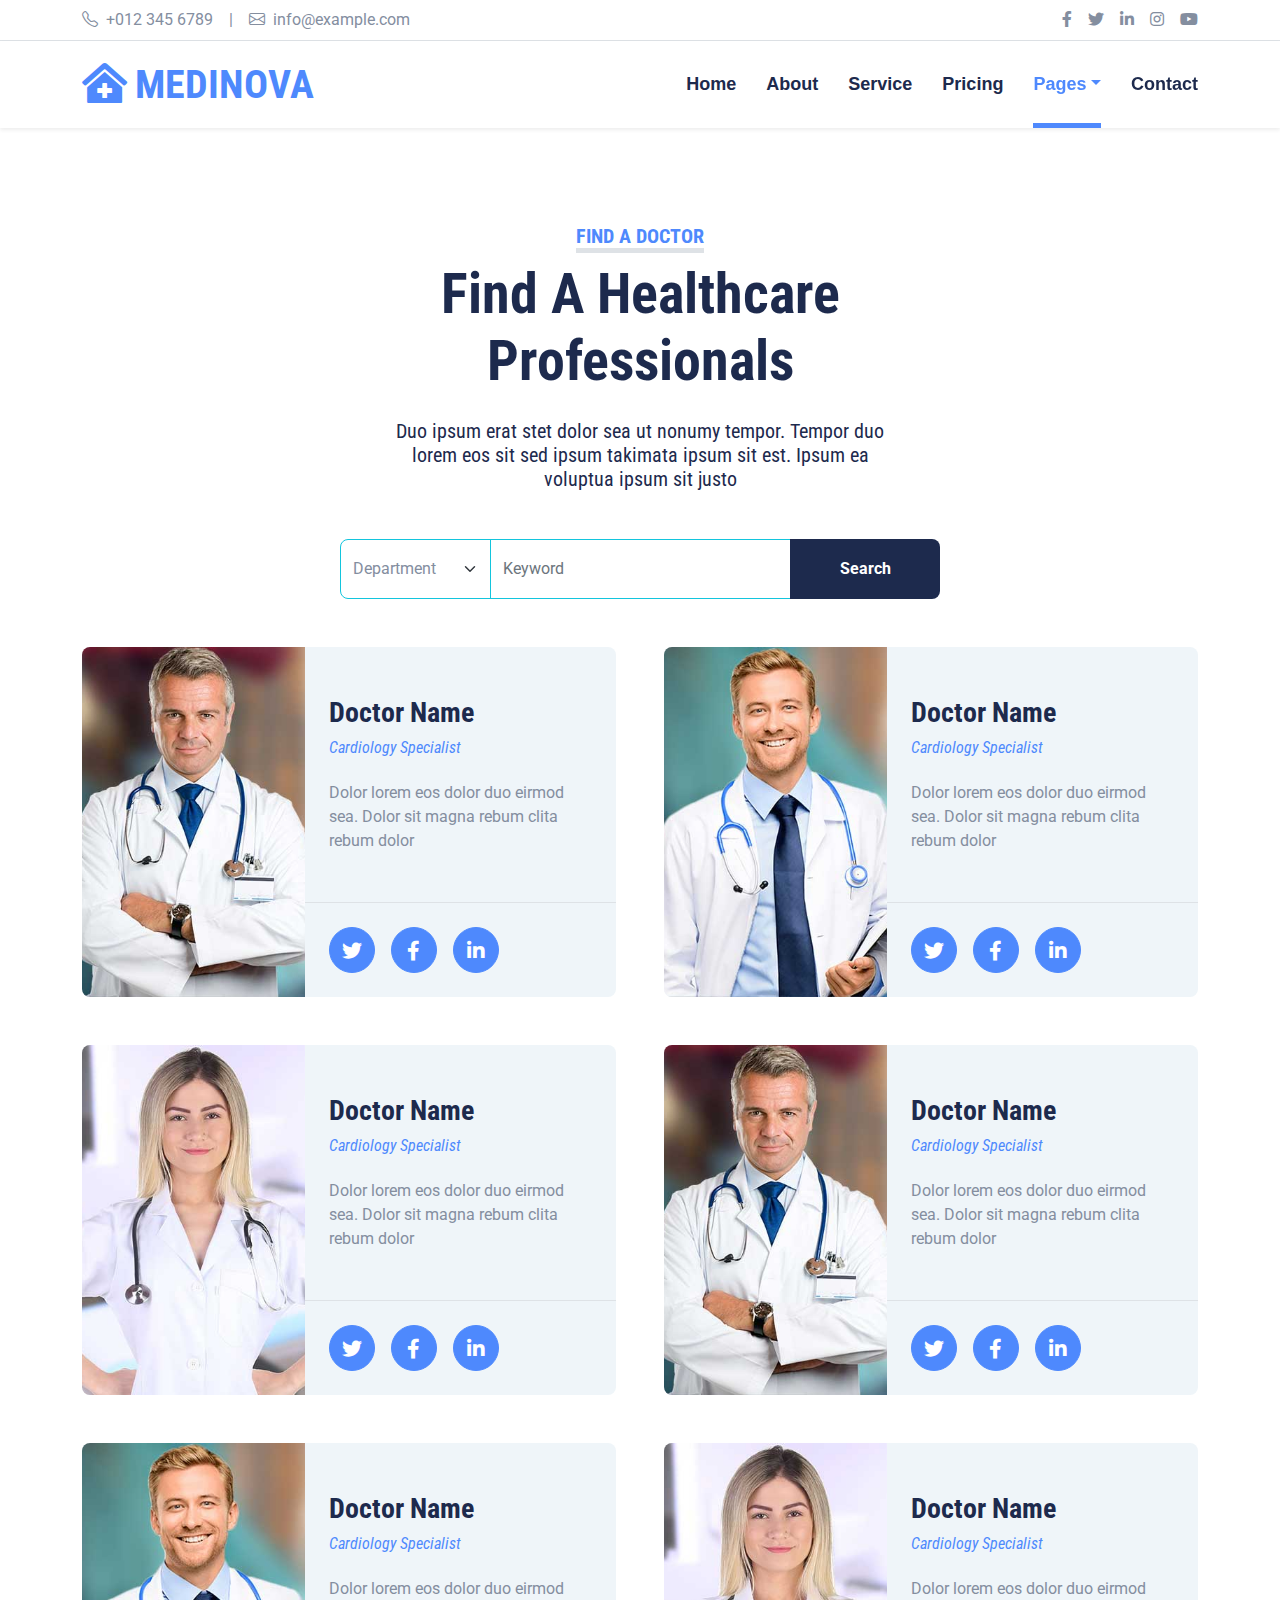
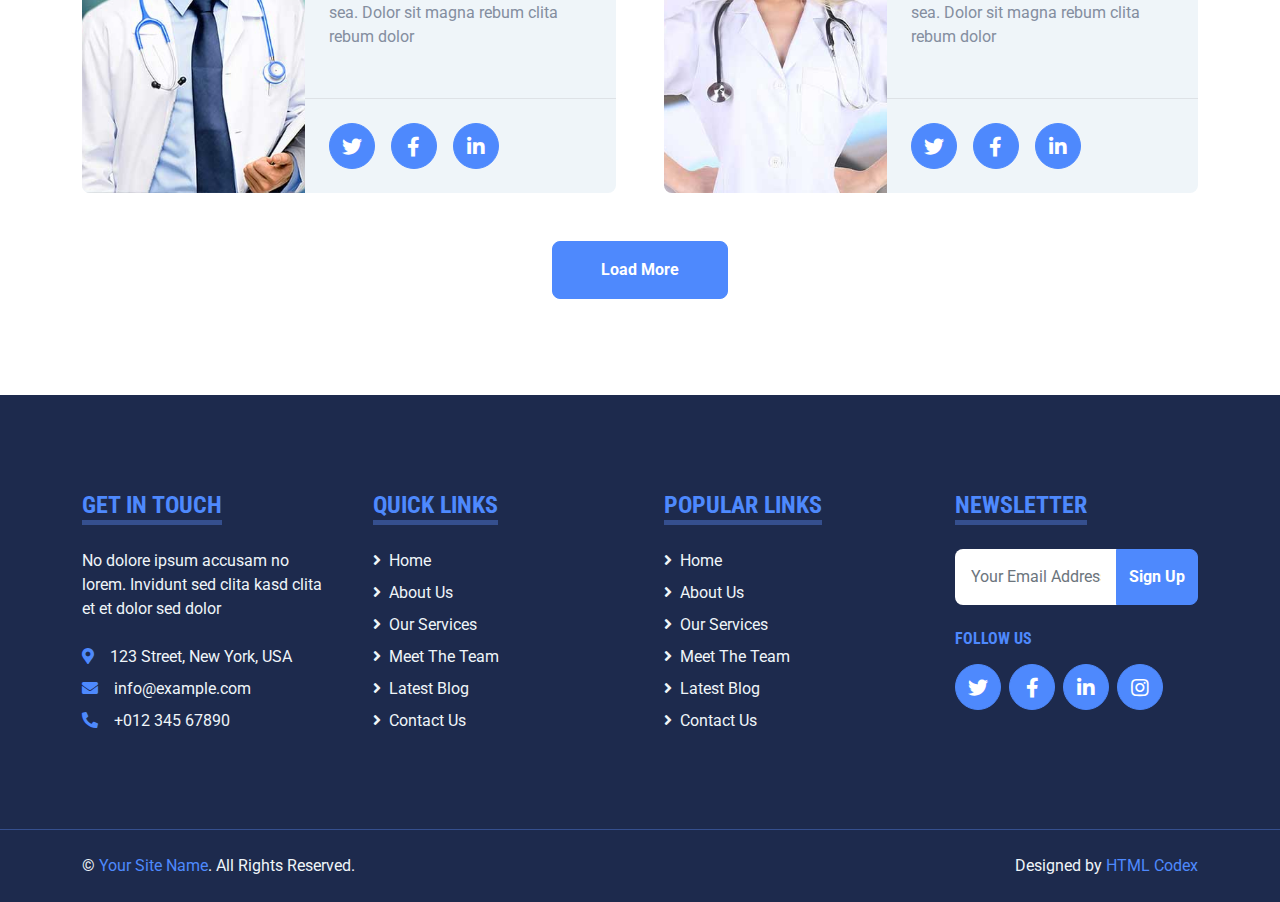
<file: hospital-website-template/search.html>
<!DOCTYPE html>
<html lang="en">

<head>
    <meta charset="utf-8">
    <title>MEDINOVA - Hospital Website Template</title>
    <meta content="width=device-width, initial-scale=1.0" name="viewport">
    <meta content="Free HTML Templates" name="keywords">
    <meta content="Free HTML Templates" name="description">

    <!-- Favicon -->
    <link href="img/favicon.ico" rel="icon">

    <!-- Google Web Fonts -->
    <link rel="preconnect" href="https://fonts.gstatic.com">
    <link href="https://fonts.googleapis.com/css2?family=Roboto+Condensed:wght@400;700&family=Roboto:wght@400;700&display=swap" rel="stylesheet">  

    <!-- Icon Font Stylesheet -->
    <link href="https://cdnjs.cloudflare.com/ajax/libs/font-awesome/5.15.0/css/all.min.css" rel="stylesheet">
    <link href="https://cdn.jsdelivr.net/npm/bootstrap-icons@1.4.1/font/bootstrap-icons.css" rel="stylesheet">

    <!-- Libraries Stylesheet -->
    <link href="lib/owlcarousel/assets/owl.carousel.min.css" rel="stylesheet">
    <link href="lib/tempusdominus/css/tempusdominus-bootstrap-4.min.css" rel="stylesheet" />

    <!-- Customized Bootstrap Stylesheet -->
    <link href="css/bootstrap.min.css" rel="stylesheet">

    <!-- Template Stylesheet -->
    <link href="css/style.css" rel="stylesheet">
</head>

<body>
    <!-- Topbar Start -->
    <div class="container-fluid py-2 border-bottom d-none d-lg-block">
        <div class="container">
            <div class="row">
                <div class="col-md-6 text-center text-lg-start mb-2 mb-lg-0">
                    <div class="d-inline-flex align-items-center">
                        <a class="text-decoration-none text-body pe-3" href=""><i class="bi bi-telephone me-2"></i>+012 345 6789</a>
                        <span class="text-body">|</span>
                        <a class="text-decoration-none text-body px-3" href=""><i class="bi bi-envelope me-2"></i>info@example.com</a>
                    </div>
                </div>
                <div class="col-md-6 text-center text-lg-end">
                    <div class="d-inline-flex align-items-center">
                        <a class="text-body px-2" href="">
                            <i class="fab fa-facebook-f"></i>
                        </a>
                        <a class="text-body px-2" href="">
                            <i class="fab fa-twitter"></i>
                        </a>
                        <a class="text-body px-2" href="">
                            <i class="fab fa-linkedin-in"></i>
                        </a>
                        <a class="text-body px-2" href="">
                            <i class="fab fa-instagram"></i>
                        </a>
                        <a class="text-body ps-2" href="">
                            <i class="fab fa-youtube"></i>
                        </a>
                    </div>
                </div>
            </div>
        </div>
    </div>
    <!-- Topbar End -->


    <!-- Navbar Start -->
    <div class="container-fluid sticky-top bg-white shadow-sm mb-5">
        <div class="container">
            <nav class="navbar navbar-expand-lg bg-white navbar-light py-3 py-lg-0">
                <a href="index.html" class="navbar-brand">
                    <h1 class="m-0 text-uppercase text-primary"><i class="fa fa-clinic-medical me-2"></i>Medinova</h1>
                </a>
                <button class="navbar-toggler" type="button" data-bs-toggle="collapse" data-bs-target="#navbarCollapse">
                    <span class="navbar-toggler-icon"></span>
                </button>
                <div class="collapse navbar-collapse" id="navbarCollapse">
                    <div class="navbar-nav ms-auto py-0">
                        <a href="index.html" class="nav-item nav-link">Home</a>
                        <a href="about.html" class="nav-item nav-link">About</a>
                        <a href="service.html" class="nav-item nav-link">Service</a>
                        <a href="price.html" class="nav-item nav-link">Pricing</a>
                        <div class="nav-item dropdown">
                            <a href="#" class="nav-link dropdown-toggle active" data-bs-toggle="dropdown">Pages</a>
                            <div class="dropdown-menu m-0">
                                <a href="blog.html" class="dropdown-item">Blog Grid</a>
                                <a href="detail.html" class="dropdown-item">Blog Detail</a>
                                <a href="team.html" class="dropdown-item">The Team</a>
                                <a href="testimonial.html" class="dropdown-item">Testimonial</a>
                                <a href="appointment.html" class="dropdown-item">Appointment</a>
                                <a href="search.html" class="dropdown-item active">Search</a>
                            </div>
                        </div>
                        <a href="contact.html" class="nav-item nav-link">Contact</a>
                    </div>
                </div>
            </nav>
        </div>
    </div>
    <!-- Navbar End -->


    <!-- Search Start -->
    <div class="container-fluid pt-5">
        <div class="container">
            <div class="text-center mx-auto mb-5" style="max-width: 500px;">
                <h5 class="d-inline-block text-primary text-uppercase border-bottom border-5">Find A Doctor</h5>
                <h1 class="display-4 mb-4">Find A Healthcare Professionals</h1>
                <h5 class="fw-normal">Duo ipsum erat stet dolor sea ut nonumy tempor. Tempor duo lorem eos sit sed ipsum takimata ipsum sit est. Ipsum ea voluptua ipsum sit justo</h5>
            </div>
            <div class="mx-auto" style="width: 100%; max-width: 600px;">
                <div class="input-group">
                    <select class="form-select border-primary w-25" style="height: 60px;">
                        <option selected>Department</option>
                        <option value="1">Department 1</option>
                        <option value="2">Department 2</option>
                        <option value="3">Department 3</option>
                    </select>
                    <input type="text" class="form-control border-primary w-50" placeholder="Keyword">
                    <button class="btn btn-dark border-0 w-25">Search</button>
                </div>
            </div>
        </div>
    </div>
    <!-- Search End -->


    <!-- Search Result Start -->
    <div class="container-fluid py-5">
        <div class="container">
            <div class="row g-5">
                <div class="col-lg-6 team-item">
                    <div class="row g-0 bg-light rounded overflow-hidden">
                        <div class="col-12 col-sm-5 h-100">
                            <img class="img-fluid h-100" src="img/team-1.jpg" style="object-fit: cover;">
                        </div>
                        <div class="col-12 col-sm-7 h-100 d-flex flex-column">
                            <div class="mt-auto p-4">
                                <h3>Doctor Name</h3>
                                <h6 class="fw-normal fst-italic text-primary mb-4">Cardiology Specialist</h6>
                                <p class="m-0">Dolor lorem eos dolor duo eirmod sea. Dolor sit magna rebum clita rebum dolor</p>
                            </div>
                            <div class="d-flex mt-auto border-top p-4">
                                <a class="btn btn-lg btn-primary btn-lg-square rounded-circle me-3" href="#"><i class="fab fa-twitter"></i></a>
                                <a class="btn btn-lg btn-primary btn-lg-square rounded-circle me-3" href="#"><i class="fab fa-facebook-f"></i></a>
                                <a class="btn btn-lg btn-primary btn-lg-square rounded-circle" href="#"><i class="fab fa-linkedin-in"></i></a>
                            </div>
                        </div>
                    </div>
                </div>
                <div class="col-lg-6 team-item">
                    <div class="row g-0 bg-light rounded overflow-hidden">
                        <div class="col-12 col-sm-5 h-100">
                            <img class="img-fluid h-100" src="img/team-2.jpg" style="object-fit: cover;">
                        </div>
                        <div class="col-12 col-sm-7 h-100 d-flex flex-column">
                            <div class="mt-auto p-4">
                                <h3>Doctor Name</h3>
                                <h6 class="fw-normal fst-italic text-primary mb-4">Cardiology Specialist</h6>
                                <p class="m-0">Dolor lorem eos dolor duo eirmod sea. Dolor sit magna rebum clita rebum dolor</p>
                            </div>
                            <div class="d-flex mt-auto border-top p-4">
                                <a class="btn btn-lg btn-primary btn-lg-square rounded-circle me-3" href="#"><i class="fab fa-twitter"></i></a>
                                <a class="btn btn-lg btn-primary btn-lg-square rounded-circle me-3" href="#"><i class="fab fa-facebook-f"></i></a>
                                <a class="btn btn-lg btn-primary btn-lg-square rounded-circle" href="#"><i class="fab fa-linkedin-in"></i></a>
                            </div>
                        </div>
                    </div>
                </div>
                <div class="col-lg-6 team-item">
                    <div class="row g-0 bg-light rounded overflow-hidden">
                        <div class="col-12 col-sm-5 h-100">
                            <img class="img-fluid h-100" src="img/team-3.jpg" style="object-fit: cover;">
                        </div>
                        <div class="col-12 col-sm-7 h-100 d-flex flex-column">
                            <div class="mt-auto p-4">
                                <h3>Doctor Name</h3>
                                <h6 class="fw-normal fst-italic text-primary mb-4">Cardiology Specialist</h6>
                                <p class="m-0">Dolor lorem eos dolor duo eirmod sea. Dolor sit magna rebum clita rebum dolor</p>
                            </div>
                            <div class="d-flex mt-auto border-top p-4">
                                <a class="btn btn-lg btn-primary btn-lg-square rounded-circle me-3" href="#"><i class="fab fa-twitter"></i></a>
                                <a class="btn btn-lg btn-primary btn-lg-square rounded-circle me-3" href="#"><i class="fab fa-facebook-f"></i></a>
                                <a class="btn btn-lg btn-primary btn-lg-square rounded-circle" href="#"><i class="fab fa-linkedin-in"></i></a>
                            </div>
                        </div>
                    </div>
                </div>
                <div class="col-lg-6 team-item">
                    <div class="row g-0 bg-light rounded overflow-hidden">
                        <div class="col-12 col-sm-5 h-100">
                            <img class="img-fluid h-100" src="img/team-1.jpg" style="object-fit: cover;">
                        </div>
                        <div class="col-12 col-sm-7 h-100 d-flex flex-column">
                            <div class="mt-auto p-4">
                                <h3>Doctor Name</h3>
                                <h6 class="fw-normal fst-italic text-primary mb-4">Cardiology Specialist</h6>
                                <p class="m-0">Dolor lorem eos dolor duo eirmod sea. Dolor sit magna rebum clita rebum dolor</p>
                            </div>
                            <div class="d-flex mt-auto border-top p-4">
                                <a class="btn btn-lg btn-primary btn-lg-square rounded-circle me-3" href="#"><i class="fab fa-twitter"></i></a>
                                <a class="btn btn-lg btn-primary btn-lg-square rounded-circle me-3" href="#"><i class="fab fa-facebook-f"></i></a>
                                <a class="btn btn-lg btn-primary btn-lg-square rounded-circle" href="#"><i class="fab fa-linkedin-in"></i></a>
                            </div>
                        </div>
                    </div>
                </div>
                <div class="col-lg-6 team-item">
                    <div class="row g-0 bg-light rounded overflow-hidden">
                        <div class="col-12 col-sm-5 h-100">
                            <img class="img-fluid h-100" src="img/team-2.jpg" style="object-fit: cover;">
                        </div>
                        <div class="col-12 col-sm-7 h-100 d-flex flex-column">
                            <div class="mt-auto p-4">
                                <h3>Doctor Name</h3>
                                <h6 class="fw-normal fst-italic text-primary mb-4">Cardiology Specialist</h6>
                                <p class="m-0">Dolor lorem eos dolor duo eirmod sea. Dolor sit magna rebum clita rebum dolor</p>
                            </div>
                            <div class="d-flex mt-auto border-top p-4">
                                <a class="btn btn-lg btn-primary btn-lg-square rounded-circle me-3" href="#"><i class="fab fa-twitter"></i></a>
                                <a class="btn btn-lg btn-primary btn-lg-square rounded-circle me-3" href="#"><i class="fab fa-facebook-f"></i></a>
                                <a class="btn btn-lg btn-primary btn-lg-square rounded-circle" href="#"><i class="fab fa-linkedin-in"></i></a>
                            </div>
                        </div>
                    </div>
                </div>
                <div class="col-lg-6 team-item">
                    <div class="row g-0 bg-light rounded overflow-hidden">
                        <div class="col-12 col-sm-5 h-100">
                            <img class="img-fluid h-100" src="img/team-3.jpg" style="object-fit: cover;">
                        </div>
                        <div class="col-12 col-sm-7 h-100 d-flex flex-column">
                            <div class="mt-auto p-4">
                                <h3>Doctor Name</h3>
                                <h6 class="fw-normal fst-italic text-primary mb-4">Cardiology Specialist</h6>
                                <p class="m-0">Dolor lorem eos dolor duo eirmod sea. Dolor sit magna rebum clita rebum dolor</p>
                            </div>
                            <div class="d-flex mt-auto border-top p-4">
                                <a class="btn btn-lg btn-primary btn-lg-square rounded-circle me-3" href="#"><i class="fab fa-twitter"></i></a>
                                <a class="btn btn-lg btn-primary btn-lg-square rounded-circle me-3" href="#"><i class="fab fa-facebook-f"></i></a>
                                <a class="btn btn-lg btn-primary btn-lg-square rounded-circle" href="#"><i class="fab fa-linkedin-in"></i></a>
                            </div>
                        </div>
                    </div>
                </div>
                <div class="col-12 text-center">
                    <button class="btn btn-primary py-3 px-5">Load More</button>
                </div>
            </div>
        </div>
    </div>
    <!-- Search Result End -->


    <!-- Footer Start -->
    <div class="container-fluid bg-dark text-light mt-5 py-5">
        <div class="container py-5">
            <div class="row g-5">
                <div class="col-lg-3 col-md-6">
                    <h4 class="d-inline-block text-primary text-uppercase border-bottom border-5 border-secondary mb-4">Get In Touch</h4>
                    <p class="mb-4">No dolore ipsum accusam no lorem. Invidunt sed clita kasd clita et et dolor sed dolor</p>
                    <p class="mb-2"><i class="fa fa-map-marker-alt text-primary me-3"></i>123 Street, New York, USA</p>
                    <p class="mb-2"><i class="fa fa-envelope text-primary me-3"></i>info@example.com</p>
                    <p class="mb-0"><i class="fa fa-phone-alt text-primary me-3"></i>+012 345 67890</p>
                </div>
                <div class="col-lg-3 col-md-6">
                    <h4 class="d-inline-block text-primary text-uppercase border-bottom border-5 border-secondary mb-4">Quick Links</h4>
                    <div class="d-flex flex-column justify-content-start">
                        <a class="text-light mb-2" href="#"><i class="fa fa-angle-right me-2"></i>Home</a>
                        <a class="text-light mb-2" href="#"><i class="fa fa-angle-right me-2"></i>About Us</a>
                        <a class="text-light mb-2" href="#"><i class="fa fa-angle-right me-2"></i>Our Services</a>
                        <a class="text-light mb-2" href="#"><i class="fa fa-angle-right me-2"></i>Meet The Team</a>
                        <a class="text-light mb-2" href="#"><i class="fa fa-angle-right me-2"></i>Latest Blog</a>
                        <a class="text-light" href="#"><i class="fa fa-angle-right me-2"></i>Contact Us</a>
                    </div>
                </div>
                <div class="col-lg-3 col-md-6">
                    <h4 class="d-inline-block text-primary text-uppercase border-bottom border-5 border-secondary mb-4">Popular Links</h4>
                    <div class="d-flex flex-column justify-content-start">
                        <a class="text-light mb-2" href="#"><i class="fa fa-angle-right me-2"></i>Home</a>
                        <a class="text-light mb-2" href="#"><i class="fa fa-angle-right me-2"></i>About Us</a>
                        <a class="text-light mb-2" href="#"><i class="fa fa-angle-right me-2"></i>Our Services</a>
                        <a class="text-light mb-2" href="#"><i class="fa fa-angle-right me-2"></i>Meet The Team</a>
                        <a class="text-light mb-2" href="#"><i class="fa fa-angle-right me-2"></i>Latest Blog</a>
                        <a class="text-light" href="#"><i class="fa fa-angle-right me-2"></i>Contact Us</a>
                    </div>
                </div>
                <div class="col-lg-3 col-md-6">
                    <h4 class="d-inline-block text-primary text-uppercase border-bottom border-5 border-secondary mb-4">Newsletter</h4>
                    <form action="">
                        <div class="input-group">
                            <input type="text" class="form-control p-3 border-0" placeholder="Your Email Address">
                            <button class="btn btn-primary">Sign Up</button>
                        </div>
                    </form>
                    <h6 class="text-primary text-uppercase mt-4 mb-3">Follow Us</h6>
                    <div class="d-flex">
                        <a class="btn btn-lg btn-primary btn-lg-square rounded-circle me-2" href="#"><i class="fab fa-twitter"></i></a>
                        <a class="btn btn-lg btn-primary btn-lg-square rounded-circle me-2" href="#"><i class="fab fa-facebook-f"></i></a>
                        <a class="btn btn-lg btn-primary btn-lg-square rounded-circle me-2" href="#"><i class="fab fa-linkedin-in"></i></a>
                        <a class="btn btn-lg btn-primary btn-lg-square rounded-circle" href="#"><i class="fab fa-instagram"></i></a>
                    </div>
                </div>
            </div>
        </div>
    </div>
    <div class="container-fluid bg-dark text-light border-top border-secondary py-4">
        <div class="container">
            <div class="row g-5">
                <div class="col-md-6 text-center text-md-start">
                    <p class="mb-md-0">&copy; <a class="text-primary" href="#">Your Site Name</a>. All Rights Reserved.</p>
                </div>
                <div class="col-md-6 text-center text-md-end">
                    <p class="mb-0">Designed by <a class="text-primary" href="https://htmlcodex.com">HTML Codex</a></p>
                </div>
            </div>
        </div>
    </div>
    <!-- Footer End -->


    <!-- Back to Top -->
    <a href="#" class="btn btn-lg btn-primary btn-lg-square back-to-top"><i class="bi bi-arrow-up"></i></a>


    <!-- JavaScript Libraries -->
    <script src="https://code.jquery.com/jquery-3.4.1.min.js"></script>
    <script src="https://cdn.jsdelivr.net/npm/bootstrap@5.0.0/dist/js/bootstrap.bundle.min.js"></script>
    <script src="lib/easing/easing.min.js"></script>
    <script src="lib/waypoints/waypoints.min.js"></script>
    <script src="lib/owlcarousel/owl.carousel.min.js"></script>
    <script src="lib/tempusdominus/js/moment.min.js"></script>
    <script src="lib/tempusdominus/js/moment-timezone.min.js"></script>
    <script src="lib/tempusdominus/js/tempusdominus-bootstrap-4.min.js"></script>

    <!-- Template Javascript -->
    <script src="js/main.js"></script>
</body>

</html>
</file>
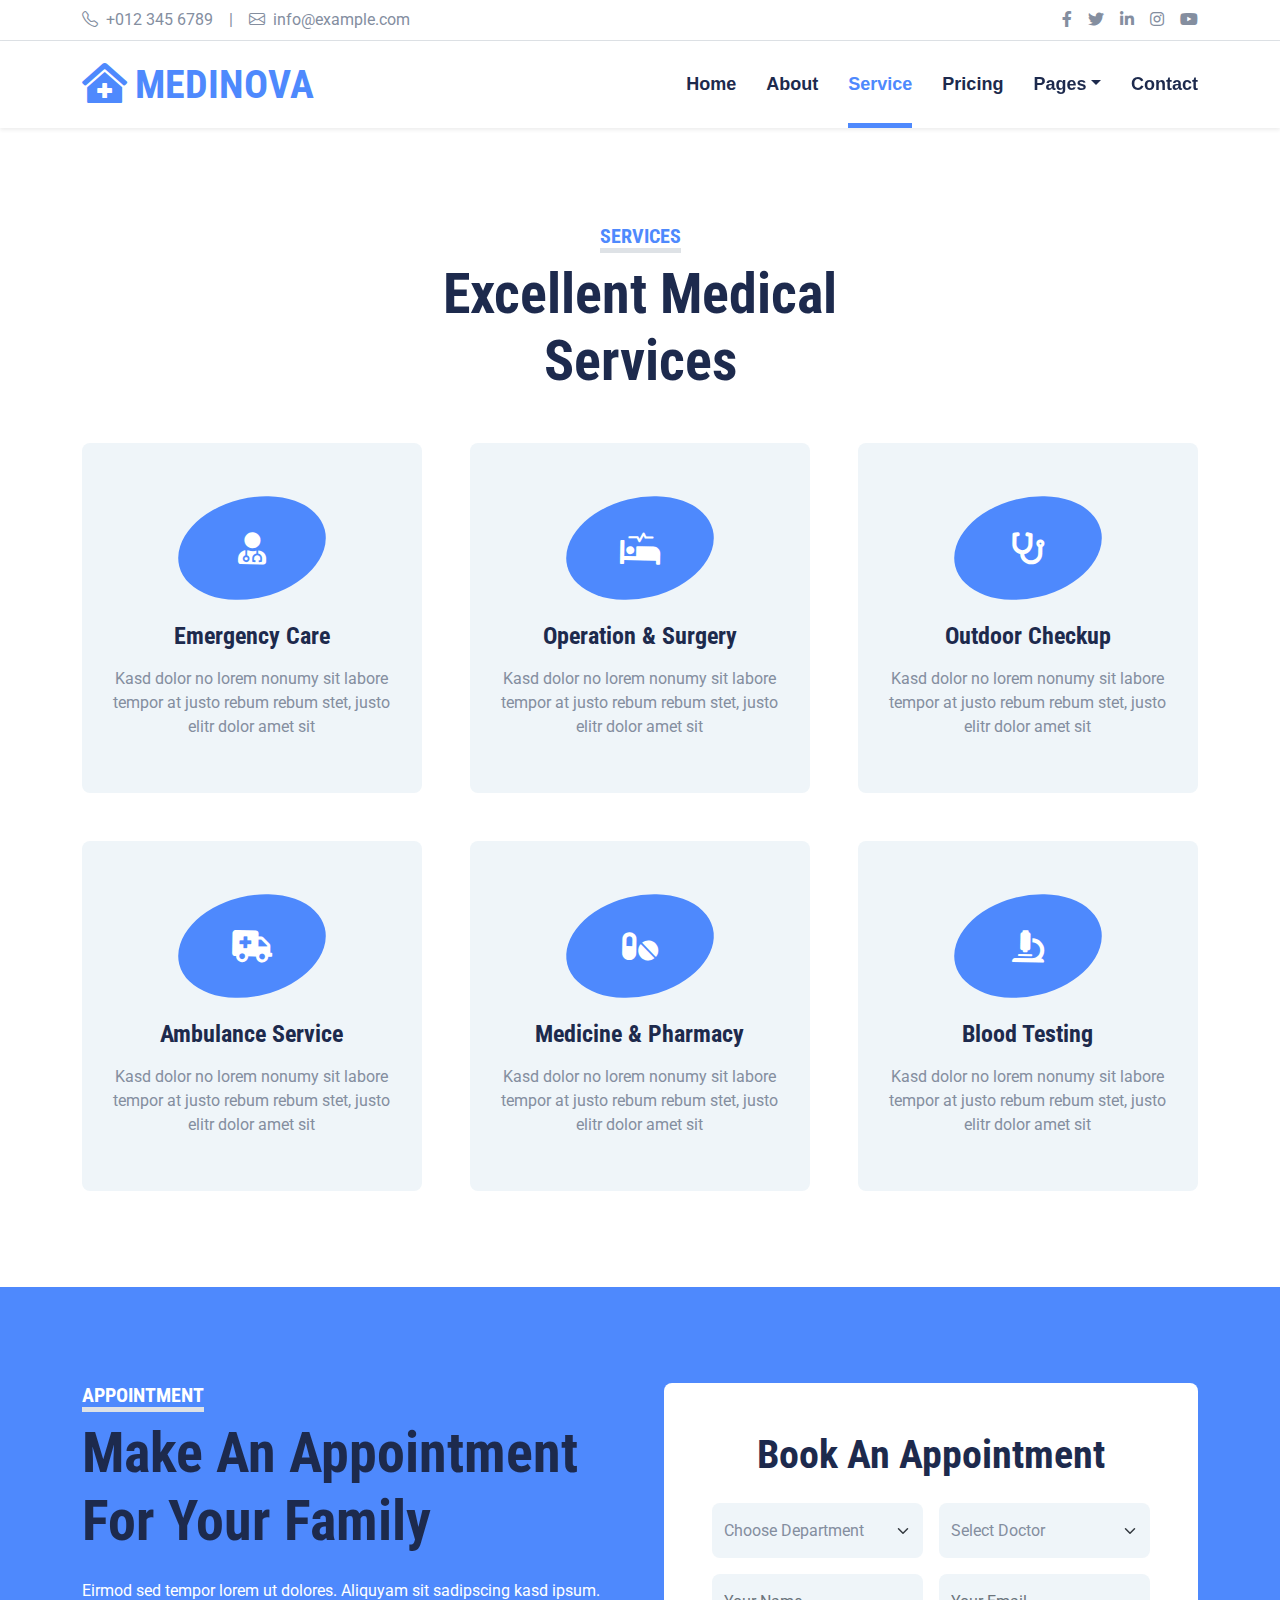
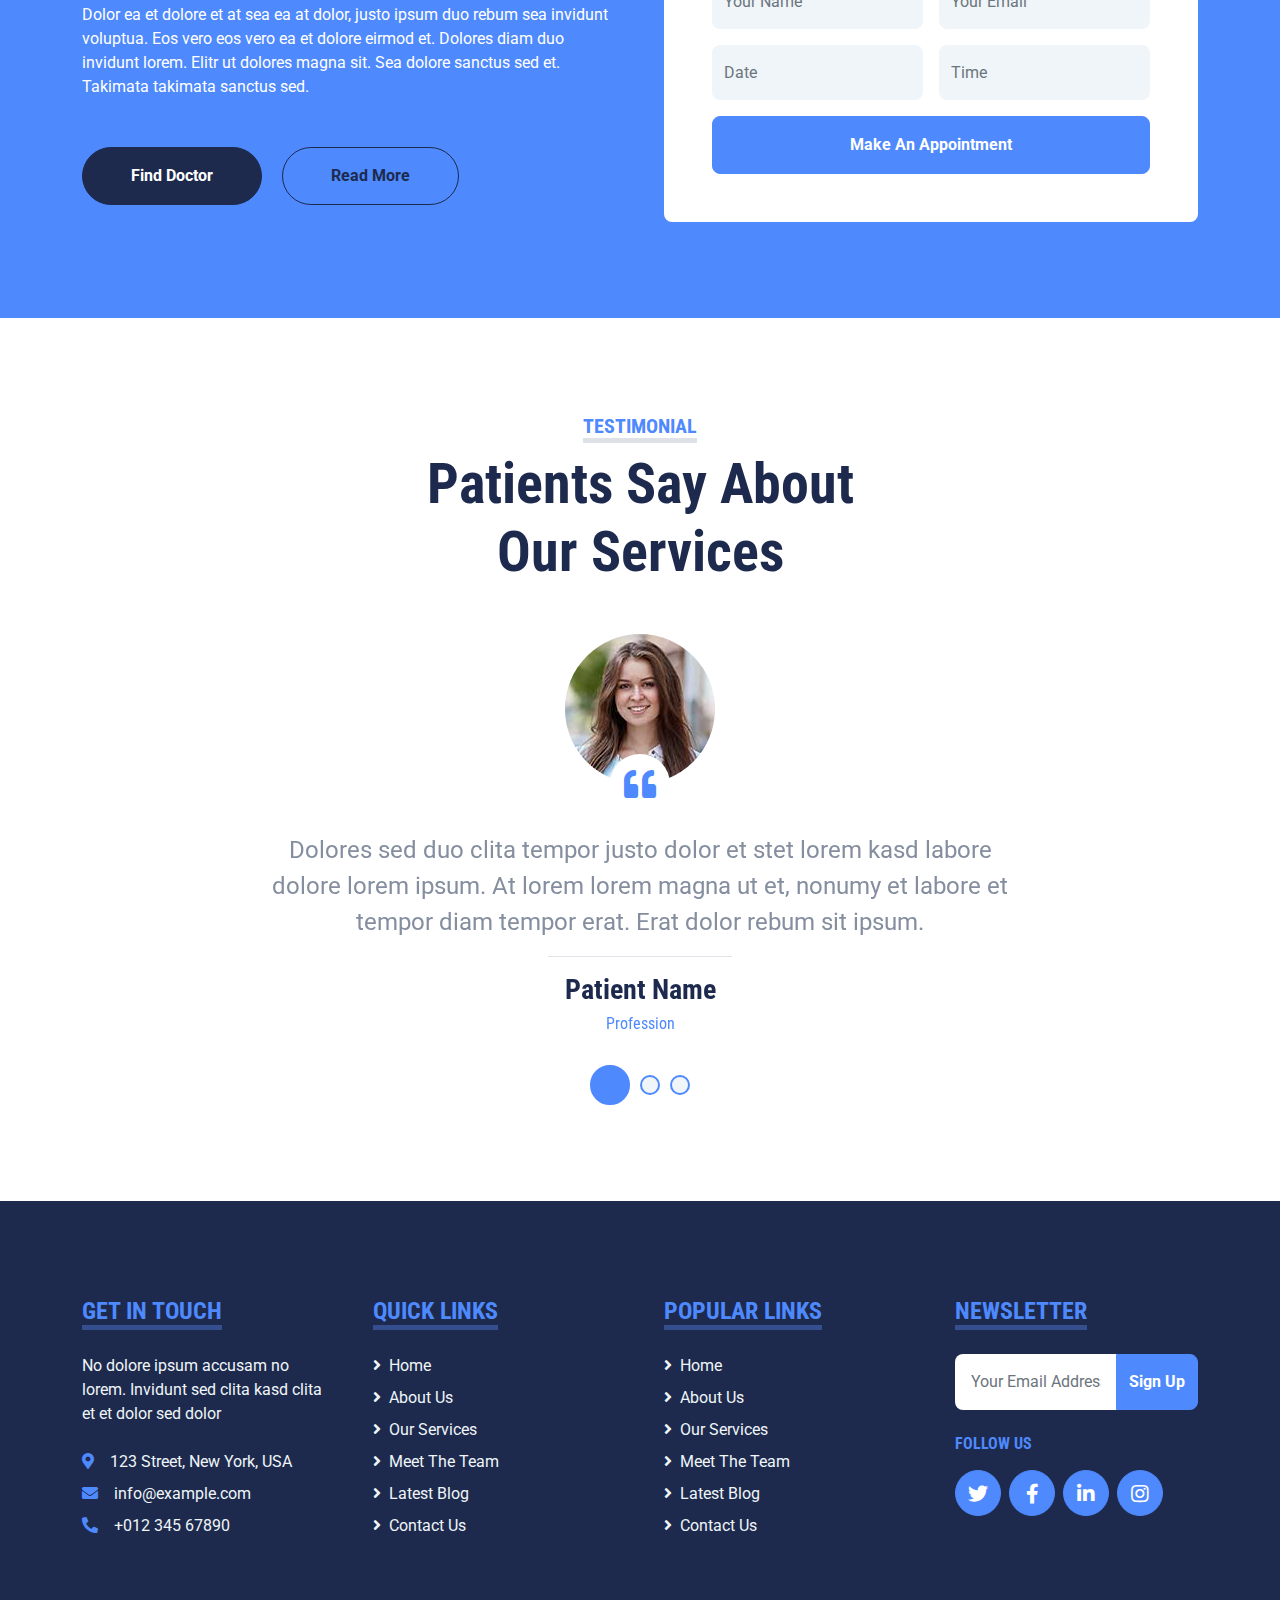
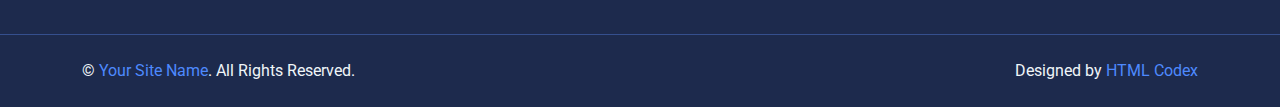
<file: hospital-website-template/service.html>
<!DOCTYPE html>
<html lang="en">

<head>
    <meta charset="utf-8">
    <title>MEDINOVA - Hospital Website Template</title>
    <meta content="width=device-width, initial-scale=1.0" name="viewport">
    <meta content="Free HTML Templates" name="keywords">
    <meta content="Free HTML Templates" name="description">

    <!-- Favicon -->
    <link href="img/favicon.ico" rel="icon">

    <!-- Google Web Fonts -->
    <link rel="preconnect" href="https://fonts.gstatic.com">
    <link href="https://fonts.googleapis.com/css2?family=Roboto+Condensed:wght@400;700&family=Roboto:wght@400;700&display=swap" rel="stylesheet">  

    <!-- Icon Font Stylesheet -->
    <link href="https://cdnjs.cloudflare.com/ajax/libs/font-awesome/5.15.0/css/all.min.css" rel="stylesheet">
    <link href="https://cdn.jsdelivr.net/npm/bootstrap-icons@1.4.1/font/bootstrap-icons.css" rel="stylesheet">

    <!-- Libraries Stylesheet -->
    <link href="lib/owlcarousel/assets/owl.carousel.min.css" rel="stylesheet">
    <link href="lib/tempusdominus/css/tempusdominus-bootstrap-4.min.css" rel="stylesheet" />

    <!-- Customized Bootstrap Stylesheet -->
    <link href="css/bootstrap.min.css" rel="stylesheet">

    <!-- Template Stylesheet -->
    <link href="css/style.css" rel="stylesheet">
</head>

<body>
    <!-- Topbar Start -->
    <div class="container-fluid py-2 border-bottom d-none d-lg-block">
        <div class="container">
            <div class="row">
                <div class="col-md-6 text-center text-lg-start mb-2 mb-lg-0">
                    <div class="d-inline-flex align-items-center">
                        <a class="text-decoration-none text-body pe-3" href=""><i class="bi bi-telephone me-2"></i>+012 345 6789</a>
                        <span class="text-body">|</span>
                        <a class="text-decoration-none text-body px-3" href=""><i class="bi bi-envelope me-2"></i>info@example.com</a>
                    </div>
                </div>
                <div class="col-md-6 text-center text-lg-end">
                    <div class="d-inline-flex align-items-center">
                        <a class="text-body px-2" href="">
                            <i class="fab fa-facebook-f"></i>
                        </a>
                        <a class="text-body px-2" href="">
                            <i class="fab fa-twitter"></i>
                        </a>
                        <a class="text-body px-2" href="">
                            <i class="fab fa-linkedin-in"></i>
                        </a>
                        <a class="text-body px-2" href="">
                            <i class="fab fa-instagram"></i>
                        </a>
                        <a class="text-body ps-2" href="">
                            <i class="fab fa-youtube"></i>
                        </a>
                    </div>
                </div>
            </div>
        </div>
    </div>
    <!-- Topbar End -->


    <!-- Navbar Start -->
    <div class="container-fluid sticky-top bg-white shadow-sm mb-5">
        <div class="container">
            <nav class="navbar navbar-expand-lg bg-white navbar-light py-3 py-lg-0">
                <a href="index.html" class="navbar-brand">
                    <h1 class="m-0 text-uppercase text-primary"><i class="fa fa-clinic-medical me-2"></i>Medinova</h1>
                </a>
                <button class="navbar-toggler" type="button" data-bs-toggle="collapse" data-bs-target="#navbarCollapse">
                    <span class="navbar-toggler-icon"></span>
                </button>
                <div class="collapse navbar-collapse" id="navbarCollapse">
                    <div class="navbar-nav ms-auto py-0">
                        <a href="index.html" class="nav-item nav-link">Home</a>
                        <a href="about.html" class="nav-item nav-link">About</a>
                        <a href="service.html" class="nav-item nav-link active">Service</a>
                        <a href="price.html" class="nav-item nav-link">Pricing</a>
                        <div class="nav-item dropdown">
                            <a href="#" class="nav-link dropdown-toggle" data-bs-toggle="dropdown">Pages</a>
                            <div class="dropdown-menu m-0">
                                <a href="blog.html" class="dropdown-item">Blog Grid</a>
                                <a href="detail.html" class="dropdown-item">Blog Detail</a>
                                <a href="team.html" class="dropdown-item">The Team</a>
                                <a href="testimonial.html" class="dropdown-item">Testimonial</a>
                                <a href="appointment.html" class="dropdown-item">Appointment</a>
                                <a href="search.html" class="dropdown-item">Search</a>
                            </div>
                        </div>
                        <a href="contact.html" class="nav-item nav-link">Contact</a>
                    </div>
                </div>
            </nav>
        </div>
    </div>
    <!-- Navbar End -->
    

    <!-- Services Start -->
    <div class="container-fluid py-5">
        <div class="container">
            <div class="text-center mx-auto mb-5" style="max-width: 500px;">
                <h5 class="d-inline-block text-primary text-uppercase border-bottom border-5">Services</h5>
                <h1 class="display-4">Excellent Medical Services</h1>
            </div>
            <div class="row g-5">
                <div class="col-lg-4 col-md-6">
                    <div class="service-item bg-light rounded d-flex flex-column align-items-center justify-content-center text-center">
                        <div class="service-icon mb-4">
                            <i class="fa fa-2x fa-user-md text-white"></i>
                        </div>
                        <h4 class="mb-3">Emergency Care</h4>
                        <p class="m-0">Kasd dolor no lorem nonumy sit labore tempor at justo rebum rebum stet, justo elitr dolor amet sit</p>
                        <a class="btn btn-lg btn-primary rounded-pill" href="">
                            <i class="bi bi-arrow-right"></i>
                        </a>
                    </div>
                </div>
                <div class="col-lg-4 col-md-6">
                    <div class="service-item bg-light rounded d-flex flex-column align-items-center justify-content-center text-center">
                        <div class="service-icon mb-4">
                            <i class="fa fa-2x fa-procedures text-white"></i>
                        </div>
                        <h4 class="mb-3">Operation & Surgery</h4>
                        <p class="m-0">Kasd dolor no lorem nonumy sit labore tempor at justo rebum rebum stet, justo elitr dolor amet sit</p>
                        <a class="btn btn-lg btn-primary rounded-pill" href="">
                            <i class="bi bi-arrow-right"></i>
                        </a>
                    </div>
                </div>
                <div class="col-lg-4 col-md-6">
                    <div class="service-item bg-light rounded d-flex flex-column align-items-center justify-content-center text-center">
                        <div class="service-icon mb-4">
                            <i class="fa fa-2x fa-stethoscope text-white"></i>
                        </div>
                        <h4 class="mb-3">Outdoor Checkup</h4>
                        <p class="m-0">Kasd dolor no lorem nonumy sit labore tempor at justo rebum rebum stet, justo elitr dolor amet sit</p>
                        <a class="btn btn-lg btn-primary rounded-pill" href="">
                            <i class="bi bi-arrow-right"></i>
                        </a>
                    </div>
                </div>
                <div class="col-lg-4 col-md-6">
                    <div class="service-item bg-light rounded d-flex flex-column align-items-center justify-content-center text-center">
                        <div class="service-icon mb-4">
                            <i class="fa fa-2x fa-ambulance text-white"></i>
                        </div>
                        <h4 class="mb-3">Ambulance Service</h4>
                        <p class="m-0">Kasd dolor no lorem nonumy sit labore tempor at justo rebum rebum stet, justo elitr dolor amet sit</p>
                        <a class="btn btn-lg btn-primary rounded-pill" href="">
                            <i class="bi bi-arrow-right"></i>
                        </a>
                    </div>
                </div>
                <div class="col-lg-4 col-md-6">
                    <div class="service-item bg-light rounded d-flex flex-column align-items-center justify-content-center text-center">
                        <div class="service-icon mb-4">
                            <i class="fa fa-2x fa-pills text-white"></i>
                        </div>
                        <h4 class="mb-3">Medicine & Pharmacy</h4>
                        <p class="m-0">Kasd dolor no lorem nonumy sit labore tempor at justo rebum rebum stet, justo elitr dolor amet sit</p>
                        <a class="btn btn-lg btn-primary rounded-pill" href="">
                            <i class="bi bi-arrow-right"></i>
                        </a>
                    </div>
                </div>
                <div class="col-lg-4 col-md-6">
                    <div class="service-item bg-light rounded d-flex flex-column align-items-center justify-content-center text-center">
                        <div class="service-icon mb-4">
                            <i class="fa fa-2x fa-microscope text-white"></i>
                        </div>
                        <h4 class="mb-3">Blood Testing</h4>
                        <p class="m-0">Kasd dolor no lorem nonumy sit labore tempor at justo rebum rebum stet, justo elitr dolor amet sit</p>
                        <a class="btn btn-lg btn-primary rounded-pill" href="">
                            <i class="bi bi-arrow-right"></i>
                        </a>
                    </div>
                </div>
            </div>
        </div>
    </div>
    <!-- Services End -->


    <!-- Appointment Start -->
    <div class="container-fluid bg-primary my-5 py-5">
        <div class="container py-5">
            <div class="row gx-5">
                <div class="col-lg-6 mb-5 mb-lg-0">
                    <div class="mb-4">
                        <h5 class="d-inline-block text-white text-uppercase border-bottom border-5">Appointment</h5>
                        <h1 class="display-4">Make An Appointment For Your Family</h1>
                    </div>
                    <p class="text-white mb-5">Eirmod sed tempor lorem ut dolores. Aliquyam sit sadipscing kasd ipsum. Dolor ea et dolore et at sea ea at dolor, justo ipsum duo rebum sea invidunt voluptua. Eos vero eos vero ea et dolore eirmod et. Dolores diam duo invidunt lorem. Elitr ut dolores magna sit. Sea dolore sanctus sed et. Takimata takimata sanctus sed.</p>
                    <a class="btn btn-dark rounded-pill py-3 px-5 me-3" href="">Find Doctor</a>
                    <a class="btn btn-outline-dark rounded-pill py-3 px-5" href="">Read More</a>
                </div>
                <div class="col-lg-6">
                    <div class="bg-white text-center rounded p-5">
                        <h1 class="mb-4">Book An Appointment</h1>
                        <form>
                            <div class="row g-3">
                                <div class="col-12 col-sm-6">
                                    <select class="form-select bg-light border-0" style="height: 55px;">
                                        <option selected>Choose Department</option>
                                        <option value="1">Department 1</option>
                                        <option value="2">Department 2</option>
                                        <option value="3">Department 3</option>
                                    </select>
                                </div>
                                <div class="col-12 col-sm-6">
                                    <select class="form-select bg-light border-0" style="height: 55px;">
                                        <option selected>Select Doctor</option>
                                        <option value="1">Doctor 1</option>
                                        <option value="2">Doctor 2</option>
                                        <option value="3">Doctor 3</option>
                                    </select>
                                </div>
                                <div class="col-12 col-sm-6">
                                    <input type="text" class="form-control bg-light border-0" placeholder="Your Name" style="height: 55px;">
                                </div>
                                <div class="col-12 col-sm-6">
                                    <input type="email" class="form-control bg-light border-0" placeholder="Your Email" style="height: 55px;">
                                </div>
                                <div class="col-12 col-sm-6">
                                    <div class="date" id="date" data-target-input="nearest">
                                        <input type="text"
                                            class="form-control bg-light border-0 datetimepicker-input"
                                            placeholder="Date" data-target="#date" data-toggle="datetimepicker" style="height: 55px;">
                                    </div>
                                </div>
                                <div class="col-12 col-sm-6">
                                    <div class="time" id="time" data-target-input="nearest">
                                        <input type="text"
                                            class="form-control bg-light border-0 datetimepicker-input"
                                            placeholder="Time" data-target="#time" data-toggle="datetimepicker" style="height: 55px;">
                                    </div>
                                </div>
                                <div class="col-12">
                                    <button class="btn btn-primary w-100 py-3" type="submit">Make An Appointment</button>
                                </div>
                            </div>
                        </form>
                    </div>
                </div>
            </div>
        </div>
    </div>
    <!-- Appointment End -->


    <!-- Testimonial Start -->
    <div class="container-fluid py-5">
        <div class="container">
            <div class="text-center mx-auto mb-5" style="max-width: 500px;">
                <h5 class="d-inline-block text-primary text-uppercase border-bottom border-5">Testimonial</h5>
                <h1 class="display-4">Patients Say About Our Services</h1>
            </div>
            <div class="row justify-content-center">
                <div class="col-lg-8">
                    <div class="owl-carousel testimonial-carousel">
                        <div class="testimonial-item text-center">
                            <div class="position-relative mb-5">
                                <img class="img-fluid rounded-circle mx-auto" src="img/testimonial-1.jpg" alt="">
                                <div class="position-absolute top-100 start-50 translate-middle d-flex align-items-center justify-content-center bg-white rounded-circle" style="width: 60px; height: 60px;">
                                    <i class="fa fa-quote-left fa-2x text-primary"></i>
                                </div>
                            </div>
                            <p class="fs-4 fw-normal">Dolores sed duo clita tempor justo dolor et stet lorem kasd labore dolore lorem ipsum. At lorem lorem magna ut et, nonumy et labore et tempor diam tempor erat. Erat dolor rebum sit ipsum.</p>
                            <hr class="w-25 mx-auto">
                            <h3>Patient Name</h3>
                            <h6 class="fw-normal text-primary mb-3">Profession</h6>
                        </div>
                        <div class="testimonial-item text-center">
                            <div class="position-relative mb-5">
                                <img class="img-fluid rounded-circle mx-auto" src="img/testimonial-2.jpg" alt="">
                                <div class="position-absolute top-100 start-50 translate-middle d-flex align-items-center justify-content-center bg-white rounded-circle" style="width: 60px; height: 60px;">
                                    <i class="fa fa-quote-left fa-2x text-primary"></i>
                                </div>
                            </div>
                            <p class="fs-4 fw-normal">Dolores sed duo clita tempor justo dolor et stet lorem kasd labore dolore lorem ipsum. At lorem lorem magna ut et, nonumy et labore et tempor diam tempor erat. Erat dolor rebum sit ipsum.</p>
                            <hr class="w-25 mx-auto">
                            <h3>Patient Name</h3>
                            <h6 class="fw-normal text-primary mb-3">Profession</h6>
                        </div>
                        <div class="testimonial-item text-center">
                            <div class="position-relative mb-5">
                                <img class="img-fluid rounded-circle mx-auto" src="img/testimonial-3.jpg" alt="">
                                <div class="position-absolute top-100 start-50 translate-middle d-flex align-items-center justify-content-center bg-white rounded-circle" style="width: 60px; height: 60px;">
                                    <i class="fa fa-quote-left fa-2x text-primary"></i>
                                </div>
                            </div>
                            <p class="fs-4 fw-normal">Dolores sed duo clita tempor justo dolor et stet lorem kasd labore dolore lorem ipsum. At lorem lorem magna ut et, nonumy et labore et tempor diam tempor erat. Erat dolor rebum sit ipsum.</p>
                            <hr class="w-25 mx-auto">
                            <h3>Patient Name</h3>
                            <h6 class="fw-normal text-primary mb-3">Profession</h6>
                        </div>
                    </div>
                </div>
            </div>
        </div>
    </div>
    <!-- Testimonial End -->


    <!-- Footer Start -->
    <div class="container-fluid bg-dark text-light mt-5 py-5">
        <div class="container py-5">
            <div class="row g-5">
                <div class="col-lg-3 col-md-6">
                    <h4 class="d-inline-block text-primary text-uppercase border-bottom border-5 border-secondary mb-4">Get In Touch</h4>
                    <p class="mb-4">No dolore ipsum accusam no lorem. Invidunt sed clita kasd clita et et dolor sed dolor</p>
                    <p class="mb-2"><i class="fa fa-map-marker-alt text-primary me-3"></i>123 Street, New York, USA</p>
                    <p class="mb-2"><i class="fa fa-envelope text-primary me-3"></i>info@example.com</p>
                    <p class="mb-0"><i class="fa fa-phone-alt text-primary me-3"></i>+012 345 67890</p>
                </div>
                <div class="col-lg-3 col-md-6">
                    <h4 class="d-inline-block text-primary text-uppercase border-bottom border-5 border-secondary mb-4">Quick Links</h4>
                    <div class="d-flex flex-column justify-content-start">
                        <a class="text-light mb-2" href="#"><i class="fa fa-angle-right me-2"></i>Home</a>
                        <a class="text-light mb-2" href="#"><i class="fa fa-angle-right me-2"></i>About Us</a>
                        <a class="text-light mb-2" href="#"><i class="fa fa-angle-right me-2"></i>Our Services</a>
                        <a class="text-light mb-2" href="#"><i class="fa fa-angle-right me-2"></i>Meet The Team</a>
                        <a class="text-light mb-2" href="#"><i class="fa fa-angle-right me-2"></i>Latest Blog</a>
                        <a class="text-light" href="#"><i class="fa fa-angle-right me-2"></i>Contact Us</a>
                    </div>
                </div>
                <div class="col-lg-3 col-md-6">
                    <h4 class="d-inline-block text-primary text-uppercase border-bottom border-5 border-secondary mb-4">Popular Links</h4>
                    <div class="d-flex flex-column justify-content-start">
                        <a class="text-light mb-2" href="#"><i class="fa fa-angle-right me-2"></i>Home</a>
                        <a class="text-light mb-2" href="#"><i class="fa fa-angle-right me-2"></i>About Us</a>
                        <a class="text-light mb-2" href="#"><i class="fa fa-angle-right me-2"></i>Our Services</a>
                        <a class="text-light mb-2" href="#"><i class="fa fa-angle-right me-2"></i>Meet The Team</a>
                        <a class="text-light mb-2" href="#"><i class="fa fa-angle-right me-2"></i>Latest Blog</a>
                        <a class="text-light" href="#"><i class="fa fa-angle-right me-2"></i>Contact Us</a>
                    </div>
                </div>
                <div class="col-lg-3 col-md-6">
                    <h4 class="d-inline-block text-primary text-uppercase border-bottom border-5 border-secondary mb-4">Newsletter</h4>
                    <form action="">
                        <div class="input-group">
                            <input type="text" class="form-control p-3 border-0" placeholder="Your Email Address">
                            <button class="btn btn-primary">Sign Up</button>
                        </div>
                    </form>
                    <h6 class="text-primary text-uppercase mt-4 mb-3">Follow Us</h6>
                    <div class="d-flex">
                        <a class="btn btn-lg btn-primary btn-lg-square rounded-circle me-2" href="#"><i class="fab fa-twitter"></i></a>
                        <a class="btn btn-lg btn-primary btn-lg-square rounded-circle me-2" href="#"><i class="fab fa-facebook-f"></i></a>
                        <a class="btn btn-lg btn-primary btn-lg-square rounded-circle me-2" href="#"><i class="fab fa-linkedin-in"></i></a>
                        <a class="btn btn-lg btn-primary btn-lg-square rounded-circle" href="#"><i class="fab fa-instagram"></i></a>
                    </div>
                </div>
            </div>
        </div>
    </div>
    <div class="container-fluid bg-dark text-light border-top border-secondary py-4">
        <div class="container">
            <div class="row g-5">
                <div class="col-md-6 text-center text-md-start">
                    <p class="mb-md-0">&copy; <a class="text-primary" href="#">Your Site Name</a>. All Rights Reserved.</p>
                </div>
                <div class="col-md-6 text-center text-md-end">
                    <p class="mb-0">Designed by <a class="text-primary" href="https://htmlcodex.com">HTML Codex</a></p>
                </div>
            </div>
        </div>
    </div>
    <!-- Footer End -->


    <!-- Back to Top -->
    <a href="#" class="btn btn-lg btn-primary btn-lg-square back-to-top"><i class="bi bi-arrow-up"></i></a>


    <!-- JavaScript Libraries -->
    <script src="https://code.jquery.com/jquery-3.4.1.min.js"></script>
    <script src="https://cdn.jsdelivr.net/npm/bootstrap@5.0.0/dist/js/bootstrap.bundle.min.js"></script>
    <script src="lib/easing/easing.min.js"></script>
    <script src="lib/waypoints/waypoints.min.js"></script>
    <script src="lib/owlcarousel/owl.carousel.min.js"></script>
    <script src="lib/tempusdominus/js/moment.min.js"></script>
    <script src="lib/tempusdominus/js/moment-timezone.min.js"></script>
    <script src="lib/tempusdominus/js/tempusdominus-bootstrap-4.min.js"></script>

    <!-- Template Javascript -->
    <script src="js/main.js"></script>
</body>

</html>
</file>
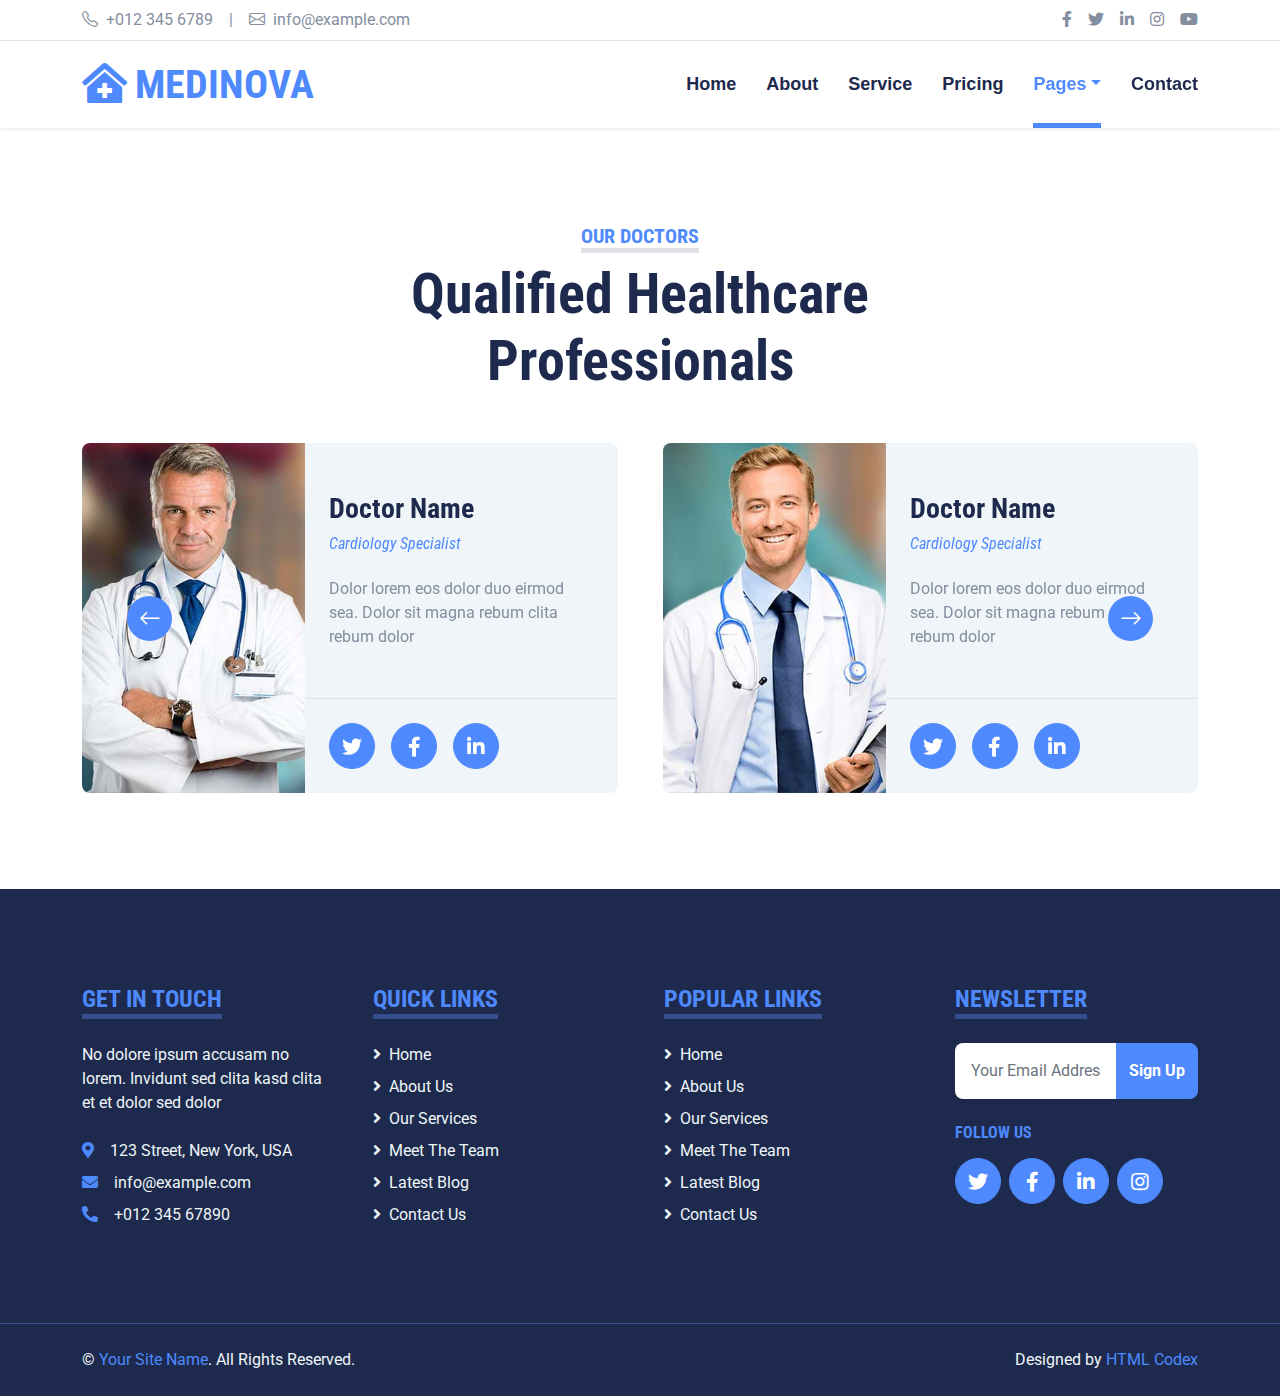
<file: hospital-website-template/team.html>
<!DOCTYPE html>
<html lang="en">

<head>
    <meta charset="utf-8">
    <title>MEDINOVA - Hospital Website Template</title>
    <meta content="width=device-width, initial-scale=1.0" name="viewport">
    <meta content="Free HTML Templates" name="keywords">
    <meta content="Free HTML Templates" name="description">

    <!-- Favicon -->
    <link href="img/favicon.ico" rel="icon">

    <!-- Google Web Fonts -->
    <link rel="preconnect" href="https://fonts.gstatic.com">
    <link href="https://fonts.googleapis.com/css2?family=Roboto+Condensed:wght@400;700&family=Roboto:wght@400;700&display=swap" rel="stylesheet">  

    <!-- Icon Font Stylesheet -->
    <link href="https://cdnjs.cloudflare.com/ajax/libs/font-awesome/5.15.0/css/all.min.css" rel="stylesheet">
    <link href="https://cdn.jsdelivr.net/npm/bootstrap-icons@1.4.1/font/bootstrap-icons.css" rel="stylesheet">

    <!-- Libraries Stylesheet -->
    <link href="lib/owlcarousel/assets/owl.carousel.min.css" rel="stylesheet">
    <link href="lib/tempusdominus/css/tempusdominus-bootstrap-4.min.css" rel="stylesheet" />

    <!-- Customized Bootstrap Stylesheet -->
    <link href="css/bootstrap.min.css" rel="stylesheet">

    <!-- Template Stylesheet -->
    <link href="css/style.css" rel="stylesheet">
</head>

<body>
    <!-- Topbar Start -->
    <div class="container-fluid py-2 border-bottom d-none d-lg-block">
        <div class="container">
            <div class="row">
                <div class="col-md-6 text-center text-lg-start mb-2 mb-lg-0">
                    <div class="d-inline-flex align-items-center">
                        <a class="text-decoration-none text-body pe-3" href=""><i class="bi bi-telephone me-2"></i>+012 345 6789</a>
                        <span class="text-body">|</span>
                        <a class="text-decoration-none text-body px-3" href=""><i class="bi bi-envelope me-2"></i>info@example.com</a>
                    </div>
                </div>
                <div class="col-md-6 text-center text-lg-end">
                    <div class="d-inline-flex align-items-center">
                        <a class="text-body px-2" href="">
                            <i class="fab fa-facebook-f"></i>
                        </a>
                        <a class="text-body px-2" href="">
                            <i class="fab fa-twitter"></i>
                        </a>
                        <a class="text-body px-2" href="">
                            <i class="fab fa-linkedin-in"></i>
                        </a>
                        <a class="text-body px-2" href="">
                            <i class="fab fa-instagram"></i>
                        </a>
                        <a class="text-body ps-2" href="">
                            <i class="fab fa-youtube"></i>
                        </a>
                    </div>
                </div>
            </div>
        </div>
    </div>
    <!-- Topbar End -->


    <!-- Navbar Start -->
    <div class="container-fluid sticky-top bg-white shadow-sm mb-5">
        <div class="container">
            <nav class="navbar navbar-expand-lg bg-white navbar-light py-3 py-lg-0">
                <a href="index.html" class="navbar-brand">
                    <h1 class="m-0 text-uppercase text-primary"><i class="fa fa-clinic-medical me-2"></i>Medinova</h1>
                </a>
                <button class="navbar-toggler" type="button" data-bs-toggle="collapse" data-bs-target="#navbarCollapse">
                    <span class="navbar-toggler-icon"></span>
                </button>
                <div class="collapse navbar-collapse" id="navbarCollapse">
                    <div class="navbar-nav ms-auto py-0">
                        <a href="index.html" class="nav-item nav-link">Home</a>
                        <a href="about.html" class="nav-item nav-link">About</a>
                        <a href="service.html" class="nav-item nav-link">Service</a>
                        <a href="price.html" class="nav-item nav-link">Pricing</a>
                        <div class="nav-item dropdown">
                            <a href="#" class="nav-link dropdown-toggle active" data-bs-toggle="dropdown">Pages</a>
                            <div class="dropdown-menu m-0">
                                <a href="blog.html" class="dropdown-item">Blog Grid</a>
                                <a href="detail.html" class="dropdown-item">Blog Detail</a>
                                <a href="team.html" class="dropdown-item active">The Team</a>
                                <a href="testimonial.html" class="dropdown-item">Testimonial</a>
                                <a href="appointment.html" class="dropdown-item">Appointment</a>
                                <a href="search.html" class="dropdown-item">Search</a>
                            </div>
                        </div>
                        <a href="contact.html" class="nav-item nav-link">Contact</a>
                    </div>
                </div>
            </nav>
        </div>
    </div>
    <!-- Navbar End -->


    <!-- Team Start -->
    <div class="container-fluid py-5">
        <div class="container">
            <div class="text-center mx-auto mb-5" style="max-width: 500px;">
                <h5 class="d-inline-block text-primary text-uppercase border-bottom border-5">Our Doctors</h5>
                <h1 class="display-4">Qualified Healthcare Professionals</h1>
            </div>
            <div class="owl-carousel team-carousel position-relative">
                <div class="team-item">
                    <div class="row g-0 bg-light rounded overflow-hidden">
                        <div class="col-12 col-sm-5 h-100">
                            <img class="img-fluid h-100" src="img/team-1.jpg" style="object-fit: cover;">
                        </div>
                        <div class="col-12 col-sm-7 h-100 d-flex flex-column">
                            <div class="mt-auto p-4">
                                <h3>Doctor Name</h3>
                                <h6 class="fw-normal fst-italic text-primary mb-4">Cardiology Specialist</h6>
                                <p class="m-0">Dolor lorem eos dolor duo eirmod sea. Dolor sit magna rebum clita rebum dolor</p>
                            </div>
                            <div class="d-flex mt-auto border-top p-4">
                                <a class="btn btn-lg btn-primary btn-lg-square rounded-circle me-3" href="#"><i class="fab fa-twitter"></i></a>
                                <a class="btn btn-lg btn-primary btn-lg-square rounded-circle me-3" href="#"><i class="fab fa-facebook-f"></i></a>
                                <a class="btn btn-lg btn-primary btn-lg-square rounded-circle" href="#"><i class="fab fa-linkedin-in"></i></a>
                            </div>
                        </div>
                    </div>
                </div>
                <div class="team-item">
                    <div class="row g-0 bg-light rounded overflow-hidden">
                        <div class="col-12 col-sm-5 h-100">
                            <img class="img-fluid h-100" src="img/team-2.jpg" style="object-fit: cover;">
                        </div>
                        <div class="col-12 col-sm-7 h-100 d-flex flex-column">
                            <div class="mt-auto p-4">
                                <h3>Doctor Name</h3>
                                <h6 class="fw-normal fst-italic text-primary mb-4">Cardiology Specialist</h6>
                                <p class="m-0">Dolor lorem eos dolor duo eirmod sea. Dolor sit magna rebum clita rebum dolor</p>
                            </div>
                            <div class="d-flex mt-auto border-top p-4">
                                <a class="btn btn-lg btn-primary btn-lg-square rounded-circle me-3" href="#"><i class="fab fa-twitter"></i></a>
                                <a class="btn btn-lg btn-primary btn-lg-square rounded-circle me-3" href="#"><i class="fab fa-facebook-f"></i></a>
                                <a class="btn btn-lg btn-primary btn-lg-square rounded-circle" href="#"><i class="fab fa-linkedin-in"></i></a>
                            </div>
                        </div>
                    </div>
                </div>
                <div class="team-item">
                    <div class="row g-0 bg-light rounded overflow-hidden">
                        <div class="col-12 col-sm-5 h-100">
                            <img class="img-fluid h-100" src="img/team-3.jpg" style="object-fit: cover;">
                        </div>
                        <div class="col-12 col-sm-7 h-100 d-flex flex-column">
                            <div class="mt-auto p-4">
                                <h3>Doctor Name</h3>
                                <h6 class="fw-normal fst-italic text-primary mb-4">Cardiology Specialist</h6>
                                <p class="m-0">Dolor lorem eos dolor duo eirmod sea. Dolor sit magna rebum clita rebum dolor</p>
                            </div>
                            <div class="d-flex mt-auto border-top p-4">
                                <a class="btn btn-lg btn-primary btn-lg-square rounded-circle me-3" href="#"><i class="fab fa-twitter"></i></a>
                                <a class="btn btn-lg btn-primary btn-lg-square rounded-circle me-3" href="#"><i class="fab fa-facebook-f"></i></a>
                                <a class="btn btn-lg btn-primary btn-lg-square rounded-circle" href="#"><i class="fab fa-linkedin-in"></i></a>
                            </div>
                        </div>
                    </div>
                </div>
            </div>
        </div>
    </div>
    <!-- Team End -->


    <!-- Footer Start -->
    <div class="container-fluid bg-dark text-light mt-5 py-5">
        <div class="container py-5">
            <div class="row g-5">
                <div class="col-lg-3 col-md-6">
                    <h4 class="d-inline-block text-primary text-uppercase border-bottom border-5 border-secondary mb-4">Get In Touch</h4>
                    <p class="mb-4">No dolore ipsum accusam no lorem. Invidunt sed clita kasd clita et et dolor sed dolor</p>
                    <p class="mb-2"><i class="fa fa-map-marker-alt text-primary me-3"></i>123 Street, New York, USA</p>
                    <p class="mb-2"><i class="fa fa-envelope text-primary me-3"></i>info@example.com</p>
                    <p class="mb-0"><i class="fa fa-phone-alt text-primary me-3"></i>+012 345 67890</p>
                </div>
                <div class="col-lg-3 col-md-6">
                    <h4 class="d-inline-block text-primary text-uppercase border-bottom border-5 border-secondary mb-4">Quick Links</h4>
                    <div class="d-flex flex-column justify-content-start">
                        <a class="text-light mb-2" href="#"><i class="fa fa-angle-right me-2"></i>Home</a>
                        <a class="text-light mb-2" href="#"><i class="fa fa-angle-right me-2"></i>About Us</a>
                        <a class="text-light mb-2" href="#"><i class="fa fa-angle-right me-2"></i>Our Services</a>
                        <a class="text-light mb-2" href="#"><i class="fa fa-angle-right me-2"></i>Meet The Team</a>
                        <a class="text-light mb-2" href="#"><i class="fa fa-angle-right me-2"></i>Latest Blog</a>
                        <a class="text-light" href="#"><i class="fa fa-angle-right me-2"></i>Contact Us</a>
                    </div>
                </div>
                <div class="col-lg-3 col-md-6">
                    <h4 class="d-inline-block text-primary text-uppercase border-bottom border-5 border-secondary mb-4">Popular Links</h4>
                    <div class="d-flex flex-column justify-content-start">
                        <a class="text-light mb-2" href="#"><i class="fa fa-angle-right me-2"></i>Home</a>
                        <a class="text-light mb-2" href="#"><i class="fa fa-angle-right me-2"></i>About Us</a>
                        <a class="text-light mb-2" href="#"><i class="fa fa-angle-right me-2"></i>Our Services</a>
                        <a class="text-light mb-2" href="#"><i class="fa fa-angle-right me-2"></i>Meet The Team</a>
                        <a class="text-light mb-2" href="#"><i class="fa fa-angle-right me-2"></i>Latest Blog</a>
                        <a class="text-light" href="#"><i class="fa fa-angle-right me-2"></i>Contact Us</a>
                    </div>
                </div>
                <div class="col-lg-3 col-md-6">
                    <h4 class="d-inline-block text-primary text-uppercase border-bottom border-5 border-secondary mb-4">Newsletter</h4>
                    <form action="">
                        <div class="input-group">
                            <input type="text" class="form-control p-3 border-0" placeholder="Your Email Address">
                            <button class="btn btn-primary">Sign Up</button>
                        </div>
                    </form>
                    <h6 class="text-primary text-uppercase mt-4 mb-3">Follow Us</h6>
                    <div class="d-flex">
                        <a class="btn btn-lg btn-primary btn-lg-square rounded-circle me-2" href="#"><i class="fab fa-twitter"></i></a>
                        <a class="btn btn-lg btn-primary btn-lg-square rounded-circle me-2" href="#"><i class="fab fa-facebook-f"></i></a>
                        <a class="btn btn-lg btn-primary btn-lg-square rounded-circle me-2" href="#"><i class="fab fa-linkedin-in"></i></a>
                        <a class="btn btn-lg btn-primary btn-lg-square rounded-circle" href="#"><i class="fab fa-instagram"></i></a>
                    </div>
                </div>
            </div>
        </div>
    </div>
    <div class="container-fluid bg-dark text-light border-top border-secondary py-4">
        <div class="container">
            <div class="row g-5">
                <div class="col-md-6 text-center text-md-start">
                    <p class="mb-md-0">&copy; <a class="text-primary" href="#">Your Site Name</a>. All Rights Reserved.</p>
                </div>
                <div class="col-md-6 text-center text-md-end">
                    <p class="mb-0">Designed by <a class="text-primary" href="https://htmlcodex.com">HTML Codex</a></p>
                </div>
            </div>
        </div>
    </div>
    <!-- Footer End -->


    <!-- Back to Top -->
    <a href="#" class="btn btn-lg btn-primary btn-lg-square back-to-top"><i class="bi bi-arrow-up"></i></a>


    <!-- JavaScript Libraries -->
    <script src="https://code.jquery.com/jquery-3.4.1.min.js"></script>
    <script src="https://cdn.jsdelivr.net/npm/bootstrap@5.0.0/dist/js/bootstrap.bundle.min.js"></script>
    <script src="lib/easing/easing.min.js"></script>
    <script src="lib/waypoints/waypoints.min.js"></script>
    <script src="lib/owlcarousel/owl.carousel.min.js"></script>
    <script src="lib/tempusdominus/js/moment.min.js"></script>
    <script src="lib/tempusdominus/js/moment-timezone.min.js"></script>
    <script src="lib/tempusdominus/js/tempusdominus-bootstrap-4.min.js"></script>

    <!-- Template Javascript -->
    <script src="js/main.js"></script>
</body>

</html>
</file>
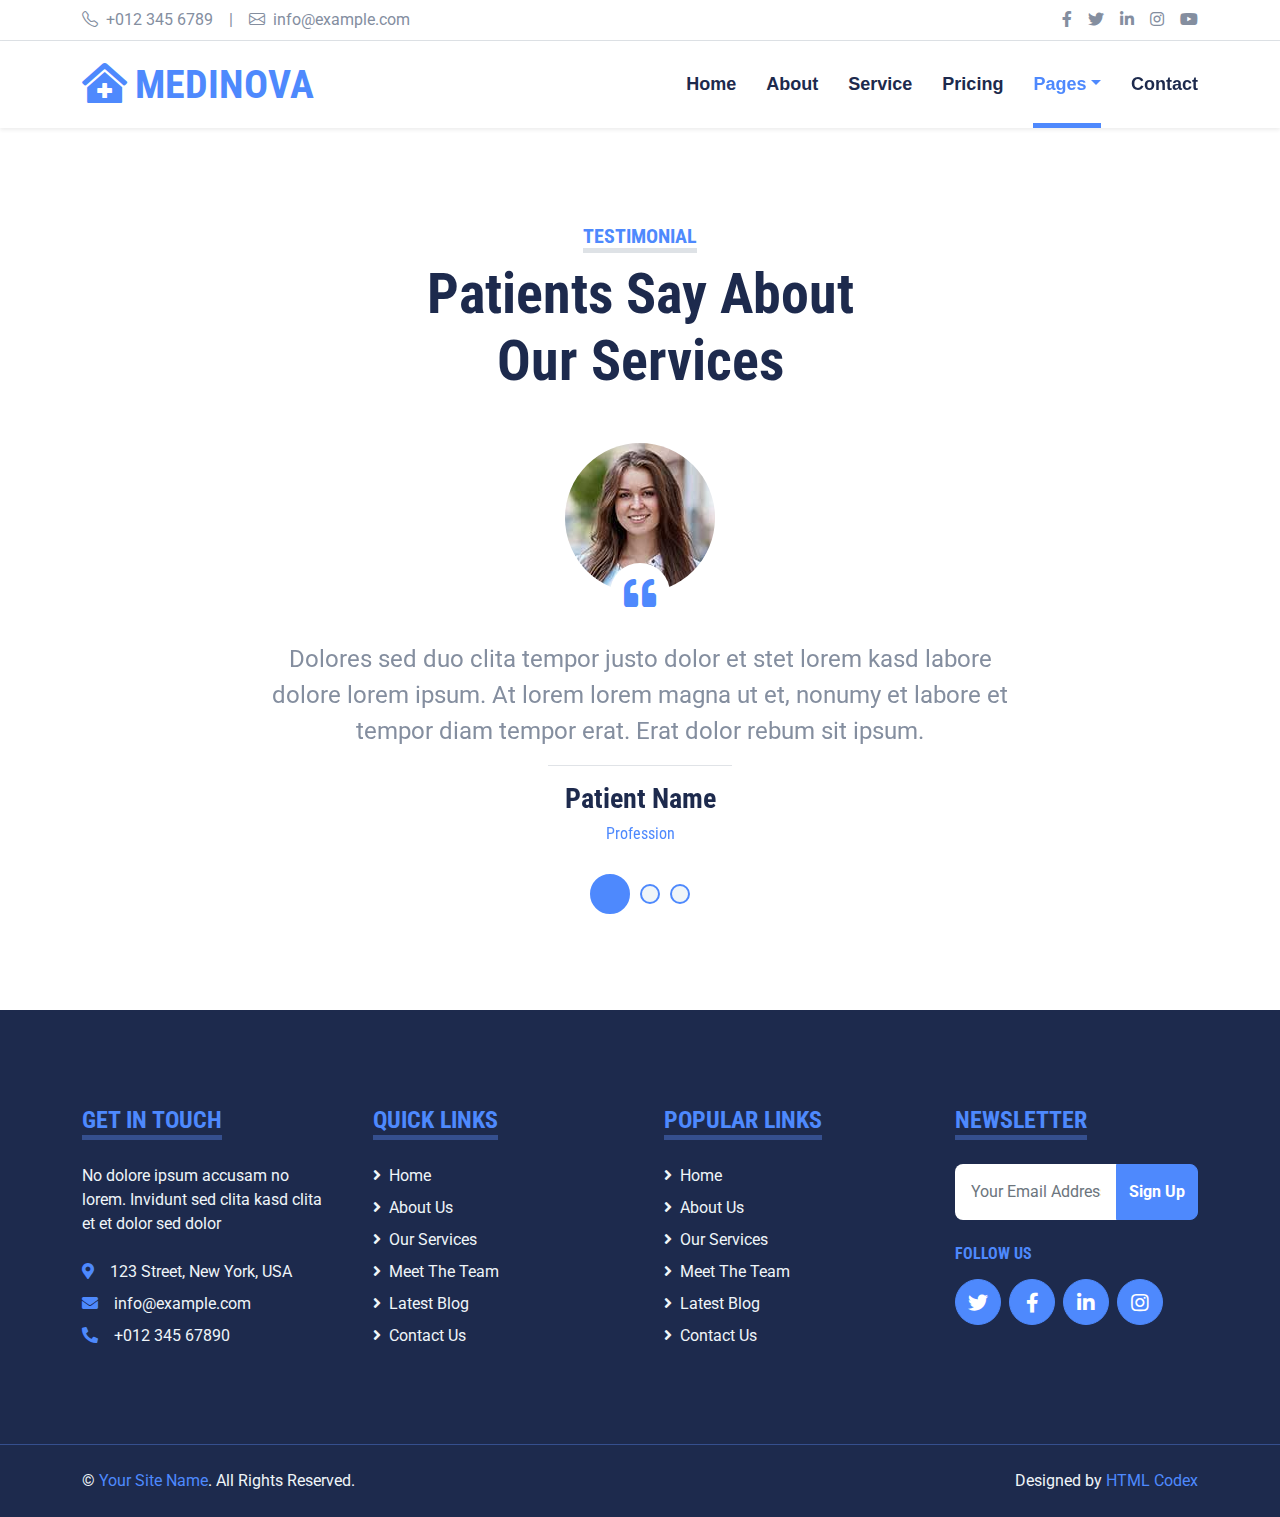
<file: hospital-website-template/testimonial.html>
<!DOCTYPE html>
<html lang="en">

<head>
    <meta charset="utf-8">
    <title>MEDINOVA - Hospital Website Template</title>
    <meta content="width=device-width, initial-scale=1.0" name="viewport">
    <meta content="Free HTML Templates" name="keywords">
    <meta content="Free HTML Templates" name="description">

    <!-- Favicon -->
    <link href="img/favicon.ico" rel="icon">

    <!-- Google Web Fonts -->
    <link rel="preconnect" href="https://fonts.gstatic.com">
    <link href="https://fonts.googleapis.com/css2?family=Roboto+Condensed:wght@400;700&family=Roboto:wght@400;700&display=swap" rel="stylesheet">  

    <!-- Icon Font Stylesheet -->
    <link href="https://cdnjs.cloudflare.com/ajax/libs/font-awesome/5.15.0/css/all.min.css" rel="stylesheet">
    <link href="https://cdn.jsdelivr.net/npm/bootstrap-icons@1.4.1/font/bootstrap-icons.css" rel="stylesheet">

    <!-- Libraries Stylesheet -->
    <link href="lib/owlcarousel/assets/owl.carousel.min.css" rel="stylesheet">
    <link href="lib/tempusdominus/css/tempusdominus-bootstrap-4.min.css" rel="stylesheet" />

    <!-- Customized Bootstrap Stylesheet -->
    <link href="css/bootstrap.min.css" rel="stylesheet">

    <!-- Template Stylesheet -->
    <link href="css/style.css" rel="stylesheet">
</head>

<body>
    <!-- Topbar Start -->
    <div class="container-fluid py-2 border-bottom d-none d-lg-block">
        <div class="container">
            <div class="row">
                <div class="col-md-6 text-center text-lg-start mb-2 mb-lg-0">
                    <div class="d-inline-flex align-items-center">
                        <a class="text-decoration-none text-body pe-3" href=""><i class="bi bi-telephone me-2"></i>+012 345 6789</a>
                        <span class="text-body">|</span>
                        <a class="text-decoration-none text-body px-3" href=""><i class="bi bi-envelope me-2"></i>info@example.com</a>
                    </div>
                </div>
                <div class="col-md-6 text-center text-lg-end">
                    <div class="d-inline-flex align-items-center">
                        <a class="text-body px-2" href="">
                            <i class="fab fa-facebook-f"></i>
                        </a>
                        <a class="text-body px-2" href="">
                            <i class="fab fa-twitter"></i>
                        </a>
                        <a class="text-body px-2" href="">
                            <i class="fab fa-linkedin-in"></i>
                        </a>
                        <a class="text-body px-2" href="">
                            <i class="fab fa-instagram"></i>
                        </a>
                        <a class="text-body ps-2" href="">
                            <i class="fab fa-youtube"></i>
                        </a>
                    </div>
                </div>
            </div>
        </div>
    </div>
    <!-- Topbar End -->


    <!-- Navbar Start -->
    <div class="container-fluid sticky-top bg-white shadow-sm mb-5">
        <div class="container">
            <nav class="navbar navbar-expand-lg bg-white navbar-light py-3 py-lg-0">
                <a href="index.html" class="navbar-brand">
                    <h1 class="m-0 text-uppercase text-primary"><i class="fa fa-clinic-medical me-2"></i>Medinova</h1>
                </a>
                <button class="navbar-toggler" type="button" data-bs-toggle="collapse" data-bs-target="#navbarCollapse">
                    <span class="navbar-toggler-icon"></span>
                </button>
                <div class="collapse navbar-collapse" id="navbarCollapse">
                    <div class="navbar-nav ms-auto py-0">
                        <a href="index.html" class="nav-item nav-link">Home</a>
                        <a href="about.html" class="nav-item nav-link">About</a>
                        <a href="service.html" class="nav-item nav-link">Service</a>
                        <a href="price.html" class="nav-item nav-link">Pricing</a>
                        <div class="nav-item dropdown">
                            <a href="#" class="nav-link dropdown-toggle active" data-bs-toggle="dropdown">Pages</a>
                            <div class="dropdown-menu m-0">
                                <a href="blog.html" class="dropdown-item">Blog Grid</a>
                                <a href="detail.html" class="dropdown-item">Blog Detail</a>
                                <a href="team.html" class="dropdown-item">The Team</a>
                                <a href="testimonial.html" class="dropdown-item active">Testimonial</a>
                                <a href="appointment.html" class="dropdown-item">Appointment</a>
                                <a href="search.html" class="dropdown-item">Search</a>
                            </div>
                        </div>
                        <a href="contact.html" class="nav-item nav-link">Contact</a>
                    </div>
                </div>
            </nav>
        </div>
    </div>
    <!-- Navbar End -->


    <!-- Testimonial Start -->
    <div class="container-fluid py-5">
        <div class="container">
            <div class="text-center mx-auto mb-5" style="max-width: 500px;">
                <h5 class="d-inline-block text-primary text-uppercase border-bottom border-5">Testimonial</h5>
                <h1 class="display-4">Patients Say About Our Services</h1>
            </div>
            <div class="row justify-content-center">
                <div class="col-lg-8">
                    <div class="owl-carousel testimonial-carousel">
                        <div class="testimonial-item text-center">
                            <div class="position-relative mb-5">
                                <img class="img-fluid rounded-circle mx-auto" src="img/testimonial-1.jpg" alt="">
                                <div class="position-absolute top-100 start-50 translate-middle d-flex align-items-center justify-content-center bg-white rounded-circle" style="width: 60px; height: 60px;">
                                    <i class="fa fa-quote-left fa-2x text-primary"></i>
                                </div>
                            </div>
                            <p class="fs-4 fw-normal">Dolores sed duo clita tempor justo dolor et stet lorem kasd labore dolore lorem ipsum. At lorem lorem magna ut et, nonumy et labore et tempor diam tempor erat. Erat dolor rebum sit ipsum.</p>
                            <hr class="w-25 mx-auto">
                            <h3>Patient Name</h3>
                            <h6 class="fw-normal text-primary mb-3">Profession</h6>
                        </div>
                        <div class="testimonial-item text-center">
                            <div class="position-relative mb-5">
                                <img class="img-fluid rounded-circle mx-auto" src="img/testimonial-2.jpg" alt="">
                                <div class="position-absolute top-100 start-50 translate-middle d-flex align-items-center justify-content-center bg-white rounded-circle" style="width: 60px; height: 60px;">
                                    <i class="fa fa-quote-left fa-2x text-primary"></i>
                                </div>
                            </div>
                            <p class="fs-4 fw-normal">Dolores sed duo clita tempor justo dolor et stet lorem kasd labore dolore lorem ipsum. At lorem lorem magna ut et, nonumy et labore et tempor diam tempor erat. Erat dolor rebum sit ipsum.</p>
                            <hr class="w-25 mx-auto">
                            <h3>Patient Name</h3>
                            <h6 class="fw-normal text-primary mb-3">Profession</h6>
                        </div>
                        <div class="testimonial-item text-center">
                            <div class="position-relative mb-5">
                                <img class="img-fluid rounded-circle mx-auto" src="img/testimonial-3.jpg" alt="">
                                <div class="position-absolute top-100 start-50 translate-middle d-flex align-items-center justify-content-center bg-white rounded-circle" style="width: 60px; height: 60px;">
                                    <i class="fa fa-quote-left fa-2x text-primary"></i>
                                </div>
                            </div>
                            <p class="fs-4 fw-normal">Dolores sed duo clita tempor justo dolor et stet lorem kasd labore dolore lorem ipsum. At lorem lorem magna ut et, nonumy et labore et tempor diam tempor erat. Erat dolor rebum sit ipsum.</p>
                            <hr class="w-25 mx-auto">
                            <h3>Patient Name</h3>
                            <h6 class="fw-normal text-primary mb-3">Profession</h6>
                        </div>
                    </div>
                </div>
            </div>
        </div>
    </div>
    <!-- Testimonial End -->


    <!-- Footer Start -->
    <div class="container-fluid bg-dark text-light mt-5 py-5">
        <div class="container py-5">
            <div class="row g-5">
                <div class="col-lg-3 col-md-6">
                    <h4 class="d-inline-block text-primary text-uppercase border-bottom border-5 border-secondary mb-4">Get In Touch</h4>
                    <p class="mb-4">No dolore ipsum accusam no lorem. Invidunt sed clita kasd clita et et dolor sed dolor</p>
                    <p class="mb-2"><i class="fa fa-map-marker-alt text-primary me-3"></i>123 Street, New York, USA</p>
                    <p class="mb-2"><i class="fa fa-envelope text-primary me-3"></i>info@example.com</p>
                    <p class="mb-0"><i class="fa fa-phone-alt text-primary me-3"></i>+012 345 67890</p>
                </div>
                <div class="col-lg-3 col-md-6">
                    <h4 class="d-inline-block text-primary text-uppercase border-bottom border-5 border-secondary mb-4">Quick Links</h4>
                    <div class="d-flex flex-column justify-content-start">
                        <a class="text-light mb-2" href="#"><i class="fa fa-angle-right me-2"></i>Home</a>
                        <a class="text-light mb-2" href="#"><i class="fa fa-angle-right me-2"></i>About Us</a>
                        <a class="text-light mb-2" href="#"><i class="fa fa-angle-right me-2"></i>Our Services</a>
                        <a class="text-light mb-2" href="#"><i class="fa fa-angle-right me-2"></i>Meet The Team</a>
                        <a class="text-light mb-2" href="#"><i class="fa fa-angle-right me-2"></i>Latest Blog</a>
                        <a class="text-light" href="#"><i class="fa fa-angle-right me-2"></i>Contact Us</a>
                    </div>
                </div>
                <div class="col-lg-3 col-md-6">
                    <h4 class="d-inline-block text-primary text-uppercase border-bottom border-5 border-secondary mb-4">Popular Links</h4>
                    <div class="d-flex flex-column justify-content-start">
                        <a class="text-light mb-2" href="#"><i class="fa fa-angle-right me-2"></i>Home</a>
                        <a class="text-light mb-2" href="#"><i class="fa fa-angle-right me-2"></i>About Us</a>
                        <a class="text-light mb-2" href="#"><i class="fa fa-angle-right me-2"></i>Our Services</a>
                        <a class="text-light mb-2" href="#"><i class="fa fa-angle-right me-2"></i>Meet The Team</a>
                        <a class="text-light mb-2" href="#"><i class="fa fa-angle-right me-2"></i>Latest Blog</a>
                        <a class="text-light" href="#"><i class="fa fa-angle-right me-2"></i>Contact Us</a>
                    </div>
                </div>
                <div class="col-lg-3 col-md-6">
                    <h4 class="d-inline-block text-primary text-uppercase border-bottom border-5 border-secondary mb-4">Newsletter</h4>
                    <form action="">
                        <div class="input-group">
                            <input type="text" class="form-control p-3 border-0" placeholder="Your Email Address">
                            <button class="btn btn-primary">Sign Up</button>
                        </div>
                    </form>
                    <h6 class="text-primary text-uppercase mt-4 mb-3">Follow Us</h6>
                    <div class="d-flex">
                        <a class="btn btn-lg btn-primary btn-lg-square rounded-circle me-2" href="#"><i class="fab fa-twitter"></i></a>
                        <a class="btn btn-lg btn-primary btn-lg-square rounded-circle me-2" href="#"><i class="fab fa-facebook-f"></i></a>
                        <a class="btn btn-lg btn-primary btn-lg-square rounded-circle me-2" href="#"><i class="fab fa-linkedin-in"></i></a>
                        <a class="btn btn-lg btn-primary btn-lg-square rounded-circle" href="#"><i class="fab fa-instagram"></i></a>
                    </div>
                </div>
            </div>
        </div>
    </div>
    <div class="container-fluid bg-dark text-light border-top border-secondary py-4">
        <div class="container">
            <div class="row g-5">
                <div class="col-md-6 text-center text-md-start">
                    <p class="mb-md-0">&copy; <a class="text-primary" href="#">Your Site Name</a>. All Rights Reserved.</p>
                </div>
                <div class="col-md-6 text-center text-md-end">
                    <p class="mb-0">Designed by <a class="text-primary" href="https://htmlcodex.com">HTML Codex</a></p>
                </div>
            </div>
        </div>
    </div>
    <!-- Footer End -->


    <!-- Back to Top -->
    <a href="#" class="btn btn-lg btn-primary btn-lg-square back-to-top"><i class="bi bi-arrow-up"></i></a>


    <!-- JavaScript Libraries -->
    <script src="https://code.jquery.com/jquery-3.4.1.min.js"></script>
    <script src="https://cdn.jsdelivr.net/npm/bootstrap@5.0.0/dist/js/bootstrap.bundle.min.js"></script>
    <script src="lib/easing/easing.min.js"></script>
    <script src="lib/waypoints/waypoints.min.js"></script>
    <script src="lib/owlcarousel/owl.carousel.min.js"></script>
    <script src="lib/tempusdominus/js/moment.min.js"></script>
    <script src="lib/tempusdominus/js/moment-timezone.min.js"></script>
    <script src="lib/tempusdominus/js/tempusdominus-bootstrap-4.min.js"></script>

    <!-- Template Javascript -->
    <script src="js/main.js"></script>
</body>

</html>
</file>
<file: hospital-website-template/css/style.css>
/********** Template CSS **********/
:root {
    --primary: #4e89fd;
    --secondary: #354F8E;
    --light: #EFF5F9;
    --dark: #1D2A4D;
}

.btn {
    font-weight: 700;
    transition: .5s;
}

.btn:hover {
    -webkit-box-shadow: 0 8px 6px -6px #555555;
    -moz-box-shadow: 0 8px 6px -6px #555555;
    box-shadow: 0 8px 6px -6px #555555;
}

.btn-primary {
    color: #FFFFFF;
}

.btn-square {
    width: 36px;
    height: 36px;
}

.btn-sm-square {
    width: 28px;
    height: 28px;
}

.btn-lg-square {
    width: 46px;
    height: 46px;
}

.btn-square,
.btn-sm-square,
.btn-lg-square {
    padding-left: 0;
    padding-right: 0;
    text-align: center;
}

.back-to-top {
    position: fixed;
    display: none;
    right: 30px;
    bottom: 0;
    border-radius: 50% 50% 0 0;
    z-index: 99;
}

.navbar-light .navbar-nav .nav-link {
    font-family: 'Jost', sans-serif;
    position: relative;
    margin-left: 30px;
    padding: 30px 0;
    font-size: 18px;
    font-weight: 700;
    color: var(--dark);
    outline: none;
    transition: .5s;
}

.navbar-light .navbar-nav .nav-link:hover,
.navbar-light .navbar-nav .nav-link.active {
    color: var(--primary);
}

@media (min-width: 992px) {
    .navbar-light .navbar-nav .nav-link::before {
        position: absolute;
        content: "";
        width: 0;
        height: 5px;
        bottom: 0;
        left: 50%;
        background: var(--primary);
        transition: .5s;
    }

    .navbar-light .navbar-nav .nav-link:hover::before,
    .navbar-light .navbar-nav .nav-link.active::before {
        width: 100%;
        left: 0;
    }
}

@media (max-width: 991.98px) {
    .navbar-light .navbar-nav .nav-link  {
        margin-left: 0;
        padding: 10px 0;
    }
}

.hero-header {
    background: url(../img/hero3.jpg) top right no-repeat;
    background-size: cover;
}

.service-item {
    position: relative;
    height: 350px;
    padding: 0 30px;
    transition: .5s;
}

.service-item .service-icon {
    width: 150px;
    height: 100px;
    display: flex;
    align-items: center;
    justify-content: center;
    background: var(--primary);
    border-radius: 50%;
    transform: rotate(-14deg);
}

.service-item .service-icon i {
    transform: rotate(15deg);
}

.service-item a.btn {
    position: absolute;
    width: 60px;
    bottom: -48px;
    left: 50%;
    margin-left: -30px;
    opacity: 0;
}

.service-item:hover a.btn {
    bottom: -24px;
    opacity: 1;
}

.price-carousel::after {
    position: absolute;
    content: "";
    width: 100%;
    height: 50%;
    bottom: 0;
    left: 0;
    background: var(--primary);
    border-radius: 8px 8px 50% 50%;
    z-index: -1;
}

.price-carousel .owl-nav {
    margin-top: 35px;
    width: 100%;
    text-align: center;
    display: flex;
    justify-content: center;
}

.price-carousel .owl-nav .owl-prev,
.price-carousel .owl-nav .owl-next{
    position: relative;
    margin: 0 5px;
    width: 45px;
    height: 45px;
    display: flex;
    align-items: center;
    justify-content: center;
    color: var(--primary);
    background: #FFFFFF;
    font-size: 22px;
    border-radius: 45px;
    transition: .5s;
}

.price-carousel .owl-nav .owl-prev:hover,
.price-carousel .owl-nav .owl-next:hover {
    color: var(--dark);
}

@media (min-width: 576px) {
    .team-item .row {
        height: 350px;
    }
}

.team-carousel .owl-nav {
    position: absolute;
    padding: 0 45px;
    width: 100%;
    height: 45px;
    top: calc(50% - 22.5px);
    left: 0;
    display: flex;
    justify-content: space-between;
}

.team-carousel .owl-nav .owl-prev,
.team-carousel .owl-nav .owl-next {
    position: relative;
    width: 45px;
    height: 45px;
    display: flex;
    align-items: center;
    justify-content: center;
    color: #FFFFFF;
    background: var(--primary);
    border-radius: 45px;
    font-size: 22px;
    transition: .5s;
}

.team-carousel .owl-nav .owl-prev:hover,
.team-carousel .owl-nav .owl-next:hover {
    background: var(--dark);
}

.testimonial-carousel .owl-dots {
    margin-top: 15px;
    display: flex;
    align-items: center;
    justify-content: center;
}

.testimonial-carousel .owl-dot {
    position: relative;
    display: inline-block;
    margin: 0 5px;
    width: 20px;
    height: 20px;
    background: var(--light);
    border: 2px solid var(--primary);
    border-radius: 20px;
    transition: .5s;
}

.testimonial-carousel .owl-dot.active {
    width: 40px;
    height: 40px;
    background: var(--primary);
}

.testimonial-carousel .owl-item img {
    width: 150px;
    height: 150px;
}
</file>
